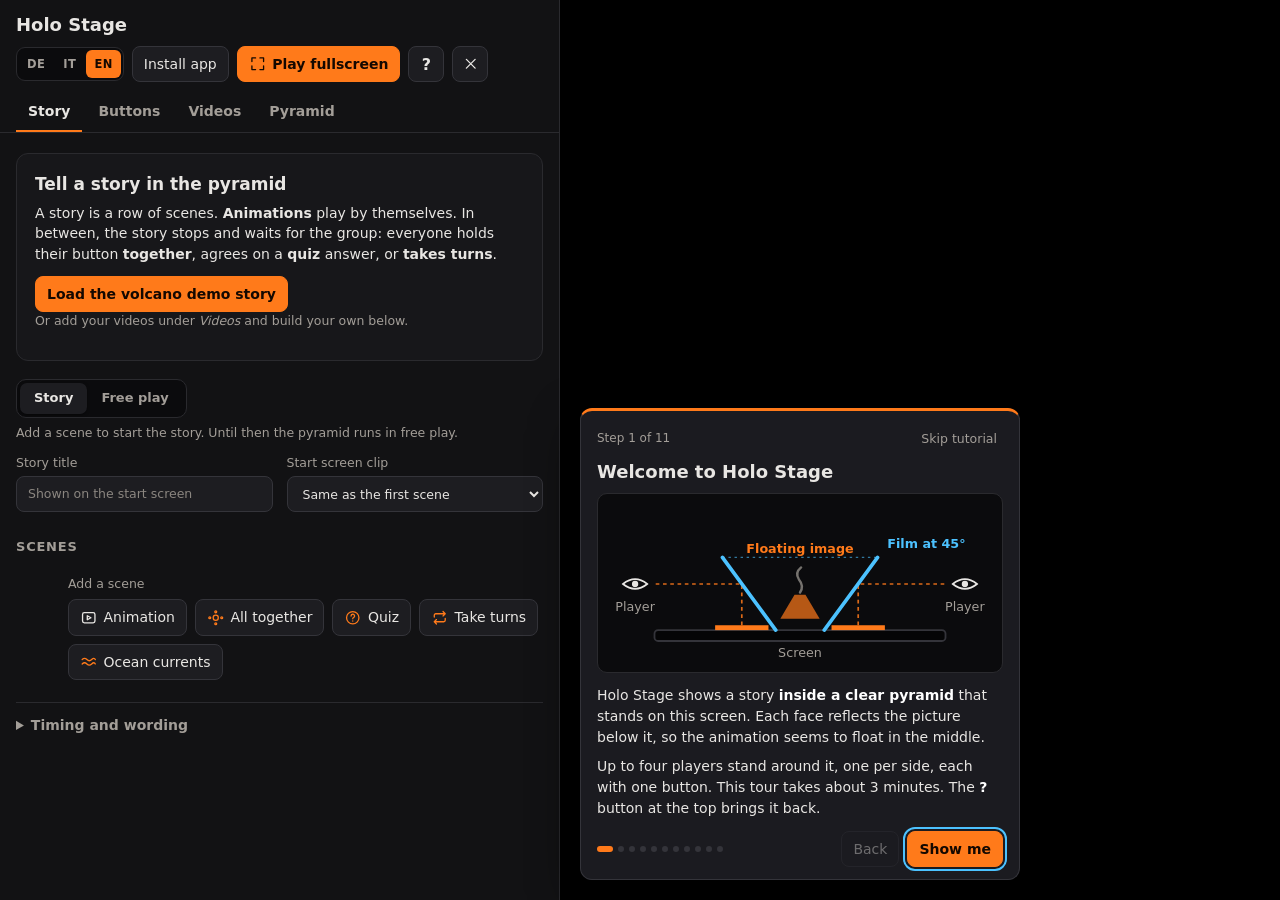
<file: index.html>
<!doctype html>
<html lang="en">
<head>
  <meta charset="utf-8">
  <meta name="viewport" content="width=device-width, initial-scale=1, viewport-fit=cover">
  <meta name="theme-color" content="#000000">
  <title>Holo Stage</title>
  <link rel="manifest" href="manifest.webmanifest">
  <link rel="icon" href="icons/icon-192.png">
  <link rel="apple-touch-icon" href="icons/icon-192.png">
  <meta name="apple-mobile-web-app-capable" content="yes">
  <link rel="stylesheet" href="style.css">
</head>
<body>
  <svg width="0" height="0" style="position:absolute" aria-hidden="true">
    <defs>
      <symbol id="i-setup" viewBox="0 0 24 24"><path d="M4 7h9M19 7h1M4 17h1M11 17h9"/><circle cx="16" cy="7" r="2.5"/><circle cx="8" cy="17" r="2.5"/></symbol>
      <symbol id="i-close" viewBox="0 0 24 24"><path d="M6 6l12 12M18 6L6 18"/></symbol>
      <symbol id="i-play" viewBox="0 0 24 24"><path d="M8 5l11 7-11 7z"/></symbol>
      <symbol id="i-pause" viewBox="0 0 24 24"><path d="M8 5v14M16 5v14"/></symbol>
      <symbol id="i-next" viewBox="0 0 24 24"><path d="M6 5l9 7-9 7zM18 5v14"/></symbol>
      <symbol id="i-prev" viewBox="0 0 24 24"><path d="M18 5l-9 7 9 7zM6 5v14"/></symbol>
      <symbol id="i-restart" viewBox="0 0 24 24"><path d="M4.5 12a7.5 7.5 0 1 0 2.4-5.5M4 4v4.5h4.5"/></symbol>
      <symbol id="i-up" viewBox="0 0 24 24"><path d="M6 14l6-6 6 6"/></symbol>
      <symbol id="i-down" viewBox="0 0 24 24"><path d="M6 10l6 6 6-6"/></symbol>
      <symbol id="i-trash" viewBox="0 0 24 24"><path d="M5 7h14M10 7V4.5h4V7M7 7l1 12.5h8L17 7"/></symbol>
      <symbol id="i-copy" viewBox="0 0 24 24"><rect x="8.5" y="8.5" width="11" height="11" rx="2"/><path d="M5 15.5V6a1.5 1.5 0 0 1 1.500-1.500H15"/></symbol>
      <symbol id="i-plus" viewBox="0 0 24 24"><path d="M12 5v14M5 12h14"/></symbol>
      <symbol id="i-film" viewBox="0 0 24 24"><rect x="3.500" y="5" width="17" height="14" rx="2.500"/><path d="M10 9.200l5 2.800-5 2.800z"/></symbol>
      <symbol id="i-together" viewBox="0 0 24 24"><circle cx="12" cy="12" r="3.500"/><circle cx="12" cy="3.800" r="1.300"/><circle cx="20.200" cy="12" r="1.300"/><circle cx="12" cy="20.200" r="1.300"/><circle cx="3.800" cy="12" r="1.300"/></symbol>
      <symbol id="i-quiz" viewBox="0 0 24 24"><circle cx="12" cy="12" r="8.500"/><path d="M9.700 9.600a2.400 2.400 0 1 1 3.500 2.100c-.8.400-1.200 1-1.200 1.800M12 16.400v.1"/></symbol>
      <symbol id="i-turns" viewBox="0 0 24 24"><path d="M16.500 3.500l3 3-3 3M4.500 11V8.500a2 2 0 0 1 2-2h13M7.500 20.500l-3-3 3-3M19.500 13v2.500a2 2 0 0 1-2 2h-13"/></symbol>
      <symbol id="i-wave" viewBox="0 0 24 24"><path d="M3 9c2.2-2.2 4.3-2.2 6.5 0s4.3 2.2 6.5 0 4-2.2 5 0M3 15c2.2-2.2 4.3-2.2 6.5 0s4.3 2.2 6.5 0 4-2.2 5 0"/></symbol>
      <symbol id="i-full" viewBox="0 0 24 24"><path d="M4 9V4h5M20 9V4h-5M4 15v5h5M20 15v5h-5"/></symbol>
      <symbol id="i-edit" viewBox="0 0 24 24"><path d="M4 20h4l10.5-10.5a2 2 0 0 0-4-4L4 16v4z"/></symbol>
    </defs>
  </svg>

  <!-- Display: square stage with four tiles in a cross, one per pyramid face -->
  <main id="stage" aria-label="Hologram stage" data-i18n-aria="ariaStage"></main>

  <!-- Guide controls: appear on pointer movement or a tap/hold in the top-left corner -->
  <div id="cornerHold" class="corner-hold" aria-hidden="true">
    <svg viewBox="0 0 36 36"><circle class="track" cx="18" cy="18" r="14"/><circle class="fill" cx="18" cy="18" r="14" pathLength="1" transform="rotate(-90 18 18)"/></svg>
  </div>
  <div id="transport" class="transport" role="toolbar" aria-label="Guide controls" data-i18n-aria="ariaGuideControls">
    <button id="gear" title="Setup (F1)" aria-label="Open setup" data-i18n-title="setupTitle" data-i18n-aria="openSetupAria"><svg class="ic"><use href="#i-setup"/></svg></button>
    <button id="tRestart" class="t-story" title="Back to the start (Home)" aria-label="Back to the start" data-i18n-title="restartTitle" data-i18n-aria="restartAria"><svg class="ic"><use href="#i-restart"/></svg></button>
    <button id="tPrev" class="t-story" title="Previous scene (←)" aria-label="Previous scene" data-i18n-title="prevTitle" data-i18n-aria="prevAria"><svg class="ic"><use href="#i-prev"/></svg></button>
    <button id="tPause" class="t-story" title="Pause (P)" aria-label="Pause" data-i18n-title="pauseTitle" data-i18n-aria="pauseAria"><svg class="ic"><use href="#i-pause"/></svg></button>
    <button id="tNext" class="t-story" title="Next scene (→)" aria-label="Next scene" data-i18n-title="nextTitle" data-i18n-aria="nextAria"><svg class="ic"><use href="#i-next"/></svg></button>
    <div id="tLang" class="lang-switch t-lang" role="group" aria-label="Language" data-i18n-aria="langAria">
      <button type="button" data-lang="de">DE</button><button type="button" data-lang="it">IT</button><button type="button" data-lang="en">EN</button>
    </div>
    <div id="tStatus" class="t-status t-story" aria-live="polite"></div>
  </div>

  <aside id="panel" class="panel" aria-label="Setup" data-i18n-aria="setupAria" hidden>
    <header class="panel-head">
      <div class="row spread">
        <h1>Holo Stage</h1>
        <div class="row">
          <div id="panelLang" class="lang-switch" role="group" aria-label="Language" data-i18n-aria="langAria">
            <button type="button" data-lang="de">DE</button><button type="button" data-lang="it">IT</button><button type="button" data-lang="en">EN</button>
          </div>
          <button id="btnInstall" hidden data-i18n="installApp">Install app</button>
          <button id="btnFullscreen" class="primary"><svg class="ic"><use href="#i-full"/></svg><span data-i18n="playFullscreen">Play fullscreen</span></button>
          <button id="btnTour" class="icon tour-btn" aria-label="Show the tutorial" title="Tutorial" data-i18n-aria="tourOpenAria" data-i18n-title="tourOpenTitle">?</button>
          <button id="btnClose" class="icon" aria-label="Close setup" title="Close setup (F1)" data-i18n-aria="closeSetupAria" data-i18n-title="closeSetupTitle"><svg class="ic"><use href="#i-close"/></svg></button>
        </div>
      </div>
      <nav class="tabs" role="tablist" aria-label="Setup sections" data-i18n-aria="tabsAria">
        <button role="tab" id="tab-btn-story" data-tab="story" aria-controls="tab-story" aria-selected="true" tabindex="0" data-i18n="tabStory">Story</button>
        <button role="tab" id="tab-btn-buttons" data-tab="buttons" aria-controls="tab-buttons" aria-selected="false" tabindex="-1" data-i18n="tabButtons">Buttons</button>
        <button role="tab" id="tab-btn-videos" data-tab="videos" aria-controls="tab-videos" aria-selected="false" tabindex="-1" data-i18n="tabVideos">Videos</button>
        <button role="tab" id="tab-btn-setup" data-tab="setup" aria-controls="tab-setup" aria-selected="false" tabindex="-1" data-i18n="tabSetup">Pyramid</button>
      </nav>
      <div id="clipShelf" class="clip-shelf" hidden></div>
    </header>

    <!-- ------------------------------------------------------------ Story -->
    <section class="tab" id="tab-story" role="tabpanel" aria-labelledby="tab-btn-story" tabindex="0">
      <div id="storyEmpty" class="empty" hidden>
        <h2 class="plain" data-i18n="emptyTitle">Tell a story in the pyramid</h2>
        <p data-i18n-html="emptyBodyHtml">A story is a row of scenes. <b>Animations</b> play by themselves. In between, the story stops and waits for the group: everyone holds their button <b>together</b>, agrees on a <b>quiz</b> answer, or <b>takes turns</b>.</p>
        <div class="row">
          <button class="primary" data-demo data-i18n="loadDemoStory">Load the volcano demo story</button>
        </div>
        <p class="hint" data-i18n-html="emptyHintHtml">Or add your videos under <i>Videos</i> and build your own below.</p>
      </div>

      <div id="storyMeta">
        <div class="seg" role="radiogroup" aria-label="What the pyramid runs" data-i18n-aria="runModeAria">
          <label><input type="radio" name="runMode" value="story"> <span data-i18n="modeStory">Story</span></label>
          <label><input type="radio" name="runMode" value="free"> <span data-i18n="modeFree">Free play</span></label>
        </div>
        <p class="hint" id="modeHint"></p>
        <div class="grid">
          <label><span data-i18n="storyTitle">Story title</span> <input id="sTitle" placeholder="Shown on the start screen" data-i18n-placeholder="storyTitlePlaceholder"></label>
          <label><span data-i18n="attractClip">Start screen clip</span> <select id="sAttract" data-clip-slot></select></label>
        </div>
      </div>

      <h2 data-i18n="scenes">Scenes</h2>
      <ol id="scenes" class="scenes"></ol>
      <div class="add-scene">
        <span class="hint" data-i18n="addScene">Add a scene</span>
        <div class="row" id="addScene"></div>
      </div>

      <details class="more">
        <summary data-i18n="timingAndWording">Timing and wording</summary>
        <div class="grid">
          <label><span data-i18n="joinSeconds">Wait for others to join (s)</span> <input id="sJoin" type="number" min="1" max="60" step="1"></label>
          <label><span data-i18n="idleReset">Back to start when nobody presses (s, 0 = never)</span> <input id="sIdle" type="number" min="0" max="600" step="5"></label>
        </div>
        <p class="hint" id="sWordsHint">The words the pyramid itself uses. Change them to your language. <code>{name}</code> is the player’s name.</p>
        <div class="grid" id="sWords"></div>
      </details>
    </section>

    <!-- ------------------------------------------------------------ Buttons -->
    <section class="tab" id="tab-buttons" role="tabpanel" aria-labelledby="tab-btn-buttons" tabindex="0" hidden>
      <h2 data-i18n="liveInput">Live input</h2>
      <p class="hint" data-i18n="liveInputHint">Press any key, gamepad or arcade button to see what the app receives.</p>
      <div id="lastInput" class="last-input">—</div>

      <h2 data-i18n="playersHeading">Players</h2>
      <p class="hint" data-i18n="playersHint">One player per pyramid face. Give each the color of their physical button: the hologram uses it to show who is who.</p>
      <div id="players" class="players"></div>
    </section>

    <!-- ------------------------------------------------------------ Videos -->
    <section class="tab" id="tab-videos" role="tabpanel" aria-labelledby="tab-btn-videos" tabindex="0" hidden>
      <h2 data-i18n="videoLibrary">Video library</h2>
      <div class="row">
        <label class="button primary"><span data-i18n="addVideos">Add video…</span><input id="fileInput" type="file" accept="video/*" hidden></label>
        <button data-demo data-i18n="loadVolcanoDemo">Load volcano demo</button>
      </div>
      <p class="hint" data-i18n="videosHint">Drop video files anywhere on this panel. Videos are stored in this browser, so they keep working offline. Use the plain, upright video on a black background. The app rotates and flips it for each face.</p>
      <div id="libPreview" class="lib-preview" hidden>
        <div class="row spread">
          <span id="libPreviewName" class="name"></span>
          <button id="libPreviewClose" class="icon" aria-label="Close preview" title="Close preview" data-i18n-aria="closePreview" data-i18n-title="closePreview"><svg class="ic"><use href="#i-close"/></svg></button>
        </div>
        <video id="libPreviewVideo" controls loop muted playsinline></video>
      </div>
      <ul id="library" class="library"></ul>
      <input id="replaceInput" type="file" accept="video/*" hidden>
      <p id="pendingClips" class="hint" hidden></p>
      <p id="storage" class="hint"></p>

      <h2 data-i18n="includedClips">Included clips</h2>
      <p class="hint" data-i18n="includedClipsHint">Ready-made hologram clips bundled with this app. Preview or add individual clips, or load a full pack into your library.</p>
      <div id="builtinPacks" class="builtin-packs"></div>

      <h2 data-i18n="minigamesHeading">Interactive minigame</h2>
      <div class="builtin-pack">
        <div class="row spread builtin-pack-head">
          <strong data-i18n="currentsGameTitle">Ocean Currents (Thermal Convection)</strong>
        </div>
        <p class="hint" data-i18n="currentsGameHint">Play directly on this screen or in 4-sided pyramid mode, or add an Ocean currents scene to any story.</p>
        <div class="row">
          <a class="button primary" href="ocean_currents/index.html" target="_blank" rel="noopener" data-i18n="openCurrentsScreen">Play on screen ↗</a>
          <a class="button" href="ocean_currents/index.html?pyramid=1" target="_blank" rel="noopener" data-i18n="openCurrentsPyramid">4-side pyramid ↗</a>
        </div>
      </div>
    </section>

    <!-- ------------------------------------------------------------ Pyramid -->
    <section class="tab" id="tab-setup" role="tabpanel" aria-labelledby="tab-btn-setup" tabindex="0" hidden>
      <h2 data-i18n="layoutHeading">Layout</h2>
      <div class="grid">
        <label><span data-i18n="tileSize">Tile size</span> <input id="lTile" type="range" min="0.15" max="0.5" step="0.005"><output></output></label>
        <label><span data-i18n="centerHole">Center hole</span> <input id="lHole" type="range" min="0" max="0.6" step="0.005"><output></output></label>
        <label><span data-i18n="edgeFade">Edge fade</span> <input id="lFeather" type="range" min="0" max="0.25" step="0.005"><output></output></label>
        <label><span data-i18n="crossfadeMs">Crossfade (ms)</span> <input id="lFade" type="range" min="0" max="1500" step="50"><output></output></label>
        <label><span data-i18n="orientation">Orientation</span>
          <select id="lOrientation">
            <option value="outward" data-i18n="orientOutward">Small end on screen (phone/tablet pyramid)</option>
            <option value="inward" data-i18n="orientInward">Big end on screen (apex points up)</option>
          </select>
        </label>
        <label><span data-i18n="rotateStage">Rotate stage</span>
          <select id="lRotate">
            <option value="0">0°</option><option value="90">90°</option>
            <option value="180">180°</option><option value="270">270°</option>
          </select>
        </label>
        <label class="check"><input id="lMirror" type="checkbox"> <span data-i18n="mirrorLR">Mirror left/right</span></label>
        <label class="check"><input id="lTap" type="checkbox"> <span data-i18n="tapTrigger">Touching a tile presses its button</span></label>
        <label class="check"><input id="lGuides" type="checkbox"> <span data-i18n="showGuides">Show alignment guides</span></label>
        <label class="check"><input id="lKiosk" type="checkbox"> <span data-i18n="kioskLock">Exhibit lock (hold top-left corner to show controls)</span></label>
        <label class="check"><input id="lSound" type="checkbox"> <span data-i18n="soundEffects">Sound effects</span></label>
      </div>

      <div id="buildSection">
      <h2 data-i18n="buildHeading">Build the pyramid</h2>
      <p class="hint" data-i18n="buildHint">Enter your screen size. The sizes follow the tile size and center hole above, so the pyramid fits the picture exactly.</p>
      <div class="grid three">
        <label><span data-i18n="screenDiag">Screen diagonal (inch)</span> <input id="bDiag" type="number" min="3" max="100" step="0.1" inputmode="decimal"></label>
        <label><span data-i18n="screenRatio">Aspect ratio</span>
          <select id="bRatio">
            <option value="16:9">16:9</option><option value="16:10">16:10</option><option value="4:3">4:3</option>
            <option value="3:2">3:2</option><option value="19.5:9">19.5:9</option><option value="20:9">20:9</option>
          </select>
        </label>
        <label><span data-i18n="screenShort">Short side of the picture (mm)</span> <input id="bShort" type="number" min="40" max="1500" step="1" inputmode="decimal"></label>
      </div>
      <p class="hint" data-i18n="screenShortHint">Most accurate: measure the short side of the lit picture (without the frame) with a ruler and type it in.</p>
      <div class="build">
        <svg id="bPreview" class="build-preview" aria-hidden="true"></svg>
        <dl id="bDims" class="build-dims"></dl>
      </div>
      <div class="row">
        <button id="btnPrintTemplate" class="primary" data-i18n="printTemplate">Print cutting template</button>
      </div>
      <p class="hint" id="bSheet"></p>
      <details class="more" id="bGuide">
        <summary data-i18n="buildSteps">How to cut and assemble it</summary>
        <ol id="bSteps" class="steps"></ol>
      </details>
      </div>

      <h2 data-i18n="backupHeading">Backup</h2>
      <div class="row" id="backupRow">
        <button id="btnExport" data-i18n="exportBtn">Export story and settings</button>
        <label class="button"><span data-i18n="importBtn">Import</span><input id="importInput" type="file" accept="application/json" hidden></label>
        <button id="btnReset" class="danger" data-i18n="resetBtn">Reset everything</button>
      </div>
      <p class="hint" data-i18n="backupHint">The file contains the story, players, buttons and layout. It doesn’t contain the videos; on another device they are linked again by file name.</p>
    </section>
    <div id="notice" class="notice" role="status" aria-live="polite" hidden></div>
  </aside>

  <template id="tplPlayer">
    <article class="player">
      <div class="row">
        <input class="p-color" type="color" aria-label="Button color" data-i18n-aria="buttonColorAria">
        <input class="p-name" aria-label="Player name" data-i18n-aria="playerNameAria">
        <button class="p-test" data-i18n="testPress">Test press</button>
      </div>
      <div class="grid two">
        <label><span data-i18n="pyramidFace">Pyramid face</span>
          <select class="p-side">
            <option value="bottom" data-i18n="sideBottom">Bottom (near edge)</option>
            <option value="right" data-i18n="sideRight">Right</option>
            <option value="top" data-i18n="sideTop">Top (far edge)</option>
            <option value="left" data-i18n="sideLeft">Left</option>
          </select>
        </label>
        <div class="binding">
          <span><span data-i18n="buttonLabel">Button</span> <b class="p-binding">none</b></span>
          <div class="row">
            <button class="p-learn" data-i18n="assignButton">Assign button</button>
            <button class="p-unbind" title="Remove button" data-i18n="clear" data-i18n-title="removeButtonTitle">Clear</button>
          </div>
        </div>
        <label><span data-i18n="faceLang">Face language</span>
          <select class="p-lang">
            <option value="" data-i18n="faceLangApp">Same as app</option>
            <option value="de">Deutsch</option>
            <option value="it">Italiano</option>
            <option value="en">English</option>
          </select>
        </label>
      </div>
      <details class="more">
        <summary data-i18n="freePlayClips">Free play clips</summary>
        <p class="hint" data-i18n-html="onlyFreePlayHtml">Only used in <i>Free play</i>, when no story runs.</p>
        <label><span data-i18n="modeLabel">Mode</span>
          <select class="p-mode">
            <option value="trigger" data-i18n="modeTrigger">Trigger (idle loop, each press plays an action)</option>
            <option value="cycle" data-i18n="modeCycle">Cycle (each press switches to the next clip)</option>
          </select>
        </label>
        <label class="check"><input class="p-interrupt" type="checkbox"> <span data-i18n="interruptCheck">A press during an action restarts it right away</span></label>
        <div class="label-edit">
          <label><span data-i18n="infoLabel">Info label (shown in the hologram)</span>
            <textarea class="p-ltext" rows="2" placeholder="e.g. Press your button to erupt!" data-i18n-placeholder="infoLabelPlaceholder"></textarea>
          </label>
          <div class="grid three">
            <label><span data-i18n="position">Position</span>
              <select class="p-lpos">
                <option value="top" data-i18n="posTop">Top of clip</option>
                <option value="middle" data-i18n="posMiddle">Middle</option>
                <option value="bottom" data-i18n="posBottom">Bottom of clip</option>
              </select>
            </label>
            <label><span data-i18n="show">Show</span>
              <select class="p-lshow">
                <option value="always" data-i18n="showAlways">Always</option>
                <option value="idle" data-i18n="showIdle">Only while idle</option>
                <option value="action" data-i18n="showAction">Only during action</option>
              </select>
            </label>
            <label><span data-i18n="color">Color</span> <input class="p-lcolor" type="color"></label>
          </div>
          <label><span data-i18n="textSize">Text size</span> <input class="p-lsize" type="range" min="0.03" max="0.2" step="0.005"></label>
        </div>
        <ol class="p-clips"></ol>
        <select class="p-add" data-clip-slot aria-label="Add a clip to this player" data-i18n-aria="addClipToPlayerAria"></select>
      </details>
    </article>
  </template>

  <!-- First-run tutorial: a card that walks through the setup panel -->
  <section id="tour" class="tour" role="dialog" aria-modal="false" aria-labelledby="tourTitle" hidden>
    <div class="row spread">
      <span id="tourCount" class="tour-count"></span>
      <button id="tourSkip" class="tour-skip" data-i18n="tourSkip">Skip tutorial</button>
    </div>
    <h2 id="tourTitle" class="plain"></h2>
    <div id="tourArt" class="tour-art-wrap" hidden></div>
    <div id="tourBody" class="tour-body"></div>
    <div class="row spread">
      <div id="tourDots" class="tour-dots" aria-hidden="true"></div>
      <div class="row">
        <button id="tourBack" data-i18n="tourBack">Back</button>
        <button id="tourNext" class="primary" data-i18n="tourNext">Next</button>
      </div>
    </div>
  </section>

  <!-- Filled only while printing the cutting template; hidden on screen -->
  <div id="printSheet" aria-hidden="true"></div>

  <script src="i18n.js"></script>
  <script src="app.js"></script>
  <script src="currents.js"></script>
  <script src="story.js"></script>
  <script src="ui.js"></script>
</body>
</html>
</file>
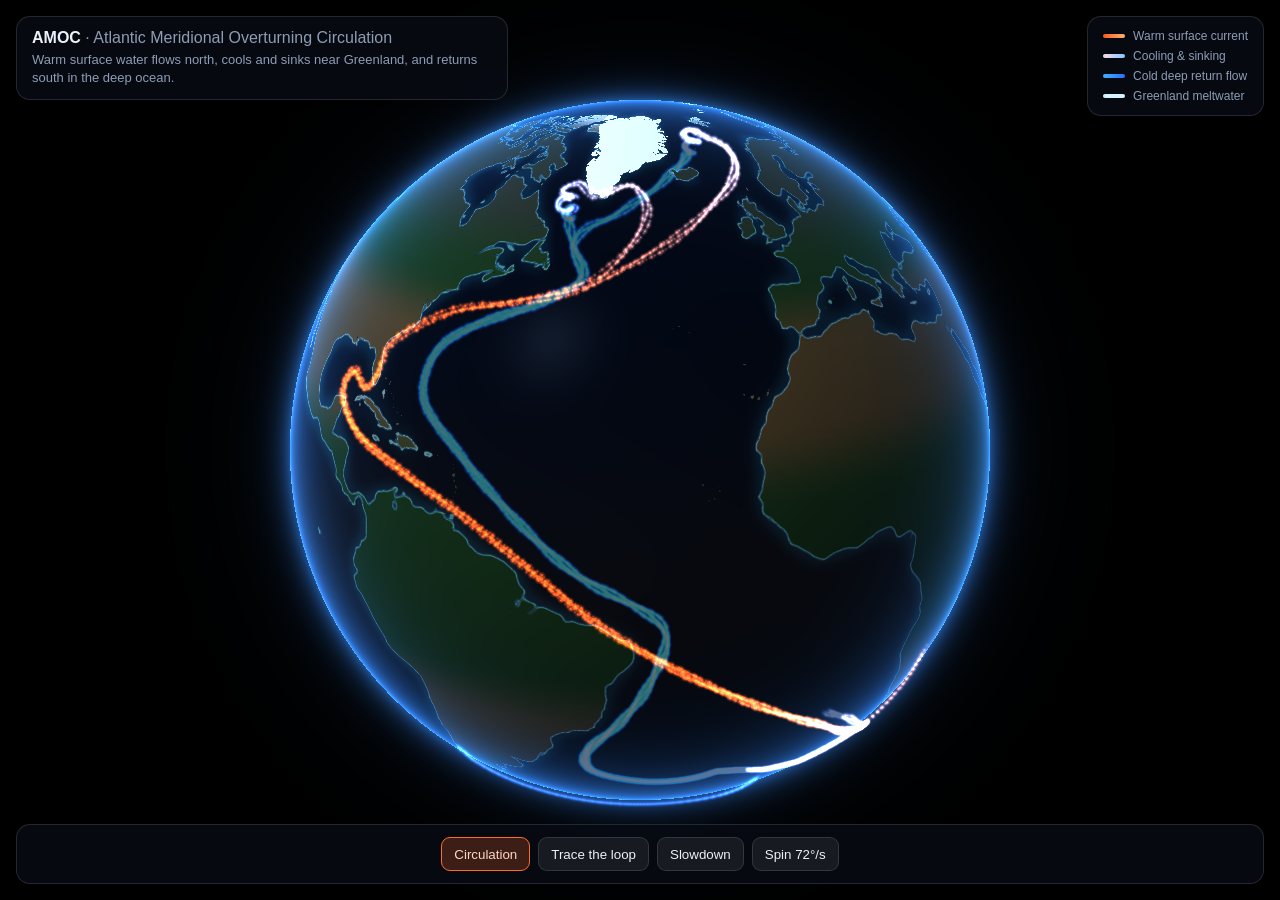
<file: amoc/index.html>
<!doctype html>
<html lang="en">
<head>
<meta charset="utf-8">
<meta name="viewport" content="width=device-width, initial-scale=1">
<title>AMOC Ocean Conveyor</title>
<style>
  :root {
    --panel: rgba(8, 12, 20, 0.82);
    --line: rgba(255, 255, 255, 0.12);
    --fg: #eaf1fb;
    --muted: #8d9db5;
    --warm: #ff6a2b;
    --cold: #3cb4ff;
  }
  * { box-sizing: border-box; margin: 0; padding: 0; }
  html, body { width: 100%; height: 100%; overflow: hidden; background: #000; color: var(--fg);
    font-family: -apple-system, BlinkMacSystemFont, "Segoe UI", Roboto, Inter, sans-serif; user-select: none; }
  canvas { display: block; width: 100%; height: 100%; cursor: grab; touch-action: none; }
  canvas:active { cursor: grabbing; }
  .hud { position: fixed; inset: 0; pointer-events: none; display: flex; flex-direction: column;
    justify-content: space-between; padding: 16px; }
  body.headless .hud { display: none; }
  .card { pointer-events: auto; background: var(--panel); border: 1px solid var(--line); border-radius: 14px;
    padding: 12px 15px; backdrop-filter: blur(10px); -webkit-backdrop-filter: blur(10px); }
  .top { display: flex; justify-content: space-between; gap: 12px; flex-wrap: wrap; align-items: flex-start; }
  h1 { font-size: 16px; font-weight: 650; }
  h1 span { color: var(--muted); font-weight: 500; }
  .caption { font-size: 13px; color: var(--muted); margin-top: 4px; max-width: 460px; line-height: 1.4; min-height: 2.8em; }
  .legend { display: grid; gap: 6px; font-size: 12px; color: var(--muted); }
  .legend div { display: flex; align-items: center; gap: 8px; }
  .sw { width: 22px; height: 4px; border-radius: 2px; }
  .bar { display: flex; flex-wrap: wrap; gap: 8px; align-items: center; justify-content: center; }
  button { appearance: none; background: rgba(255,255,255,0.07); color: var(--fg); border: 1px solid var(--line);
    border-radius: 9px; padding: 7px 12px; min-height: 34px; font: 600 12.5px/1 inherit; cursor: pointer; }
  button:hover { background: rgba(255,255,255,0.14); }
  button[aria-pressed="true"] { background: rgba(255,106,43,0.22); border-color: var(--warm); color: #ffd6c2; }
  @media (max-width: 560px) { .legend { display: none; } }
</style>
</head>
<body>
<canvas id="gl"></canvas>
<div class="hud">
  <div class="top">
    <div class="card">
      <h1>AMOC <span>· Atlantic Meridional Overturning Circulation</span></h1>
      <p class="caption" id="caption">Warm surface water flows north, cools and sinks near Greenland, and returns south in the deep ocean.</p>
    </div>
    <div class="card legend">
      <div><i class="sw" style="background:linear-gradient(90deg,#ff5a1f,#ffb070)"></i>Warm surface current</div>
      <div><i class="sw" style="background:linear-gradient(90deg,#ffd9e8,#7fc8ff)"></i>Cooling &amp; sinking</div>
      <div><i class="sw" style="background:linear-gradient(90deg,#3cb4ff,#2a6dff)"></i>Cold deep return flow</div>
      <div><i class="sw" style="background:#d8f3ff"></i>Greenland meltwater</div>
    </div>
  </div>
  <div class="card bar">
    <button data-mode="loop" aria-pressed="true">Circulation</button>
    <button data-mode="story" aria-pressed="false">Trace the loop</button>
    <button data-mode="weaken" aria-pressed="false">Slowdown</button>
    <button id="spin" aria-pressed="false">Spin 72°/s</button>
  </div>
</div>

<script>
'use strict';
// ---------------------------------------------------------------- math
const D2R = Math.PI / 180;
const clamp = (x, a, b) => Math.min(b, Math.max(a, x));
const lerp = (a, b, t) => a + (b - a) * t;
const smooth = (e0, e1, x) => { const t = clamp((x - e0) / (e1 - e0), 0, 1); return t * t * (3 - 2 * t); };
const ease = t => t * t * (3 - 2 * t);
function llv(lat, lon) {
  const a = lat * D2R, b = lon * D2R;
  return [Math.cos(a) * Math.sin(b), Math.sin(a), Math.cos(a) * Math.cos(b)];
}
const vadd = (a, b) => [a[0] + b[0], a[1] + b[1], a[2] + b[2]];
const vsub = (a, b) => [a[0] - b[0], a[1] - b[1], a[2] - b[2]];
const vmul = (a, s) => [a[0] * s, a[1] * s, a[2] * s];
const vlen = a => Math.hypot(a[0], a[1], a[2]);
const vnorm = a => vmul(a, 1 / (vlen(a) || 1));
const vcross = (a, b) => [a[1] * b[2] - a[2] * b[1], a[2] * b[0] - a[0] * b[2], a[0] * b[1] - a[1] * b[0]];
const vdot = (a, b) => a[0] * b[0] + a[1] * b[1] + a[2] * b[2];

// row-major 3x3 globe rotation: object (lat/lon) space -> world, so (lat0, lon0) faces the camera
function globeRot(lat0, lon0) {
  const y = -lon0 * D2R, x = lat0 * D2R;
  const cy = Math.cos(y), sy = Math.sin(y), cx = Math.cos(x), sx = Math.sin(x);
  const Ry = [cy, 0, sy, 0, 1, 0, -sy, 0, cy];
  const Rx = [1, 0, 0, 0, cx, -sx, 0, sx, cx];
  const m = new Array(9);
  for (let r = 0; r < 3; r++) for (let c = 0; c < 3; c++)
    m[r * 3 + c] = Rx[r * 3] * Ry[c] + Rx[r * 3 + 1] * Ry[3 + c] + Rx[r * 3 + 2] * Ry[6 + c];
  return m;
}
const colMajor3 = m => new Float32Array([m[0], m[3], m[6], m[1], m[4], m[7], m[2], m[5], m[8]]);
const mulT3 = (m, v) => [m[0] * v[0] + m[3] * v[1] + m[6] * v[2], m[1] * v[0] + m[4] * v[1] + m[7] * v[2], m[2] * v[0] + m[5] * v[1] + m[8] * v[2]];

function perspective(fovy, aspect, n, f) {
  const t = 1 / Math.tan(fovy / 2);
  return [t / aspect, 0, 0, 0, 0, t, 0, 0, 0, 0, (f + n) / (n - f), -1, 0, 0, 2 * f * n / (n - f), 0];
}
function mul4(a, b) { // column-major
  const o = new Array(16);
  for (let c = 0; c < 4; c++) for (let r = 0; r < 4; r++) {
    let s = 0; for (let k = 0; k < 4; k++) s += a[k * 4 + r] * b[c * 4 + k]; o[c * 4 + r] = s;
  }
  return o;
}
function inv4(m) {
  const inv = new Array(16);
  inv[0] = m[5]*m[10]*m[15]-m[5]*m[11]*m[14]-m[9]*m[6]*m[15]+m[9]*m[7]*m[14]+m[13]*m[6]*m[11]-m[13]*m[7]*m[10];
  inv[4] = -m[4]*m[10]*m[15]+m[4]*m[11]*m[14]+m[8]*m[6]*m[15]-m[8]*m[7]*m[14]-m[12]*m[6]*m[11]+m[12]*m[7]*m[10];
  inv[8] = m[4]*m[9]*m[15]-m[4]*m[11]*m[13]-m[8]*m[5]*m[15]+m[8]*m[7]*m[13]+m[12]*m[5]*m[11]-m[12]*m[7]*m[9];
  inv[12] = -m[4]*m[9]*m[14]+m[4]*m[10]*m[13]+m[8]*m[5]*m[14]-m[8]*m[6]*m[13]-m[12]*m[5]*m[10]+m[12]*m[6]*m[9];
  inv[1] = -m[1]*m[10]*m[15]+m[1]*m[11]*m[14]+m[9]*m[2]*m[15]-m[9]*m[3]*m[14]-m[13]*m[2]*m[11]+m[13]*m[3]*m[10];
  inv[5] = m[0]*m[10]*m[15]-m[0]*m[11]*m[14]-m[8]*m[2]*m[15]+m[8]*m[3]*m[14]+m[12]*m[2]*m[11]-m[12]*m[3]*m[10];
  inv[9] = -m[0]*m[9]*m[15]+m[0]*m[11]*m[13]+m[8]*m[1]*m[15]-m[8]*m[3]*m[13]-m[12]*m[1]*m[11]+m[12]*m[3]*m[9];
  inv[13] = m[0]*m[9]*m[14]-m[0]*m[10]*m[13]-m[8]*m[1]*m[14]+m[8]*m[2]*m[13]+m[12]*m[1]*m[10]-m[12]*m[2]*m[9];
  inv[2] = m[1]*m[6]*m[15]-m[1]*m[7]*m[14]-m[5]*m[2]*m[15]+m[5]*m[3]*m[14]+m[13]*m[2]*m[7]-m[13]*m[3]*m[6];
  inv[6] = -m[0]*m[6]*m[15]+m[0]*m[7]*m[14]+m[4]*m[2]*m[15]-m[4]*m[3]*m[14]-m[12]*m[2]*m[7]+m[12]*m[3]*m[6];
  inv[10] = m[0]*m[5]*m[15]-m[0]*m[7]*m[13]-m[4]*m[1]*m[15]+m[4]*m[3]*m[13]+m[12]*m[1]*m[7]-m[12]*m[3]*m[5];
  inv[14] = -m[0]*m[5]*m[14]+m[0]*m[6]*m[13]+m[4]*m[1]*m[14]-m[4]*m[2]*m[13]-m[12]*m[1]*m[6]+m[12]*m[2]*m[5];
  inv[3] = -m[1]*m[6]*m[11]+m[1]*m[7]*m[10]+m[5]*m[2]*m[11]-m[5]*m[3]*m[10]-m[9]*m[2]*m[7]+m[9]*m[3]*m[6];
  inv[7] = m[0]*m[6]*m[11]-m[0]*m[7]*m[10]-m[4]*m[2]*m[11]+m[4]*m[3]*m[10]+m[8]*m[2]*m[7]-m[8]*m[3]*m[6];
  inv[11] = -m[0]*m[5]*m[11]+m[0]*m[7]*m[9]+m[4]*m[1]*m[11]-m[4]*m[3]*m[9]-m[8]*m[1]*m[7]+m[8]*m[3]*m[5];
  inv[15] = m[0]*m[5]*m[10]-m[0]*m[6]*m[9]-m[4]*m[1]*m[10]+m[4]*m[2]*m[9]+m[8]*m[1]*m[6]-m[8]*m[2]*m[5];
  let det = m[0] * inv[0] + m[1] * inv[4] + m[2] * inv[8] + m[3] * inv[12];
  det = 1 / det;
  return inv.map(v => v * det);
}

// ---------------------------------------------------------------- current paths
// waypoint: [lat, lon, depth (0 surface .. 1 deep), temperature (1 warm .. 0 cold), speed, key?]
const SURF_R = 1.012, DEEP_R = 0.952;
const radiusAt = d => lerp(SURF_R, DEEP_R, d);

const UPPER_SOUTH = [
  [-39, 19, 0, 0.72, 1.0, 'start'],   // Agulhas leakage off the Cape
  [-34, 8, 0, 0.78, 1.0],
  [-26, -4, 0, 0.84, 1.0],
  [-17, -18, 0, 0.9, 1.05],
  [-9, -30, 0, 0.95, 1.1],
  [-2, -40, 0, 1, 1.2],                // North Brazil Current
  [5, -49, 0, 1, 1.3],
  [11, -59, 0, 1, 1.3],
  [15, -70, 0, 1, 1.25],               // Caribbean
  [18.5, -82, 0, 1, 1.25],
  [23, -87.5, 0, 1, 1.3],              // Loop Current
  [26, -86, 0, 1, 1.4],
  [24.3, -81.5, 0, 1, 1.7],            // Florida Straits
  [27, -79.8, 0, 1, 1.9],
  [31, -79.6, 0, 1, 2.0],              // Gulf Stream
  [35, -74.8, 0, 1, 2.0],
  [38.5, -68, 0, 0.96, 1.9],
  [41, -57, 0, 0.92, 1.7],
  [44, -45, 0, 0.86, 1.5],
];
const NORDIC_ARM = [
  [48.5, -34, 0, 0.8, 1.35],           // North Atlantic Current
  [53, -24, 0, 0.73, 1.25],
  [57.5, -15, 0, 0.66, 1.2],
  [61.5, -6, 0, 0.58, 1.1],            // Faroe–Shetland
  [65.5, 1, 0, 0.5, 1.0],              // Norwegian Atlantic Current
  [70, 4, 0, 0.42, 0.9],
  [73.5, -1, 0, 0.34, 0.8, 'sink'],    // Greenland Sea convection
];
const LABRADOR_ARM = [
  [49, -38, 0, 0.76, 1.3],
  [54.5, -33, 0, 0.68, 1.2],
  [59, -32.5, 0, 0.6, 1.1],            // Irminger Current
  [62, -37, 0, 0.52, 1.0],
  [60.5, -42.5, 0, 0.46, 1.0],
  [59.6, -46.5, 0, 0.4, 1.0],          // Cape Farewell
  [62, -52.5, 0, 0.33, 0.9],           // West Greenland Current
  [60, -56.5, 0, 0.28, 0.8, 'sink'],   // Labrador Sea convection
];
const DEEP_NORDIC = [
  [72.5, -11, 1, 0, 0.55],
  [68.5, -22, 1, 0, 0.6],
  [65.6, -28, 1, 0, 0.7],              // Denmark Strait overflow
  [62.5, -35, 1, 0, 0.65],
  [59, -42, 1, 0, 0.6],
  [56.5, -48.5, 1, 0, 0.6],
];
const DEEP_SOUTH = [
  [53, -50.5, 1, 0, 0.6],              // Deep Western Boundary Current
  [47.5, -46.5, 1, 0, 0.6],
  [42.5, -55, 1, 0, 0.6],
  [38, -66, 1, 0, 0.6],
  [33, -72.5, 1, 0, 0.6],
  [26, -72.5, 1, 0, 0.6],
  [19, -63, 1, 0, 0.6],
  [12, -54, 1, 0, 0.6],
  [4, -44, 1, 0, 0.6],
  [-5, -30.5, 1, 0, 0.6],
  [-14, -32, 1, 0, 0.6],
  [-24, -37, 1, 0, 0.6],
  [-34, -44, 1, 0, 0.6],
  [-43, -45, 1, 0, 0.6],
  [-51, -35, 1, 0, 0.6],
  [-57, -20, 1, 0.05, 0.6],
  [-60.5, -6, 1, 0.08, 0.6, 'up'],     // Southern Ocean upwelling
  [-61.5, 4, 0.65, 0.16, 0.6],
  [-59, 11, 0.25, 0.3, 0.7],
  [-54.5, 17, 0, 0.45, 0.85],
  [-47, 21, 0, 0.58, 0.95],
  [-42, 21.5, 0, 0.66, 1.0],
];
// Sinking: a tightening spiral from the surface down to the deep layer
function sinkSpiral(lat, lon, t0, turns = 2.4, n = 22) {
  const pts = [];
  for (let i = 1; i <= n; i++) {
    const u = i / n, ang = u * turns * 2 * Math.PI;
    const rad = lerp(2.6, 0.5, u);
    pts.push([lat + rad * Math.sin(ang) * 0.55, lon + rad * Math.cos(ang) / Math.cos(lat * D2R) * 0.55,
      ease(u), lerp(t0, 0, u), 0.55, i === n ? 'deep' : undefined]);
  }
  return pts;
}
const LOOPS = [
  { name: 'nordic', wps: [...UPPER_SOUTH, ...NORDIC_ARM, ...sinkSpiral(74.3, -5, 0.34), ...DEEP_NORDIC, ...DEEP_SOUTH], n: 660, bright: 1 },
  { name: 'labrador', wps: [...UPPER_SOUTH, ...LABRADOR_ARM, ...sinkSpiral(58, -54, 0.28), ...DEEP_SOUTH], n: 600, bright: 0.9 },
];
// Rest of the global conveyor (Indo-Pacific), dimmer context so the far side of the globe is not empty
const GLOBAL = { name: 'global', n: 520, bright: 0.5, wps: [
  [-60, 60, 1, 0, 0.6], [-61, 100, 1, 0, 0.6], [-60, 140, 1, 0, 0.6], [-52, 168, 1, 0, 0.6],
  [-38, -176, 1, 0, 0.6], [-18, -168, 1, 0, 0.6], [2, -165, 1, 0, 0.6], [20, -168, 1, 0, 0.6],
  [36, -172, 1, 0.05, 0.6], [44, -168, 0.6, 0.25, 0.6], [44, -178, 0.15, 0.45, 0.7], // North Pacific upwelling
  [38, 165, 0, 0.6, 0.9], [28, 152, 0, 0.72, 1.0], [17, 138, 0, 0.85, 1.0], [7, 128, 0, 0.95, 1.0],
  [-2, 121.5, 0, 1, 1.1], [-9, 114, 0, 1, 1.1],                           // Indonesian Throughflow
  [-13, 98, 0, 1, 1.0], [-17, 80, 0, 0.95, 1.0], [-22, 62, 0, 0.9, 1.0], [-30, 46, 0, 0.85, 1.1],
  [-36, 31, 0, 0.8, 1.3],                                                    // Agulhas Current
  [-41, 23, 0, 0.72, 1.1], [-47, 30, 0.4, 0.4, 0.8], [-55, 42, 0.9, 0.1, 0.6],
] };
// Antarctic Circumpolar Current: context ring, flows east all the way round
const ACC = { name: 'acc', wps: [], n: 420, bright: 0.26 };
for (let i = 0; i < 30; i++) {
  const lon = -180 + i * 12;
  ACC.wps.push([-56 - 3.5 * Math.sin(lon * D2R * 2 + 0.7) - 2 * Math.sin(lon * D2R * 5), lon, 0, 0.12, 1.0]);
}

const TABLE = 4096, LANES = 3, TRAIL = 7;

function catmull(p0, p1, p2, p3, t) { // centripetal Catmull–Rom
  const tj = (a, b) => Math.pow(Math.max(vlen(vsub(b, a)), 1e-6), 0.5);
  const t0 = 0, t1 = t0 + tj(p0, p1), t2 = t1 + tj(p1, p2), t3 = t2 + tj(p2, p3);
  const tt = lerp(t1, t2, t);
  const A1 = vadd(vmul(p0, (t1 - tt) / (t1 - t0)), vmul(p1, (tt - t0) / (t1 - t0)));
  const A2 = vadd(vmul(p1, (t2 - tt) / (t2 - t1)), vmul(p2, (tt - t1) / (t2 - t1)));
  const A3 = vadd(vmul(p2, (t3 - tt) / (t3 - t2)), vmul(p3, (tt - t2) / (t3 - t2)));
  const B1 = vadd(vmul(A1, (t2 - tt) / (t2 - t0)), vmul(A2, (tt - t0) / (t2 - t0)));
  const B2 = vadd(vmul(A2, (t3 - tt) / (t3 - t1)), vmul(A3, (tt - t1) / (t3 - t1)));
  return vadd(vmul(B1, (t2 - tt) / (t2 - t1)), vmul(B2, (tt - t1) / (t2 - t1)));
}

function buildPath(def) {
  const W = def.wps, n = W.length;
  const P = W.map(w => vmul(llv(w[0], w[1]), radiusAt(w[2])));
  const raw = []; // dense samples along the closed loop
  const keys = {};
  const SUB = 36;
  for (let i = 0; i < n; i++) {
    const a = W[i], b = W[(i + 1) % n];
    if (a[5]) keys[a[5]] = raw.length;
    for (let s = 0; s < SUB; s++) {
      const u = s / SUB;
      const p = catmull(P[(i - 1 + n) % n], P[i], P[(i + 1) % n], P[(i + 2) % n], u);
      const depth = lerp(a[2], b[2], u);
      const pos = vmul(vnorm(p), radiusAt(depth));
      raw.push({ pos, depth, temp: lerp(a[3], b[3], u), speed: lerp(a[4], b[4], u) });
    }
  }
  // arc length and travel time
  let arc = 0, tau = 0;
  raw[0].arc = 0; raw[0].tau = 0;
  for (let i = 1; i <= raw.length; i++) {
    const r0 = raw[i - 1], r1 = raw[i % raw.length];
    const ds = vlen(vsub(r1.pos, r0.pos));
    arc += ds; tau += ds / ((r0.speed + r1.speed) / 2);
    if (i < raw.length) { r1.arc = arc; r1.tau = tau; }
  }
  const totalArc = arc, totalTau = tau;
  // resample uniformly in travel time
  const tab = { x: new Float32Array(TABLE), y: new Float32Array(TABLE), z: new Float32Array(TABLE),
    temp: new Float32Array(TABLE), depth: new Float32Array(TABLE), arc: new Float32Array(TABLE),
    nx: new Float32Array(TABLE), ny: new Float32Array(TABLE), nz: new Float32Array(TABLE), w: new Float32Array(TABLE) };
  let j = 0;
  for (let k = 0; k < TABLE; k++) {
    const target = k / TABLE * totalTau;
    while (j < raw.length - 1 && raw[j + 1].tau < target) j++;
    const r0 = raw[j], r1 = raw[(j + 1) % raw.length];
    const t1 = j + 1 < raw.length ? r1.tau : totalTau, a1 = j + 1 < raw.length ? r1.arc : totalArc;
    const u = clamp((target - r0.tau) / Math.max(t1 - r0.tau, 1e-9), 0, 1);
    const pos = vadd(vmul(r0.pos, 1 - u), vmul(r1.pos, u));
    tab.x[k] = pos[0]; tab.y[k] = pos[1]; tab.z[k] = pos[2];
    tab.temp[k] = lerp(r0.temp, r1.temp, u);
    tab.depth[k] = lerp(r0.depth, r1.depth, u);
    tab.arc[k] = lerp(r0.arc, a1, u) / totalArc;
    const lat = Math.asin(clamp(pos[1] / vlen(pos), -1, 1)) / D2R;
    // how much this stretch belongs to the overturning (weakens in a slowdown); the Gulf Stream is wind-driven too
    tab.w[k] = Math.max(smooth(38, 52, lat), smooth(0.05, 0.35, tab.depth[k]), def.name === 'acc' || def.name === 'global' ? 0 : 0.35 * smooth(-30, -45, lat));
  }
  for (let k = 0; k < TABLE; k++) { // sideways direction, for lanes
    const a = (k - 2 + TABLE) % TABLE, b = (k + 2) % TABLE;
    const tg = [tab.x[b] - tab.x[a], tab.y[b] - tab.y[a], tab.z[b] - tab.z[a]];
    const up = [tab.x[k], tab.y[k], tab.z[k]];
    const sd = vnorm(vcross(tg, up));
    tab.nx[k] = sd[0]; tab.ny[k] = sd[1]; tab.nz[k] = sd[2];
  }
  const keyArc = {};
  for (const k in keys) keyArc[k] = raw[keys[k]].arc / totalArc;
  return { def, tab, totalTau, keyArc };
}

const PATHS = LOOPS.map(buildPath);
const CONTEXT_PATHS = [buildPath(ACC), buildPath(GLOBAL)];
const FLOW = 0.09; // radians per second at speed 1

// stage 0..4 -> fraction of the path revealed (0 start, 1 sinking, 2 deep, 3 upwelling, 4 whole loop)
function stageArc(path, stage) {
  const k = [0, path.keyArc.sink, path.keyArc.deep, path.keyArc.up, 1];
  if (stage >= 4) return 1.01;
  const i = Math.floor(clamp(stage, 0, 3.999));
  return lerp(k[i], k[i + 1], stage - i);
}

function tempColor(t) {
  // cold deep blue -> pale (cooling) -> warm orange-red
  const cold = [0.06, 0.32, 1.0], mid = [0.95, 0.8, 0.95], warm = [1.0, 0.32, 0.07];
  if (t < 0.5) { const u = smooth(0, 0.5, t); return [lerp(cold[0], mid[0], u), lerp(cold[1], mid[1], u), lerp(cold[2], mid[2], u)]; }
  const u = smooth(0.5, 1, t);
  return [lerp(mid[0], warm[0], u), lerp(mid[1], warm[1], u), lerp(mid[2], warm[2], u)];
}

// ---------------------------------------------------------------- meltwater seeds
function rng(seed) { let s = seed >>> 0; return () => ((s = (s * 1664525 + 1013904223) >>> 0) / 4294967296); }
const MELT = [];
{
  const r = rng(7);
  const east = [[76, -18], [73, -21], [70, -23], [67.5, -31], [65, -38.5], [62, -42]];
  const west = [[60.8, -47], [63.5, -51.5], [66.5, -53.8], [69.5, -52.5], [72.5, -56]];
  for (let i = 0; i < 520; i++) {
    const isEast = r() < 0.55, src = isEast ? east : west;
    const k = Math.floor(r() * (src.length - 1)), f = r();
    const lat = lerp(src[k][0], src[k + 1][0], f), lon = lerp(src[k][1], src[k + 1][1], f);
    const drift = isEast ? [-(3 + r() * 6), 1 + r() * 6] : [-(1 + r() * 4), -(4 + r() * 9)];
    MELT.push({ lat, lon, dlat: drift[0], dlon: drift[1], phase: r(), rate: 0.18 + r() * 0.12, wob: r() * 6.28 });
  }
}

// ---------------------------------------------------------------- WebGL
const canvas = document.getElementById('gl');
const gl = canvas.getContext('webgl2', { antialias: false, alpha: false, preserveDrawingBuffer: true, premultipliedAlpha: false });

function sh(type, src) {
  const s = gl.createShader(type); gl.shaderSource(s, src); gl.compileShader(s);
  if (!gl.getShaderParameter(s, gl.COMPILE_STATUS)) throw new Error(gl.getShaderInfoLog(s));
  return s;
}
function prog(vs, fs) {
  const p = gl.createProgram();
  gl.attachShader(p, sh(gl.VERTEX_SHADER, vs)); gl.attachShader(p, sh(gl.FRAGMENT_SHADER, fs)); gl.linkProgram(p);
  if (!gl.getProgramParameter(p, gl.LINK_STATUS)) throw new Error(gl.getProgramInfoLog(p));
  const u = {}; const n = gl.getProgramParameter(p, gl.ACTIVE_UNIFORMS);
  for (let i = 0; i < n; i++) { const name = gl.getActiveUniform(p, i).name; u[name] = gl.getUniformLocation(p, name); }
  return { p, u };
}

const globeProg = prog(`#version 300 es
in vec2 aPos; out vec2 vNdc;
void main() { vNdc = aPos; gl_Position = vec4(aPos, 0.0, 1.0); }`,
`#version 300 es
precision highp float;
in vec2 vNdc; out vec4 o;
uniform mat4 uInvVP; uniform vec3 uEye; uniform mat3 uM; uniform sampler2D uEarth;
uniform float uFade, uColdBlob, uMelt, uOceanAlpha;
const float PI = 3.14159265;
vec3 llv(float la, float lo) { la = radians(la); lo = radians(lo); return vec3(cos(la)*sin(lo), sin(la), cos(la)*cos(lo)); }
void main() {
  vec4 a = uInvVP * vec4(vNdc, -1.0, 1.0), b = uInvVP * vec4(vNdc, 1.0, 1.0);
  vec3 ro = uEye, rd = normalize(b.xyz / b.w - a.xyz / a.w);
  float bq = dot(ro, rd), c = dot(ro, ro) - 1.0, h = bq * bq - c;
  vec3 atmCol = vec3(0.22, 0.55, 1.0);
  float dmin = length(ro + rd * max(-bq, 0.0));
  if (h < 0.0) {
    float g = exp(-(dmin - 1.0) * 34.0) * 0.5 + exp(-(dmin - 1.0) * 9.0) * 0.07;
    o = vec4(atmCol * g * uFade, 0.0);
    return;
  }
  vec3 p = ro + rd * (-bq - sqrt(h));
  vec3 n = normalize(p), no = transpose(uM) * n;
  float lat = asin(clamp(no.y, -1.0, 1.0)), lon = atan(no.x, no.z);
  vec3 tex = texture(uEarth, vec2(lon / (2.0 * PI) + 0.5, 0.5 - lat / PI)).rgb;
  float latd = degrees(lat), lond = degrees(lon);
  float land = smoothstep(0.35, 0.65, tex.r);
  float coast = 1.0 - abs(tex.b * 2.0 - 1.0); coast = smoothstep(0.35, 1.0, coast);
  float shelf = smoothstep(0.03, 0.5, tex.g) * (1.0 - land);

  vec3 L = normalize(vec3(-0.45, 0.55, 0.75));
  float lam = max(dot(n, L), 0.0), view = max(dot(n, -rd), 0.0);
  float fres = pow(1.0 - view, 3.0);

  // land: greener tropics, dry subtropics, ice sheets on Greenland and Antarctica
  float alat = abs(latd);
  vec3 landCol = mix(vec3(0.07, 0.17, 0.09), vec3(0.24, 0.2, 0.13), smoothstep(12.0, 24.0, alat) * (1.0 - smoothstep(34.0, 44.0, alat)));
  landCol = mix(landCol, vec3(0.12, 0.15, 0.13), smoothstep(45.0, 58.0, alat));
  // Greenland only (not Baffin Island, Ellesmere or Iceland)
  float greenland = step(59.0, latd) * step(-58.0 - max(latd - 75.0, 0.0) * 2.2, lond) * step(lond, -11.0)
                  * (1.0 - step(latd, 67.5) * step(-26.0, lond));
  float ice = max(greenland * smoothstep(59.0, 62.0, latd), smoothstep(-62.0, -66.0, latd));
  ice = max(ice, smoothstep(74.0, 82.0, latd) * 0.7);
  landCol = mix(landCol, vec3(0.78, 0.86, 0.95) * (1.0 - 0.18 * uMelt * greenland), ice);
  landCol *= 0.32 + 0.9 * lam;

  // ocean: deep navy, lighter shelves, faintly warmer tropics
  vec3 sea = vec3(0.012, 0.045, 0.12) + vec3(0.03, 0.12, 0.16) * shelf;
  sea += vec3(0.05, 0.03, 0.0) * exp(-pow(latd / 22.0, 2.0));
  float blob = smoothstep(cos(radians(13.0)), 1.0, dot(no, llv(55.0, -34.0)));
  sea = mix(sea, vec3(0.08, 0.3, 0.55), blob * uColdBlob * 0.75);
  sea *= 0.45 + 0.75 * lam;
  sea += vec3(0.35, 0.45, 0.55) * pow(max(dot(reflect(rd, n), L), 0.0), 40.0) * 0.25;

  vec3 col = mix(sea, landCol, land) + vec3(0.32, 0.68, 0.9) * coast * (0.28 + 0.25 * lam);
  float alpha = mix(uOceanAlpha + (1.0 - uOceanAlpha) * fres, 1.0, land);
  vec3 rim = atmCol * (fres * 0.85 + pow(1.0 - view, 8.0) * 0.6);
  o = vec4((col * alpha + rim) * uFade, alpha * uFade);
}`);

const ptProg = prog(`#version 300 es
in vec3 aPos; in vec4 aCol; in vec2 aSD; // size px, depth
uniform mat4 uVP; uniform mat3 uM; uniform vec3 uEyeObj; uniform float uPx;
out vec4 vCol;
void main() {
  vec3 w = uM * aPos;
  gl_Position = uVP * vec4(w, 1.0);
  float R = mix(0.996, 0.9, aSD.y);
  vec3 d = aPos - uEyeObj; float L = length(d); vec3 dir = d / L;
  float b = dot(uEyeObj, dir), c = dot(uEyeObj, uEyeObj) - R * R, h = b * b - c;
  float vis = 1.0;
  if (h > 0.0 && (-b - sqrt(h)) < L - 0.003) vis = 1.0 - smoothstep(0.0, 0.012, h);
  vCol = vec4(aCol.rgb, aCol.a * vis);
  gl_PointSize = vis <= 0.0 ? 0.0 : aSD.x * uPx;
}`,
`#version 300 es
precision mediump float;
in vec4 vCol; out vec4 o;
void main() {
  float r = length(gl_PointCoord * 2.0 - 1.0);
  if (r > 1.0) discard;
  float a = exp(-r * r * 3.2) * (1.0 - smoothstep(0.8, 1.0, r));
  float core = pow(max(1.0 - r * 1.6, 0.0), 2.0);
  vec3 c = vCol.rgb * (1.0 + core * 0.9) + vec3(core * 0.12);
  o = vec4(c * vCol.a * a, 0.0);
}`);

const quad = gl.createBuffer();
gl.bindBuffer(gl.ARRAY_BUFFER, quad);
gl.bufferData(gl.ARRAY_BUFFER, new Float32Array([-1, -1, 3, -1, -1, 3]), gl.STATIC_DRAW);
const globeVAO = gl.createVertexArray();
gl.bindVertexArray(globeVAO);
{
  const loc = gl.getAttribLocation(globeProg.p, 'aPos');
  gl.enableVertexAttribArray(loc);
  gl.vertexAttribPointer(loc, 2, gl.FLOAT, false, 0, 0);
}

const STRIDE = 9;
function makePtBuf() {
  const vao = gl.createVertexArray(), buf = gl.createBuffer();
  gl.bindVertexArray(vao); gl.bindBuffer(gl.ARRAY_BUFFER, buf);
  const loc = n => gl.getAttribLocation(ptProg.p, n);
  gl.enableVertexAttribArray(loc('aPos')); gl.vertexAttribPointer(loc('aPos'), 3, gl.FLOAT, false, STRIDE * 4, 0);
  gl.enableVertexAttribArray(loc('aCol')); gl.vertexAttribPointer(loc('aCol'), 4, gl.FLOAT, false, STRIDE * 4, 12);
  gl.enableVertexAttribArray(loc('aSD')); gl.vertexAttribPointer(loc('aSD'), 2, gl.FLOAT, false, STRIDE * 4, 28);
  return { vao, buf, data: new Float32Array(STRIDE * 60000), n: 0 };
}
const deepBuf = makePtBuf(), surfBuf = makePtBuf();

const earthTex = gl.createTexture();
let LAND = null; // coarse land mask for CPU-side particles
function landAt(lat, lon) {
  if (!LAND) return 0;
  const x = Math.floor(((lon + 180) / 360 % 1 + 1) % 1 * 512), y = clamp(Math.floor((90 - lat) / 180 * 256), 0, 255);
  return LAND[y * 512 + x] / 255;
}
function loadEarth() {
  return new Promise((res, rej) => {
    const img = new Image();
    img.onload = () => {
      const c = document.createElement('canvas'); c.width = 512; c.height = 256;
      const cx = c.getContext('2d'); cx.drawImage(img, 0, 0, 512, 256);
      const px = cx.getImageData(0, 0, 512, 256).data;
      LAND = new Uint8Array(512 * 256);
      for (let i = 0; i < LAND.length; i++) LAND[i] = px[i * 4];
      gl.bindTexture(gl.TEXTURE_2D, earthTex);
      gl.texImage2D(gl.TEXTURE_2D, 0, gl.RGB, gl.RGB, gl.UNSIGNED_BYTE, img);
      gl.texParameteri(gl.TEXTURE_2D, gl.TEXTURE_MIN_FILTER, gl.LINEAR);
      gl.texParameteri(gl.TEXTURE_2D, gl.TEXTURE_MAG_FILTER, gl.LINEAR);
      gl.texParameteri(gl.TEXTURE_2D, gl.TEXTURE_WRAP_S, gl.REPEAT);
      gl.texParameteri(gl.TEXTURE_2D, gl.TEXTURE_WRAP_T, gl.CLAMP_TO_EDGE);
      res();
    };
    img.onerror = rej;
    img.src = 'earth.png';
  });
}

// ---------------------------------------------------------------- particles per frame
function push(pos, col, a, size, depth) {
  const B = depth > 0.5 ? deepBuf : surfBuf;
  if (B.n >= 60000) return;
  const o = B.n++ * STRIDE, d = B.data;
  d[o] = pos[0]; d[o + 1] = pos[1]; d[o + 2] = pos[2];
  d[o + 3] = col[0]; d[o + 4] = col[1]; d[o + 5] = col[2]; d[o + 6] = a;
  d[o + 7] = size; d[o + 8] = depth;
}

function sample(tab, tau, lane) {
  let f = (tau % 1 + 1) % 1 * TABLE;
  const i = Math.floor(f) % TABLE, j = (i + 1) % TABLE; f -= Math.floor(f);
  const off = lane * 0.0068 + 0.0035 * Math.sin(tau * 2 * Math.PI * 41 + lane * 2.1);
  const L = (k) => tab[k][i] + (tab[k][j] - tab[k][i]) * f;
  return {
    pos: [L('x') + L('nx') * off, L('y') + L('ny') * off, L('z') + L('nz') * off],
    temp: L('temp'), depth: L('depth'), arc: L('arc'), w: L('w'),
  };
}

function emitPath(path, st, opts) {
  const { tab, def } = path;
  const N = def.n;
  let rate = FLOW / path.totalTau; // travel-time fractions per second
  if (opts.loopDur) { // quantise so the loop clip is seamless
    const step = LANES / N;
    rate = Math.max(1, Math.round(rate * opts.loopDur / step)) * step / opts.loopDur;
  }
  const phase = opts.flowTime * rate;
  const revealArc = st.reveal !== undefined ? stageArc(path, st.reveal) : 1.01;
  const fade = st.fade;
  const strength = st.strength;
  const amoc = def.name === 'nordic' || def.name === 'labrador';
  const bright = def.bright * (amoc ? 1 : st.accAlpha);
  // faint guide ribbon
  const G = amoc ? 900 : 500;
  for (let g = 0; g < G; g++) {
    const s = sample(tab, g / G, 0);
    const vis = smooth(revealArc + 0.004, revealArc - 0.01, s.arc);
    if (vis <= 0) continue;
    const k = amoc ? lerp(1, strength * 0.7 + 0.15, s.w) : 1;
    const deep = s.depth > 0.5;
    push(s.pos, tempColor(s.temp), 0.085 * vis * fade * bright * k * (deep ? 1.6 : 1), deep ? 6 : 6.5, s.depth);
  }
  for (let i = 0; i < N; i++) {
    const lane = (i % LANES) - 1;
    const tau0 = i / N + phase;
    for (let t = 0; t < TRAIL; t++) {
      const s = sample(tab, tau0 - t * 0.0019, lane);
      const vis = smooth(revealArc + 0.002, revealArc - 0.012, s.arc);
      if (vis <= 0) continue;
      const k = amoc ? lerp(1, Math.pow(strength, 1.4) * 0.85 + 0.12, s.w) : 1;
      const tail = 1 - t / TRAIL;
      const deep = s.depth > 0.5;
      const a = (0.25 + 0.75 * tail * tail) * vis * fade * bright * k * (deep ? 1.85 : 1.0) * 0.62;
      const size = (3.0 + 3.6 * tail) * (deep ? 1.1 : 1.0);
      push(s.pos, tempColor(s.temp), a, size, s.depth);
    }
  }
  // glowing head where the trace is drawing
  if (st.reveal !== undefined && st.reveal > 0.02 && st.reveal < 3.99 && amoc) {
    let lo = 0, hi = TABLE - 1; // arc is monotonic in the table
    while (lo < hi) { const m = (lo + hi) >> 1; if (tab.arc[m] < revealArc) lo = m + 1; else hi = m; }
    const s = sample(tab, lo / TABLE, 0);
    const c = tempColor(s.temp);
    push(s.pos, c, 0.95 * fade, 22, s.depth);
    push(s.pos, [1, 1, 1], 0.8 * fade, 9, s.depth);
  }
}

function emitMelt(st, opts) {
  if (st.melt <= 0.001) return;
  const col = [0.8, 0.95, 1.0];
  for (const m of MELT) {
    for (let t = 0; t < 3; t++) {
      const u = ((m.phase + (opts.time ?? opts.flowTime) * m.rate - t * 0.018) % 1 + 1) % 1;
      const lat = m.lat + m.dlat * u + 0.6 * Math.sin(m.wob + u * 7);
      const lon = m.lon + m.dlon * u + 0.9 * Math.cos(m.wob + u * 5);
      const sea = 1 - landAt(lat, lon);
      if (sea < 0.1) continue;
      const a = st.melt * Math.sin(Math.PI * u) * 0.5 * (1 - t * 0.3) * st.fade * sea;
      push(vmul(llv(lat, lon), 1.016), col, a, 4.4 - t * 0.8, 0);
    }
  }
}

// ---------------------------------------------------------------- render
const DIST = 4.9, FOVY = 30 * D2R;
function render(o) {
  const width = Math.round(o.width || canvas.clientWidth * devicePixelRatio);
  const height = Math.round(o.height || canvas.clientHeight * devicePixelRatio);
  if (canvas.width !== width || canvas.height !== height) { canvas.width = width; canvas.height = height; }
  gl.viewport(0, 0, width, height);
  const st = {
    fade: o.fade ?? 1, strength: o.strength ?? 1, melt: o.melt ?? 0, coldBlob: o.coldBlob ?? 0,
    reveal: o.reveal, accAlpha: o.accAlpha ?? 1,
  };
  const M = globeRot(o.viewLat ?? 22, (o.viewLon ?? -34) - (o.spinDeg ?? 0));
  const aspect = width / height;
  // keep the globe the same size relative to the shorter side
  const fov = aspect >= 1 ? FOVY : 2 * Math.atan(Math.tan(FOVY / 2) / aspect);
  const proj = perspective(fov, aspect, 0.1, 20);
  const view = [1, 0, 0, 0, 0, 1, 0, 0, 0, 0, 1, 0, 0, -(o.camY ?? 0), -DIST, 1];
  const vp = mul4(proj, view);
  const eye = [0, o.camY ?? 0, DIST];
  const eyeObj = mulT3(M, eye);

  deepBuf.n = 0; surfBuf.n = 0;
  for (const p of CONTEXT_PATHS) emitPath(p, st, o);
  for (const p of PATHS) emitPath(p, st, o);
  emitMelt(st, o);

  gl.clearColor(0, 0, 0, 1);
  gl.clear(gl.COLOR_BUFFER_BIT);
  gl.enable(gl.BLEND);
  gl.blendFunc(gl.ONE, gl.ONE_MINUS_SRC_ALPHA);
  const pxScale = height / 720;
  const drawPts = (B) => {
    if (!B.n) return;
    gl.useProgram(ptProg.p);
    gl.uniformMatrix4fv(ptProg.u.uVP, false, new Float32Array(vp));
    gl.uniformMatrix3fv(ptProg.u.uM, false, colMajor3(M));
    gl.uniform3fv(ptProg.u.uEyeObj, eyeObj);
    gl.uniform1f(ptProg.u.uPx, pxScale);
    gl.bindVertexArray(B.vao); gl.bindBuffer(gl.ARRAY_BUFFER, B.buf);
    gl.bufferData(gl.ARRAY_BUFFER, B.data.subarray(0, B.n * STRIDE), gl.DYNAMIC_DRAW);
    gl.drawArrays(gl.POINTS, 0, B.n);
  };
  drawPts(deepBuf); // under the translucent sea
  gl.useProgram(globeProg.p);
  gl.uniformMatrix4fv(globeProg.u.uInvVP, false, new Float32Array(inv4(vp)));
  gl.uniform3fv(globeProg.u.uEye, eye);
  gl.uniformMatrix3fv(globeProg.u.uM, false, colMajor3(M));
  gl.uniform1f(globeProg.u.uFade, st.fade);
  gl.uniform1f(globeProg.u.uColdBlob, st.coldBlob);
  gl.uniform1f(globeProg.u.uMelt, st.melt);
  gl.uniform1f(globeProg.u.uOceanAlpha, o.oceanAlpha ?? 0.6);
  gl.activeTexture(gl.TEXTURE0); gl.bindTexture(gl.TEXTURE_2D, earthTex);
  gl.uniform1i(globeProg.u.uEarth, 0);
  gl.bindVertexArray(globeVAO);
  gl.drawArrays(gl.TRIANGLES, 0, 3);
  drawPts(surfBuf);
}

// ---------------------------------------------------------------- timelines (shared by viewer and renderer)
const STORY_DUR = 24;
const STORY_CAPTIONS = [
  [0, 'Warm, salty water from the tropics flows north along the surface: the Gulf Stream and North Atlantic Current.'],
  [8.5, 'Near Greenland it gives off its heat, gets colder and denser — and sinks to the deep ocean.'],
  [11.5, 'Cold deep water creeps south along the sea floor, all the way to the Southern Ocean.'],
  [17.5, 'There it rises back up, warms again and the conveyor belt closes.'],
  [20, 'One full lap takes roughly a thousand years.'],
];
function storyState(t) {
  const k = [[0, 0], [1.2, 0], [8.5, 1], [11.5, 2], [17.5, 3], [20, 4]];
  let reveal = 4;
  for (let i = 0; i < k.length - 1; i++) if (t < k[i + 1][0]) { reveal = lerp(k[i][1], k[i + 1][1], ease(clamp((t - k[i][0]) / (k[i + 1][0] - k[i][0]), 0, 1))); break; }
  // camera follows the trace: north Atlantic, then south with the deep water, then back to the full view
  const cam = [[0, 2, -18], [4, 20, -40], [7.5, 40, -38], [11, 48, -36], [15.5, 6, -32], [18.5, -16, -22], [22.5, 20, -32], [24, 20, -32]];
  let lat = 20, lon = -32;
  for (let i = 0; i < cam.length - 1; i++) if (t < cam[i + 1][0]) {
    const u = ease(clamp((t - cam[i][0]) / (cam[i + 1][0] - cam[i][0]), 0, 1));
    lat = lerp(cam[i][1], cam[i + 1][1], u); lon = lerp(cam[i][2], cam[i + 1][2], u); break;
  }
  return { reveal, viewLat: lat, viewLon: lon, fade: smooth(0, 1.0, t), flowTime: t + 40, accAlpha: smooth(17, 21, t) };
}
const WEAKEN_DUR = 20;
const WEAKEN_CAPTIONS = [
  [0, 'Today the overturning circulation carries heat far into the North Atlantic.'],
  [3, 'As the climate warms, Greenland melts — fresh water spreads over the sinking regions.'],
  [8, 'Fresh water is lighter: less water sinks, and the whole conveyor slows down.'],
  [14, 'A cold patch forms south of Greenland — the “cold blob” we already see today.'],
];
function weakenState(t) {
  const strengthAt = x => 1 - 0.72 * smooth(6, 15, x);
  // integrate flow speed so particles slow down smoothly instead of jumping
  let flow = 0; const dt = 1 / 48;
  for (let x = 0; x < t; x += dt) flow += Math.min(dt, t - x) * (0.25 + 0.75 * strengthAt(x));
  return {
    strength: strengthAt(t), melt: smooth(2.5, 7, t), coldBlob: smooth(10, 16, t),
    viewLat: lerp(30, 40, smooth(0, 8, t)), viewLon: lerp(-36, -40, smooth(0, 8, t)),
    flowTime: flow, time: t, fade: smooth(0, 0.8, t),
  };
}
window.amoc = { storyState, weakenState, STORY_DUR, WEAKEN_DUR };

window.holoRender = (o = {}) => { render(o); return canvas.toDataURL('image/png'); };

// ---------------------------------------------------------------- interactive viewer
const headless = new URLSearchParams(location.search).has('headless');
if (headless) document.body.classList.add('headless');
let mode = 'loop', spin = false, t0 = performance.now(), dragLon = 0, dragLat = 0;
const capEl = document.getElementById('caption');
const DEFAULT_CAP = capEl.textContent;
function caption(list, t) { let c = list[0][1]; for (const [at, txt] of list) if (t >= at) c = txt; return c; }

document.querySelectorAll('[data-mode]').forEach(b => b.addEventListener('click', () => {
  mode = b.dataset.mode; t0 = performance.now(); dragLat = dragLon = 0;
  document.querySelectorAll('[data-mode]').forEach(x => x.setAttribute('aria-pressed', String(x === b)));
}));
document.getElementById('spin').addEventListener('click', e => {
  spin = !spin; e.currentTarget.setAttribute('aria-pressed', String(spin));
});
let drag = null;
canvas.addEventListener('pointerdown', e => { drag = [e.clientX, e.clientY, dragLon, dragLat]; canvas.setPointerCapture(e.pointerId); });
canvas.addEventListener('pointermove', e => {
  if (!drag) return;
  const k = 180 / Math.min(canvas.clientWidth, canvas.clientHeight);
  dragLon = drag[2] - (e.clientX - drag[0]) * k;
  dragLat = clamp(drag[3] + (e.clientY - drag[1]) * k, -60, 60);
});
canvas.addEventListener('pointerup', () => { drag = null; });

function loop(now) {
  const t = (now - t0) / 1000;
  let o, cap = DEFAULT_CAP;
  if (mode === 'story') { o = storyState(t % STORY_DUR); cap = caption(STORY_CAPTIONS, t % STORY_DUR); }
  else if (mode === 'weaken') { o = weakenState(Math.min(t, WEAKEN_DUR + 6)); cap = caption(WEAKEN_CAPTIONS, t); }
  else o = { viewLat: 22, viewLon: -34, flowTime: t };
  o.viewLat = clamp(o.viewLat + dragLat, -80, 80);
  o.viewLon += dragLon;
  if (spin) o.spinDeg = t * 72;
  if (capEl.textContent !== cap) capEl.textContent = cap;
  render(o);
  requestAnimationFrame(loop);
}

loadEarth().then(() => {
  window.holoReady = true;
  if (!headless) requestAnimationFrame(loop);
});
</script>
</body>
</html>
</file>
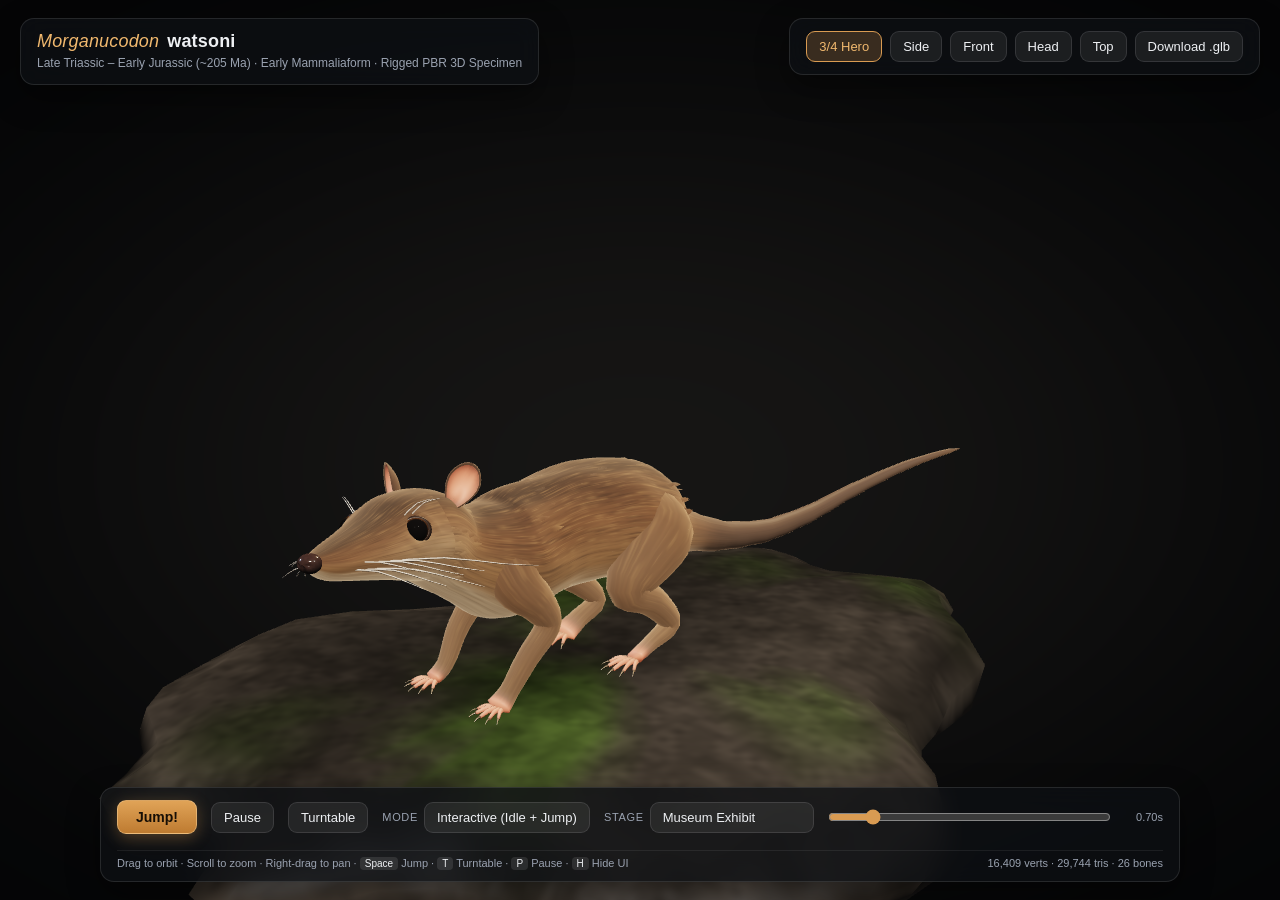
<file: morganucodon/index.html>
<!doctype html>
<html lang="en">
<head>
<meta charset="utf-8">
<meta name="viewport" content="width=device-width, initial-scale=1">
<title>Morganucodon — Interactive 3D Specimen</title>
<style>
  :root {
    --bg: #07080a;
    --panel: rgba(14, 16, 20, 0.78);
    --border: rgba(255, 255, 255, 0.11);
    --text: #eef0f3;
    --muted: #9aa2b0;
    --accent: #d99b52;
    --accent-hi: #f0b86e;
  }
  * { box-sizing: border-box; margin: 0; padding: 0; }
  html, body {
    width: 100%; height: 100%; overflow: hidden;
    background: #000; color: var(--text);
    font-family: -apple-system, BlinkMacSystemFont, "Segoe UI", Roboto, Inter, sans-serif;
    user-select: none; -webkit-user-select: none;
  }
  #glcanvas {
    display: block; width: 100%; height: 100%;
    cursor: grab; touch-action: none;
  }
  #glcanvas:active { cursor: grabbing; }

  .hud {
    position: fixed; inset: 0; pointer-events: none;
    display: flex; flex-direction: column; justify-content: space-between;
    padding: 18px 20px;
    transition: opacity 220ms ease;
  }
  body.hud-hidden .hud { opacity: 0; pointer-events: none; }

  .top-row {
    display: flex; justify-content: space-between; align-items: flex-start; gap: 12px;
  }
  .card {
    pointer-events: auto;
    background: var(--panel);
    border: 1px solid var(--border);
    backdrop-filter: blur(12px); -webkit-backdrop-filter: blur(12px);
    border-radius: 14px;
    padding: 12px 16px;
    box-shadow: 0 12px 32px rgba(0,0,0,0.45);
  }
  .title-card h1 {
    font-size: 18px; font-weight: 600; letter-spacing: 0.01em;
    display: flex; align-items: baseline; gap: 8px;
  }
  .title-card h1 em { font-style: italic; font-weight: 500; color: var(--accent-hi); }
  .title-card p {
    font-size: 12px; color: var(--muted); margin-top: 3px; line-height: 1.4;
  }

  .top-actions {
    display: flex; gap: 8px; flex-wrap: wrap; justify-content: flex-end;
  }
  .controls-bar {
    pointer-events: auto;
    display: flex; flex-wrap: wrap; align-items: center; gap: 10px 14px;
    max-width: 1080px; margin: 0 auto; width: 100%;
  }

  button, select, a.btn {
    appearance: none;
    background: rgba(255, 255, 255, 0.07);
    color: var(--text);
    border: 1px solid var(--border);
    border-radius: 9px;
    padding: 7px 12px;
    font-size: 13px; font-weight: 500;
    cursor: pointer; text-decoration: none;
    transition: background 140ms, border-color 140ms, transform 90ms;
    display: inline-flex; align-items: center; gap: 6px;
  }
  button:hover, select:hover, a.btn:hover {
    background: rgba(255, 255, 255, 0.14);
    border-color: rgba(255, 255, 255, 0.24);
  }
  button:active { transform: scale(0.97); }
  button.primary {
    background: linear-gradient(180deg, #e0a357, #be7b31);
    border-color: rgba(255, 224, 175, 0.4);
    color: #160e05; font-weight: 700;
    padding: 8px 18px; font-size: 14px;
    box-shadow: 0 4px 16px rgba(217, 155, 82, 0.32);
  }
  button.primary:hover { background: linear-gradient(180deg, #ebb269, #cb8639); }
  button.active {
    background: rgba(217, 155, 82, 0.22);
    border-color: var(--accent);
    color: var(--accent-hi);
  }
  select option { background: #14171d; color: #eef0f3; }

  .group {
    display: flex; align-items: center; gap: 6px;
  }
  .group label { font-size: 11px; color: var(--muted); text-transform: uppercase; letter-spacing: 0.06em; }
  .scrubber {
    flex: 1 1 180px; display: flex; align-items: center; gap: 8px; min-width: 160px;
  }
  .scrubber input[type=range] {
    flex: 1; accent-color: var(--accent); cursor: pointer;
  }
  .scrubber span { font-size: 11px; color: var(--muted); font-variant-numeric: tabular-nums; min-width: 44px; text-align: right; }

  .hint-pill {
    font-size: 11px; color: var(--muted);
    display: flex; gap: 10px; flex-wrap: wrap;
    margin-top: 6px; padding-top: 6px; border-top: 1px solid rgba(255,255,255,0.07);
    width: 100%; justify-content: space-between;
  }
  .hint-pill kbd {
    background: rgba(255,255,255,0.1); border-radius: 4px;
    padding: 1px 5px; font-family: inherit; font-size: 10px; color: var(--text);
  }

  #statusBanner {
    position: fixed; top: 50%; left: 50%; transform: translate(-50%, -50%);
    background: rgba(14, 16, 20, 0.9); border: 1px solid var(--border);
    border-radius: 12px; padding: 16px 22px; font-size: 14px; color: var(--text);
    text-align: center; max-width: 420px; z-index: 20;
  }
  #statusBanner[hidden] { display: none; }
</style>
</head>
<body>
<canvas id="glcanvas"></canvas>

<div id="statusBanner">Loading <em>morganucodon.glb</em>…</div>

<div class="hud" id="hud">
  <div class="top-row">
    <div class="card title-card">
      <h1><em>Morganucodon</em> <span>watsoni</span></h1>
      <p>Late Triassic – Early Jurassic (~205 Ma) · Early Mammaliaform · Rigged PBR 3D Specimen</p>
    </div>
    <div class="card top-actions">
      <button id="btnCamHero" class="active" data-cam="hero">3/4 Hero</button>
      <button id="btnCamSide" data-cam="side">Side</button>
      <button id="btnCamFront" data-cam="front">Front</button>
      <button id="btnCamHead" data-cam="head">Head</button>
      <button id="btnCamTop" data-cam="top">Top</button>
      <a class="btn" href="morganucodon.glb" download="morganucodon.glb" title="Download rigged glTF 2.0 binary">Download .glb</a>
    </div>
  </div>

  <div class="card controls-bar">
    <button id="btnJump" class="primary" title="Trigger jump (Space)">Jump!</button>
    <button id="btnPause" title="Pause / resume (P)">Pause</button>
    <button id="btnTurn" title="Toggle 72°/s turntable (T)">Turntable</button>

    <div class="group">
      <label for="selAnim">Mode</label>
      <select id="selAnim">
        <option value="interactive" selected>Interactive (Idle + Jump)</option>
        <option value="jump_loop">Loop Jump</option>
        <option value="idle">Idle Only</option>
      </select>
    </div>

    <div class="group">
      <label for="selStage">Stage</label>
      <select id="selStage">
        <option value="museum" selected>Museum Exhibit</option>
        <option value="holo_rock">Hologram · Mossy Rock</option>
        <option value="holo_black">Hologram · Pure Black</option>
      </select>
    </div>

    <div class="scrubber">
      <input id="rngTime" type="range" min="0" max="2.8" step="0.01" value="0">
      <span id="lblTime">0.00s</span>
    </div>

    <div class="hint-pill">
      <span>Drag to orbit · Scroll to zoom · Right-drag to pan · <kbd>Space</kbd> Jump · <kbd>T</kbd> Turntable · <kbd>P</kbd> Pause · <kbd>H</kbd> Hide UI</span>
      <span id="meshInfo">Loading…</span>
    </div>
  </div>
</div>

<script>
'use strict';

/* ============================================================================
 * Minimal Matrix / Quaternion Math (column-major Float32Array for WebGL2)
 * ========================================================================== */
const M4 = {
  ident: () => new Float32Array([1,0,0,0, 0,1,0,0, 0,0,1,0, 0,0,0,1]),
  mul(out, a, b) {
    const o = out || new Float32Array(16);
    for (let c = 0; c < 4; c++) {
      const b0 = b[c*4], b1 = b[c*4+1], b2 = b[c*4+2], b3 = b[c*4+3];
      o[c*4+0] = a[0]*b0 + a[4]*b1 + a[8]*b2  + a[12]*b3;
      o[c*4+1] = a[1]*b0 + a[5]*b1 + a[9]*b2  + a[13]*b3;
      o[c*4+2] = a[2]*b0 + a[6]*b1 + a[10]*b2 + a[14]*b3;
      o[c*4+3] = a[3]*b0 + a[7]*b1 + a[11]*b2 + a[15]*b3;
    }
    return o;
  },
  fromTRS(out, t, q, s) {
    const x = q[0], y = q[1], z = q[2], w = q[3];
    const x2 = x+x, y2 = y+y, z2 = z+z;
    const xx = x*x2, xy = x*y2, xz = x*z2;
    const yy = y*y2, yz = y*z2, zz = z*z2;
    const wx = w*x2, wy = w*y2, wz = w*z2;
    const sx = s[0], sy = s[1], sz = s[2];
    out[0] = (1-(yy+zz))*sx; out[1] = (xy+wz)*sx;     out[2] = (xz-wy)*sx;     out[3] = 0;
    out[4] = (xy-wz)*sy;     out[5] = (1-(xx+zz))*sy; out[6] = (yz+wx)*sy;     out[7] = 0;
    out[8] = (xz+wy)*sz;     out[9] = (yz-wx)*sz;     out[10] = (1-(xx+yy))*sz; out[11] = 0;
    out[12] = t[0];          out[13] = t[1];          out[14] = t[2];          out[15] = 1;
    return out;
  },
  rotY(rad) {
    const c = Math.cos(rad), s = Math.sin(rad);
    return new Float32Array([c,0,-s,0, 0,1,0,0, s,0,c,0, 0,0,0,1]);
  },
  perspective(fovRad, aspect, near, far) {
    const f = 1.0 / Math.tan(fovRad * 0.5);
    const nf = 1.0 / (near - far);
    return new Float32Array([
      f / aspect, 0, 0, 0,
      0, f, 0, 0,
      0, 0, (far + near) * nf, -1,
      0, 0, 2 * far * near * nf, 0,
    ]);
  },
  lookAt(eye, target, up) {
    let zx = eye[0]-target[0], zy = eye[1]-target[1], zz = eye[2]-target[2];
    let zl = Math.hypot(zx, zy, zz) || 1; zx/=zl; zy/=zl; zz/=zl;
    let xx = up[1]*zz - up[2]*zy, xy = up[2]*zx - up[0]*zz, xz = up[0]*zy - up[1]*zx;
    let xl = Math.hypot(xx, xy, xz) || 1; xx/=xl; xy/=xl; xz/=xl;
    let yx = zy*xz - zz*xy, yy = zz*xx - zx*xz, yz = zx*xy - zy*xx;
    return new Float32Array([
      xx, yx, zx, 0,
      xy, yy, zy, 0,
      xz, yz, zz, 0,
      -(xx*eye[0]+xy*eye[1]+xz*eye[2]),
      -(yx*eye[0]+yy*eye[1]+yz*eye[2]),
      -(zx*eye[0]+zy*eye[1]+zz*eye[2]),
      1,
    ]);
  }
};

function slerp(out, a, b, t) {
  let ax=a[0], ay=a[1], az=a[2], aw=a[3];
  let bx=b[0], by=b[1], bz=b[2], bw=b[3];
  let dot = ax*bx + ay*by + az*bz + aw*bw;
  if (dot < 0) { dot = -dot; bx=-bx; by=-by; bz=-bz; bw=-bw; }
  if (dot > 0.9995) {
    out[0] = ax + t*(bx-ax); out[1] = ay + t*(by-ay);
    out[2] = az + t*(bz-az); out[3] = aw + t*(bw-aw);
  } else {
    const theta0 = Math.acos(Math.min(1, dot));
    const sin0 = Math.sin(theta0);
    const s0 = Math.sin((1-t)*theta0) / sin0;
    const s1 = Math.sin(t*theta0) / sin0;
    out[0] = s0*ax + s1*bx; out[1] = s0*ay + s1*by;
    out[2] = s0*az + s1*bz; out[3] = s0*aw + s1*bw;
  }
  const len = Math.hypot(out[0], out[1], out[2], out[3]) || 1;
  out[0]/=len; out[1]/=len; out[2]/=len; out[3]/=len;
  return out;
}

/* ============================================================================
 * Standards-Compliant glTF 2.0 (.glb) Parser
 * ========================================================================== */
const COMP_TYPED = {
  5120: Int8Array, 5121: Uint8Array, 5122: Int16Array,
  5123: Uint16Array, 5125: Uint32Array, 5126: Float32Array,
};
const TYPE_COMPS = { SCALAR: 1, VEC2: 2, VEC3: 3, VEC4: 4, MAT4: 16 };

async function loadGLB(arrayBuffer) {
  const dv = new DataView(arrayBuffer);
  if (dv.getUint32(0, true) !== 0x46546C67) throw new Error('Invalid GLB magic');
  const jsonLen = dv.getUint32(12, true);
  const jsonStr = new TextDecoder().decode(new Uint8Array(arrayBuffer, 20, jsonLen));
  const gltf = JSON.parse(jsonStr);
  const binHeaderOffset = 20 + jsonLen;
  const binLen = dv.getUint32(binHeaderOffset, true);
  const binStart = binHeaderOffset + 8;

  const getAccessor = (idx) => {
    const acc = gltf.accessors[idx];
    const bv = gltf.bufferViews[acc.bufferView];
    const Ctor = COMP_TYPED[acc.componentType];
    const numComp = TYPE_COMPS[acc.type];
    const byteOffset = binStart + (bv.byteOffset || 0) + (acc.byteOffset || 0);
    return new Ctor(arrayBuffer, byteOffset, acc.count * numComp);
  };

  // Decode embedded PNG textures
  const images = [];
  for (const imgDef of (gltf.images || [])) {
    const bv = gltf.bufferViews[imgDef.bufferView];
    const slice = new Uint8Array(arrayBuffer, binStart + (bv.byteOffset || 0), bv.byteLength);
    const blob = new Blob([slice], { type: imgDef.mimeType || 'image/png' });
    const bmp = await createImageBitmap(blob);
    images.push(bmp);
  }

  const prim = gltf.meshes[0].primitives[0];
  const mesh = {
    positions: getAccessor(prim.attributes.POSITION),
    normals:   getAccessor(prim.attributes.NORMAL),
    uvs:       getAccessor(prim.attributes.TEXCOORD_0),
    joints:    getAccessor(prim.attributes.JOINTS_0),
    weights:   getAccessor(prim.attributes.WEIGHTS_0),
    indices:   getAccessor(prim.indices),
  };

  const skinDef = gltf.skins[0];
  const ibmFlat = getAccessor(skinDef.inverseBindMatrices);
  const joints = skinDef.joints;
  const ibms = joints.map((_, i) => new Float32Array(ibmFlat.buffer, ibmFlat.byteOffset + i * 64, 16));

  const nodes = gltf.nodes.map((n, idx) => ({
    idx,
    name: n.name || `node_${idx}`,
    children: n.children || [],
    restT: new Float32Array(n.translation || [0,0,0]),
    restR: new Float32Array(n.rotation || [0,0,0,1]),
    restS: new Float32Array(n.scale || [1,1,1]),
    t: new Float32Array(n.translation || [0,0,0]),
    r: new Float32Array(n.rotation || [0,0,0,1]),
    s: new Float32Array(n.scale || [1,1,1]),
    localM: M4.ident(),
    worldM: M4.ident(),
    parent: -1,
  }));
  nodes.forEach((n, pi) => n.children.forEach(ci => { nodes[ci].parent = pi; }));

  // Parse animations
  const anims = {};
  for (const a of (gltf.animations || [])) {
    let duration = 0;
    const channels = a.channels.map(ch => {
      const samp = a.samplers[ch.sampler];
      const input = getAccessor(samp.input);
      const output = getAccessor(samp.output);
      if (input.length && input[input.length - 1] > duration) duration = input[input.length - 1];
      return { node: ch.target.node, path: ch.target.path, input, output };
    });
    anims[a.name] = { name: a.name, duration, channels };
  }

  return { gltf, mesh, images, nodes, joints, ibms, anims };
}

/* ============================================================================
 * WebGL2 Naturalistic Fur + PBR + Mossy Rock Plinth + Dust Particle Renderer
 * ========================================================================== */
const canvas = document.getElementById('glcanvas');
const gl = canvas.getContext('webgl2', { antialias: true, alpha: false, preserveDrawingBuffer: true });
if (!gl) {
  document.getElementById('statusBanner').textContent = 'WebGL2 is required to view this 3D specimen.';
  throw new Error('No WebGL2');
}

function compileShader(type, src) {
  const sh = gl.createShader(type);
  gl.shaderSource(sh, src);
  gl.compileShader(sh);
  if (!gl.getShaderParameter(sh, gl.COMPILE_STATUS)) {
    throw new Error(gl.getShaderInfoLog(sh) + '\n' + src);
  }
  return sh;
}
function createProgram(vs, fs) {
  const p = gl.createProgram();
  gl.attachShader(p, compileShader(gl.VERTEX_SHADER, vs));
  gl.attachShader(p, compileShader(gl.FRAGMENT_SHADER, fs));
  gl.linkProgram(p);
  if (!gl.getProgramParameter(p, gl.LINK_STATUS)) throw new Error(gl.getProgramInfoLog(p));
  return p;
}

// ---- 1. Skinned PBR + Charlie Fur Sheen + Ear SSS Shader ----
const CREATURE_VS = `#version 300 es
precision highp float;
layout(location=0) in vec3 aPos;
layout(location=1) in vec3 aNrm;
layout(location=2) in vec2 aUv;
layout(location=3) in uvec4 aJoints;
layout(location=4) in vec4 aWeights;

uniform mat4 uViewProj;
uniform mat4 uModel;
uniform mat4 uJoints[32];

out vec3 vWorldPos;
out vec3 vWorldNrm;
out vec2 vUv;

void main() {
  mat4 skin =
      aWeights.x * uJoints[aJoints.x] +
      aWeights.y * uJoints[aJoints.y] +
      aWeights.z * uJoints[aJoints.z] +
      aWeights.w * uJoints[aJoints.w];
  vec4 localPos = skin * vec4(aPos, 1.0);
  mat3 skinNrm = mat3(skin);
  vec4 wp = uModel * localPos;
  vWorldPos = wp.xyz;
  vWorldNrm = normalize(mat3(uModel) * (skinNrm * aNrm));
  vUv = aUv;
  gl_Position = uViewProj * wp;
}`;

const CREATURE_FS = `#version 300 es
precision highp float;
in vec3 vWorldPos;
in vec3 vWorldNrm;
in vec2 vUv;

uniform sampler2D uAlbedo;
uniform sampler2D uNormal;
uniform sampler2D uMR;
uniform vec3 uCamPos;
uniform vec3 uRootPos;
uniform float uExposure;

out vec4 fragColor;

const float PI = 3.14159265359;

// Cotangent frame for screen-space tangent-space normal mapping (zero tangent attr needed!)
mat3 cotangentFrame(vec3 N, vec3 p, vec2 uv) {
  vec3 dp1 = dFdx(p);
  vec3 dp2 = dFdy(p);
  vec2 duv1 = dFdx(uv);
  vec2 duv2 = dFdy(uv);
  vec3 dp2perp = cross(dp2, N);
  vec3 dp1perp = cross(N, dp1);
  vec3 T = dp2perp * duv1.x + dp1perp * duv2.x;
  vec3 B = dp2perp * duv1.y + dp1perp * duv2.y;
  float invmax = inversesqrt(max(dot(T, T), dot(B, B)) + 1e-8);
  return mat3(T * invmax, B * invmax, N);
}

float D_GGX(float NoH, float a) {
  float a2 = a * a;
  float d = (NoH * a2 - NoH) * NoH + 1.0;
  return a2 / (PI * d * d + 1e-6);
}
float G_Smith(float NoV, float NoL, float r) {
  float k = (r + 1.0); k = (k * k) * 0.125;
  float gv = NoV / (NoV * (1.0 - k) + k);
  float gl = NoL / (NoL * (1.0 - k) + k);
  return gv * gl;
}
vec3 F_Schlick(float VoH, vec3 F0) {
  return F0 + (1.0 - F0) * pow(clamp(1.0 - VoH, 0.0, 1.0), 5.0);
}

// Charlie velvet/fur grazing sheen NDF (gives naturalistic mammal pelage rim softness!)
float D_Charlie(float rough, float NoH) {
  float invR = 1.0 / max(rough, 0.12);
  float cos2h = NoH * NoH;
  float sin2h = max(1.0 - cos2h, 0.0078125);
  return (2.0 + invR) * pow(sin2h, invR * 0.5) / (2.0 * PI);
}

vec3 evalLight(vec3 N, vec3 V, vec3 L, vec3 lightCol, vec3 albedo, float rough, float furMask, float sssMask) {
  vec3 H = normalize(V + L);
  float NoV = max(dot(N, V), 0.001);
  float NoL = max(dot(N, L), 0.0);
  float NoH = max(dot(N, H), 0.0);
  float VoH = max(dot(V, H), 0.0);

  // Soft wrapped diffuse for natural fur light penetration
  float wrap = 0.24 * furMask;
  float diffTerm = max(0.0, (dot(N, L) + wrap) / ((1.0 + wrap) * (1.0 + wrap)));

  vec3 F0 = vec3(0.04);
  float a = max(rough * rough, 0.0016);
  float D = D_GGX(NoH, a);
  float G = G_Smith(NoV, max(NoL, 0.001), rough);
  vec3 F = F_Schlick(VoH, F0);
  vec3 spec = (D * G * F) / (4.0 * NoV * max(NoL, 0.001) + 0.001);

  // Fur sheen grazing glow (soft warm velvet rim, subtle so rich browns stay deep!)
  vec3 sheenCol = mix(albedo * 1.45 + vec3(0.05, 0.032, 0.018), vec3(0.75, 0.60, 0.44), 0.25);
  float sheenD = D_Charlie(0.56, NoH);
  float fresRim = pow(1.0 - NoV, 3.0);
  vec3 sheen = sheenCol * (sheenD * 0.11 + fresRim * 0.18) * furMask * (0.25 + 0.75 * diffTerm);

  // Warm reddish-amber subsurface scatter on thin inner ears & toes
  float backLight = pow(clamp(dot(V, -L) * 0.5 + 0.5, 0.0, 1.0), 2.5);
  vec3 sss = vec3(0.82, 0.26, 0.16) * sssMask * (0.20 * diffTerm + 0.34 * backLight);

  vec3 kD = (1.0 - F);
  return lightCol * ((kD * albedo / PI) * diffTerm + spec * NoL + sheen + sss);
}

vec3 acesToneMap(vec3 x) {
  const float a = 2.51, b = 0.03, c = 2.43, d = 0.59, e = 0.14;
  return clamp((x * (a * x + b)) / (x * (c * x + d) + e), 0.0, 1.0);
}

void main() {
  vec3 albedoSrgb = texture(uAlbedo, vUv).rgb;
  vec3 albedo = pow(albedoSrgb, vec3(2.2));
  float rough = clamp(texture(uMR, vUv).g, 0.032, 0.96);

  vec3 Ngeom = normalize(vWorldNrm);
  vec3 nMap = texture(uNormal, vUv).xyz * 2.0 - 1.0;
  nMap.xy *= 1.18;
  mat3 TBN = cotangentFrame(Ngeom, vWorldPos, vUv);
  vec3 N = normalize(TBN * nMap);

  vec3 V = normalize(uCamPos - vWorldPos);

  // Detect furred regions vs glossy eyes/nose/claws & warm thin ears/toes
  float furMask = smoothstep(0.58, 0.78, rough);
  float isWarmPink = smoothstep(0.06, 0.16, albedoSrgb.r - albedoSrgb.g) * smoothstep(0.32, 0.62, albedoSrgb.r) * (1.0 - furMask);
  float sssMask = isWarmPink * 0.85;

  // 3-Point Museum Studio Rig (rich contrast so dorsal band, russet flanks & cream belly shine!)
  vec3 L_key  = normalize(vec3(0.58, 0.78, 0.54));
  vec3 C_key  = vec3(2.85, 2.55, 2.18);

  vec3 L_fill = normalize(vec3(-0.78, 0.35, 0.32));
  vec3 C_fill = vec3(0.62, 0.74, 0.96);

  vec3 L_rim  = normalize(vec3(-0.30, 0.58, -0.82));
  vec3 C_rim  = vec3(2.05, 1.56, 1.02);

  // Soft camera-relative catchlight so glossy nocturnal eyes always have a crisp living sparkle!
  vec3 camRight = normalize(cross(vec3(0.0, 1.0, 0.0), V));
  vec3 camUp = cross(V, camRight);
  vec3 L_eye = normalize(V * 0.68 + camRight * 0.44 + camUp * 0.56);
  float isGlossyEye = smoothstep(0.09, 0.04, rough);
  vec3 C_eye = vec3(0.55, 0.52, 0.48) * (1.0 + 3.2 * isGlossyEye);

  vec3 col = vec3(0.0);
  col += evalLight(N, V, L_key,  C_key,  albedo, rough, furMask, sssMask);
  col += evalLight(N, V, L_fill, C_fill, albedo, rough, furMask, sssMask);
  col += evalLight(N, V, L_rim,  C_rim,  albedo, rough, furMask, sssMask);
  col += evalLight(N, V, L_eye,  C_eye,  albedo, rough, furMask * 0.22, 0.0);

  // Hemisphere ambient bounce + subtle ground AO near Y=0
  float hemi = N.y * 0.5 + 0.5;
  vec3 amb = mix(vec3(0.035, 0.030, 0.028), vec3(0.14, 0.15, 0.17), hemi) * albedo;
  float groundBounceAO = mix(0.62, 1.0, smoothstep(0.0, 0.22, vWorldPos.y));
  // Subtle silhouette rim lift on fur edges for hologram glass clarity
  float holoRim = pow(1.0 - max(dot(Ngeom, V), 0.0), 3.6) * furMask;
  col += amb * groundBounceAO + (albedo * 0.65 + vec3(0.09, 0.06, 0.035)) * holoRim * 0.42;

  col = acesToneMap(col * uExposure);
  col = pow(col, vec3(1.0 / 2.2));
  fragColor = vec4(col, 1.0);
}`;

// ---- 2. Mossy Late-Triassic Basalt Rock / Museum Pedestal Shader ----
const ROCK_VS = `#version 300 es
precision highp float;
layout(location=0) in vec3 aPos;
layout(location=1) in vec3 aNrm;
layout(location=2) in vec3 aCol;

uniform mat4 uViewProj;
uniform mat4 uModel;

out vec3 vWorldPos;
out vec3 vLocalPos;
out vec3 vWorldNrm;
out vec3 vCol;

void main() {
  vLocalPos = aPos;
  vec4 wp = uModel * vec4(aPos, 1.0);
  vWorldPos = wp.xyz;
  vWorldNrm = normalize(mat3(uModel) * aNrm);
  vCol = aCol;
  gl_Position = uViewProj * wp;
}`;

const ROCK_FS = `#version 300 es
precision highp float;
in vec3 vWorldPos;
in vec3 vLocalPos;
in vec3 vWorldNrm;
in vec3 vCol;

uniform vec3 uCamPos;
uniform vec3 uShadowPos;  // Morganucodon root (x, y_height, z) in local rock space
uniform float uHoloFade;  // 1.0 in hologram rock mode (fades bottom rim smoothly to pure black)

out vec4 fragColor;

float hash(vec2 p) {
  return fract(sin(dot(p, vec2(127.1, 311.7))) * 43758.5453);
}
float noise(vec2 p) {
  vec2 i = floor(p), f = fract(p);
  f = f * f * (3.0 - 2.0 * f);
  return mix(mix(hash(i), hash(i+vec2(1,0)), f.x), mix(hash(i+vec2(0,1)), hash(i+vec2(1,1)), f.x), f.y);
}

void main() {
  vec3 N = normalize(vWorldNrm);
  vec3 V = normalize(uCamPos - vWorldPos);

  // Fine basalt mineral & moss grain
  float g1 = noise(vLocalPos.xz * 18.0);
  float g2 = noise(vLocalPos.xz * 48.0);
  vec3 baseCol = pow(vCol * (0.82 + 0.34 * g1) * (0.90 + 0.18 * g2), vec3(2.2));

  // Perturb normal slightly for rocky micro-roughness
  N = normalize(N + vec3((g2 - 0.5) * 0.25, 0.0, (g1 - 0.5) * 0.25));

  vec3 L_key = normalize(vec3(0.62, 0.78, 0.55));
  vec3 L_rim = normalize(vec3(-0.32, 0.56, -0.82));
  float diff1 = max(dot(N, L_key), 0.0);
  float diff2 = max(dot(N, L_rim), 0.0);
  vec3 H = normalize(L_key + V);
  float spec = pow(max(dot(N, H), 0.0), 18.0) * 0.08;

  vec3 col = baseCol * (vec3(0.11, 0.11, 0.12) + vec3(1.85, 1.68, 1.48) * diff1 + vec3(0.85, 0.70, 0.48) * diff2) + vec3(spec);

  // Dynamic soft contact shadow directly beneath the Morganucodon!
  // Shrinks & darkens when crouched on rock, expands & fades smoothly as it leaps high!
  float h = max(0.0, uShadowPos.y - 0.25);
  vec2 d = vLocalPos.xz - vec2(uShadowPos.x, uShadowPos.z + 0.14);
  // Elongated along Z (body length)
  float rx = 0.22 + h * 0.55;
  float rz = 0.46 + h * 0.65;
  float dist2 = (d.x * d.x) / (rx * rx) + (d.y * d.y) / (rz * rz);
  float shadowStrength = mix(0.76, 0.12, clamp(h / 0.75, 0.0, 1.0));
  float shadow = 1.0 - shadowStrength * exp(-dist2 * 1.45) * smoothstep(-0.08, -0.005, vLocalPos.y);
  col *= shadow;

  // In hologram mode, smoothly darken underside to pure black so rock floats like a volcano plinth!
  if (uHoloFade > 0.5) {
    float botFade = smoothstep(-0.24, -0.05, vLocalPos.y);
    col *= botFade;
  }

  col = col / (col + vec3(1.0)); // soft filmic rolloff
  col = pow(clamp(col, 0.0, 1.0), vec3(1.0 / 2.2));
  fragColor = vec4(col, 1.0);
}`;

// ---- 3. Subtle Museum Studio Backdrop & Dust Mote Particle Shaders ----
const BG_VS = `#version 300 es
precision highp float;
out vec2 vUv;
void main() {
  vec2 p = vec2((gl_VertexID << 1) & 2, gl_VertexID & 2);
  vUv = p;
  gl_Position = vec4(p * 2.0 - 1.0, 0.9999, 1.0);
}`;
const BG_FS = `#version 300 es
precision highp float;
in vec2 vUv;
uniform float uIsMuseum;
out vec4 fragColor;
void main() {
  if (uIsMuseum < 0.5) {
    fragColor = vec4(0.0, 0.0, 0.0, 1.0);
    return;
  }
  vec2 p = vUv - vec2(0.5, 0.48);
  float d = length(p * vec2(1.1, 1.25));
  vec3 center = vec3(0.085, 0.082, 0.078);
  vec3 edge   = vec3(0.018, 0.020, 0.024);
  vec3 c = mix(center, edge, smoothstep(0.05, 0.85, d));
  fragColor = vec4(c, 1.0);
}`;

const PART_VS = `#version 300 es
precision highp float;
layout(location=0) in vec4 aPosSize; // xyz world pos, w point size
layout(location=1) in float aAlpha;
uniform mat4 uViewProj;
uniform mat4 uModel;
uniform float uPixelRatio;
out float vAlpha;
void main() {
  vec4 wp = uModel * vec4(aPosSize.xyz, 1.0);
  vec4 clip = uViewProj * wp;
  gl_Position = clip;
  gl_PointSize = clamp((aPosSize.w * uPixelRatio * 480.0) / max(clip.w, 0.2), 1.5, 24.0);
  vAlpha = aAlpha;
}`;
const PART_FS = `#version 300 es
precision highp float;
in float vAlpha;
out vec4 fragColor;
void main() {
  vec2 c = gl_PointCoord - 0.5;
  float r = length(c) * 2.0;
  float a = smoothstep(1.0, 0.15, r) * vAlpha;
  if (a < 0.005) discard;
  fragColor = vec4(0.76, 0.66, 0.50, a);
}`;

const progCreature = createProgram(CREATURE_VS, CREATURE_FS);
const progRock = createProgram(ROCK_VS, ROCK_FS);
const progBg = createProgram(BG_VS, BG_FS);
const progPart = createProgram(PART_VS, PART_FS);

/* ============================================================================
 * Build Solid Closed 3D Sculpted Mossy Late-Triassic Basalt Rock Mound
 * ========================================================================== */
function buildRockVAO() {
  const nA = 56;
  // Concentric latitude profile from top center (s=0) -> flat walkable mossy ledge -> rugged cliff -> tapered base (s=1)
  const profile = [
    // [radiusScale, yBase, cragAmp, isTop]
    [0.00,  0.000, 0.000, 1.0],
    [0.24, -0.001, 0.002, 1.0],
    [0.48, -0.002, 0.004, 1.0],
    [0.68, -0.008, 0.010, 0.95],
    [0.84, -0.028, 0.022, 0.72],
    [0.95, -0.068, 0.036, 0.30],
    [1.00, -0.125, 0.044, 0.05],
    [0.96, -0.188, 0.038, 0.00],
    [0.82, -0.238, 0.024, 0.00],
    [0.52, -0.268, 0.012, 0.00],
    [0.00, -0.280, 0.000, 0.00],
  ];
  const nR = profile.length;
  const pos = [], col = [], idx = [];

  for (let ir = 0; ir < nR; ir++) {
    const [rSc, yBase, cragAmp, topWeight] = profile[ir];
    for (let ia = 0; ia <= nA; ia++) {
      const ang = (ia / nA) * Math.PI * 2;
      // Organic multifaceted volcanic stone outline
      const rockyEdge =
        1.0
        + 0.13 * Math.sin(ang * 3.0 + 0.6)
        + 0.08 * Math.cos(ang * 5.0 - 1.1)
        + 0.045 * Math.sin(ang * 9.0 + 2.1)
        + 0.025 * Math.cos(ang * 13.0);
      const cliffFacet = cragAmp * (Math.sin(ang * 7.0 + ir * 0.9) * 0.7 + Math.cos(ang * 11.0 - ir * 1.4) * 0.5);
      const rMod = rSc * rockyEdge + cliffFacet;
      const x = Math.cos(ang) * rMod * 0.76;
      const z = Math.sin(ang) * rMod * 1.02 - 0.24;
      const microY = (Math.sin(x * 8.5 + 0.4) * Math.cos(z * 7.2 - 0.7) * 0.010 + Math.sin((x - z) * 15.0) * 0.005) * (1.0 - topWeight * 0.85);
      const y = yBase + microY - 0.003;
      pos.push(x, y, z);

      // Naturalistic dark Triassic basalt with lush olive-green moss cushions on upper surface
      const mossField = Math.sin(x * 5.2 + 0.8) * Math.cos(z * 4.5 - 0.5) + 0.48 * Math.sin((x - z) * 8.8 + 1.2);
      const moss = Math.max(0, Math.min(1, (mossField - 0.05) * 1.35)) * topWeight;
      const strata = 0.86 + 0.24 * Math.sin(y * 42.0 + x * 4.0);
      const cr = (0.20 * (1 - moss) + 0.22 * moss) * strata;
      const cg = (0.18 * (1 - moss) + 0.30 * moss) * strata;
      const cb = (0.16 * (1 - moss) + 0.12 * moss) * strata;
      col.push(cr, cg, cb);
    }
  }

  const stride = nA + 1;
  for (let ir = 0; ir < nR - 1; ir++) {
    for (let ia = 0; ia < nA; ia++) {
      const v00 = ir * stride + ia, v01 = v00 + 1, v10 = v00 + stride, v11 = v10 + 1;
      // Outward CCW winding
      idx.push(v00, v10, v11, v00, v11, v01);
    }
  }

  // Compute crisp area-weighted outward vertex normals
  const nVerts = pos.length / 3;
  const nrm = new Float32Array(pos.length);
  for (let k = 0; k < idx.length; k += 3) {
    const i0 = idx[k]*3, i1 = idx[k+1]*3, i2 = idx[k+2]*3;
    const ax = pos[i1]-pos[i0], ay = pos[i1+1]-pos[i0+1], az = pos[i1+2]-pos[i0+2];
    const bx = pos[i2]-pos[i0], by = pos[i2+1]-pos[i0+1], bz = pos[i2+2]-pos[i0+2];
    const nx = ay*bz - az*by, ny = az*bx - ax*bz, nz = ax*by - ay*bx;
    nrm[i0]+=nx; nrm[i0+1]+=ny; nrm[i0+2]+=nz;
    nrm[i1]+=nx; nrm[i1+1]+=ny; nrm[i1+2]+=nz;
    nrm[i2]+=nx; nrm[i2+1]+=ny; nrm[i2+2]+=nz;
  }
  // Verify top vertex normal points +Y; flip if inverted
  if (nrm[1] < 0) {
    for (let k = 0; k < idx.length; k += 3) {
      const tmp = idx[k+1]; idx[k+1] = idx[k+2]; idx[k+2] = tmp;
    }
    for (let i = 0; i < nrm.length; i++) nrm[i] = -nrm[i];
  }
  for (let i = 0; i < nVerts; i++) {
    const o = i*3, l = Math.hypot(nrm[o], nrm[o+1], nrm[o+2]) || 1;
    nrm[o]/=l; nrm[o+1]/=l; nrm[o+2]/=l;
  }

  const vao = gl.createVertexArray();
  gl.bindVertexArray(vao);
  const bindBuf = (loc, data, size) => {
    const b = gl.createBuffer();
    gl.bindBuffer(gl.ARRAY_BUFFER, b);
    gl.bufferData(gl.ARRAY_BUFFER, data instanceof Float32Array ? data : new Float32Array(data), gl.STATIC_DRAW);
    gl.enableVertexAttribArray(loc);
    gl.vertexAttribPointer(loc, size, gl.FLOAT, false, 0, 0);
  };
  bindBuf(0, pos, 3);
  bindBuf(1, nrm, 3);
  bindBuf(2, col, 3);
  const ib = gl.createBuffer();
  gl.bindBuffer(gl.ELEMENT_ARRAY_BUFFER, ib);
  gl.bufferData(gl.ELEMENT_ARRAY_BUFFER, new Uint32Array(idx), gl.STATIC_DRAW);
  gl.bindVertexArray(null);
  return { vao, count: idx.length };
}
const rockMesh = buildRockVAO();

// Dust mote particle buffer (deterministic seeded motes for takeoff & landing!)
const MAX_PART = 36;
const partSeeds = Array.from({ length: MAX_PART }, (_, i) => {
  const s = (n) => { const x = Math.sin(i * 127.1 + n * 311.7) * 43758.5453; return x - Math.floor(x); };
  const isLanding = i >= MAX_PART / 2;
  const ang = s(1) * Math.PI * 2;
  const rad = 0.08 + s(2) * 0.22;
  return {
    isLanding,
    t0: isLanding ? 1.60 + s(3) * 0.08 : 0.72 + s(3) * 0.09,
    life: 0.45 + s(4) * 0.40,
    x0: Math.cos(ang) * rad * 0.75,
    z0: (isLanding ? 0.05 : -0.24) + Math.sin(ang) * rad * 0.85,
    vx: Math.cos(ang) * (0.14 + s(5) * 0.22),
    vy: 0.16 + s(6) * 0.26,
    vz: Math.sin(ang) * (0.14 + s(5) * 0.22) + (isLanding ? 0.08 : -0.18),
    size: 0.032 + s(7) * 0.038,
  };
});
const partVao = gl.createVertexArray();
gl.bindVertexArray(partVao);
const partPosBuf = gl.createBuffer();
gl.bindBuffer(gl.ARRAY_BUFFER, partPosBuf);
gl.bufferData(gl.ARRAY_BUFFER, MAX_PART * 4 * 4, gl.DYNAMIC_DRAW);
gl.enableVertexAttribArray(0);
gl.vertexAttribPointer(0, 4, gl.FLOAT, false, 0, 0);
const partAlphaBuf = gl.createBuffer();
gl.bindBuffer(gl.ARRAY_BUFFER, partAlphaBuf);
gl.bufferData(gl.ARRAY_BUFFER, MAX_PART * 4, gl.DYNAMIC_DRAW);
gl.enableVertexAttribArray(1);
gl.vertexAttribPointer(1, 1, gl.FLOAT, false, 0, 0);
gl.bindVertexArray(null);
const partPosData = new Float32Array(MAX_PART * 4);
const partAlphaData = new Float32Array(MAX_PART);

/* ============================================================================
 * Upload Parsed GLB Model to WebGL2
 * ========================================================================== */
let model = null;
let creatureVAO = null;
let texAlbedo = null, texNormal = null, texMR = null;
const jointMatsFlat = new Float32Array(32 * 16);

function uploadTexture(bmp, isSRGB) {
  const t = gl.createTexture();
  gl.bindTexture(gl.TEXTURE_2D, t);
  gl.texImage2D(gl.TEXTURE_2D, 0, isSRGB ? gl.RGBA : gl.RGBA, gl.RGBA, gl.UNSIGNED_BYTE, bmp);
  gl.generateMipmap(gl.TEXTURE_2D);
  gl.texParameteri(gl.TEXTURE_2D, gl.TEXTURE_MIN_FILTER, gl.LINEAR_MIPMAP_LINEAR);
  gl.texParameteri(gl.TEXTURE_2D, gl.TEXTURE_MAG_FILTER, gl.LINEAR);
  gl.texParameteri(gl.TEXTURE_2D, gl.TEXTURE_WRAP_S, gl.CLAMP_TO_EDGE);
  gl.texParameteri(gl.TEXTURE_2D, gl.TEXTURE_WRAP_T, gl.CLAMP_TO_EDGE);
  return t;
}

function setupModelGPU(m) {
  model = m;
  creatureVAO = gl.createVertexArray();
  gl.bindVertexArray(creatureVAO);

  const mkFloatBuf = (loc, arr, size) => {
    const b = gl.createBuffer();
    gl.bindBuffer(gl.ARRAY_BUFFER, b);
    gl.bufferData(gl.ARRAY_BUFFER, arr, gl.STATIC_DRAW);
    gl.enableVertexAttribArray(loc);
    gl.vertexAttribPointer(loc, size, gl.FLOAT, false, 0, 0);
  };
  mkFloatBuf(0, m.mesh.positions, 3);
  mkFloatBuf(1, m.mesh.normals, 3);
  mkFloatBuf(2, m.mesh.uvs, 2);

  const jb = gl.createBuffer();
  gl.bindBuffer(gl.ARRAY_BUFFER, jb);
  gl.bufferData(gl.ARRAY_BUFFER, m.mesh.joints, gl.STATIC_DRAW);
  gl.enableVertexAttribArray(3);
  gl.vertexAttribIPointer(3, 4, gl.UNSIGNED_BYTE, 0, 0);

  mkFloatBuf(4, m.mesh.weights, 4);

  const ib = gl.createBuffer();
  gl.bindBuffer(gl.ELEMENT_ARRAY_BUFFER, ib);
  gl.bufferData(gl.ELEMENT_ARRAY_BUFFER, m.mesh.indices, gl.STATIC_DRAW);
  gl.bindVertexArray(null);

  texAlbedo = uploadTexture(m.images[0], false);
  texNormal = uploadTexture(m.images[1], false);
  texMR     = uploadTexture(m.images[2], false);

  document.getElementById('meshInfo').textContent =
    `${(m.mesh.positions.length / 3).toLocaleString()} verts · ${(m.mesh.indices.length / 3).toLocaleString()} tris · ${m.joints.length} bones`;
}

/* ============================================================================
 * Skeletal Animation Sampling & Smooth Crossfading
 * ========================================================================== */
function sampleAnimInto(anim, timeSec, outT, outR) {
  const t = Math.max(0, Math.min(anim.duration, timeSec));
  for (const ch of anim.channels) {
    const inp = ch.input;
    const out = ch.output;
    let hi = 1;
    while (hi < inp.length - 1 && inp[hi] < t) hi++;
    const lo = hi - 1;
    const dt = inp[hi] - inp[lo];
    const f = dt > 1e-6 ? Math.max(0, Math.min(1, (t - inp[lo]) / dt)) : 0;
    if (ch.path === 'translation') {
      const a = lo * 3, b = hi * 3;
      const dst = outT[ch.node];
      dst[0] = out[a]   + (out[b]   - out[a])   * f;
      dst[1] = out[a+1] + (out[b+1] - out[a+1]) * f;
      dst[2] = out[a+2] + (out[b+2] - out[a+2]) * f;
    } else if (ch.path === 'rotation') {
      const a = lo * 4, b = hi * 4;
      slerp(
        outR[ch.node],
        [out[a], out[a+1], out[a+2], out[a+3]],
        [out[b], out[b+1], out[b+2], out[b+3]],
        f
      );
    }
  }
}

let liveRootPos = [0, 0.255, -0.22];

function evaluateSkeleton(animName, timeSec, blendFrom = null) {
  if (!model) return;
  const nodes = model.nodes;
  // Reset to rest
  for (const n of nodes) {
    n.t.set(n.restT);
    n.r.set(n.restR);
  }
  const anim = model.anims[animName] || Object.values(model.anims)[0];
  const tBufA = nodes.map(n => new Float32Array(n.restT));
  const rBufA = nodes.map(n => new Float32Array(n.restR));
  sampleAnimInto(anim, timeSec, tBufA, rBufA);

  if (blendFrom && blendFrom.weight > 0.001) {
    const tBufB = nodes.map(n => new Float32Array(n.restT));
    const rBufB = nodes.map(n => new Float32Array(n.restR));
    sampleAnimInto(model.anims[blendFrom.name], blendFrom.time, tBufB, rBufB);
    const w = blendFrom.weight;
    for (let i = 0; i < nodes.length; i++) {
      for (let k = 0; k < 3; k++) nodes[i].t[k] = tBufA[i][k] * (1 - w) + tBufB[i][k] * w;
      slerp(nodes[i].r, rBufA[i], rBufB[i], w);
    }
  } else {
    for (let i = 0; i < nodes.length; i++) {
      nodes[i].t.set(tBufA[i]);
      nodes[i].r.set(rBufA[i]);
    }
  }

  // Forward kinematics (nodes are ordered parent-before-child)
  for (let i = 0; i < nodes.length; i++) {
    const n = nodes[i];
    M4.fromTRS(n.localM, n.t, n.r, n.s);
    if (n.parent >= 0) M4.mul(n.worldM, nodes[n.parent].worldM, n.localM);
    else n.worldM.set(n.localM);
  }

  const rootJoint = nodes[model.joints[0]];
  liveRootPos = [rootJoint.worldM[12], rootJoint.worldM[13], rootJoint.worldM[14]];

  // Compute skinning matrices: worldM[joint] * inverseBindMatrix[joint]
  const tmp = new Float32Array(16);
  for (let j = 0; j < model.joints.length; j++) {
    M4.mul(tmp, nodes[model.joints[j]].worldM, model.ibms[j]);
    jointMatsFlat.set(tmp, j * 16);
  }
}

/* ============================================================================
 * Interactive Orbit Camera & Presets
 * ========================================================================== */
const CAM_PRESETS = {
  hero:  { yaw: 0.78,  pitch: 0.22, dist: 2.95, target: [0.0, 0.42, -0.34] },
  side:  { yaw: 1.57,  pitch: 0.08, dist: 3.10, target: [0.0, 0.42, -0.40] },
  front: { yaw: 0.08,  pitch: 0.16, dist: 2.25, target: [0.0, 0.36, -0.05] },
  head:  { yaw: 0.56,  pitch: 0.14, dist: 0.88, target: [0.0, 0.35,  0.34] },
  top:   { yaw: 0.50,  pitch: 1.18, dist: 2.85, target: [0.0, 0.25, -0.36] },
  // Specially framed square 720x720 hologram pyramid camera: keeps nose, tail & full jump apex comfortably inside at all 360 deg!
  holo:  { yaw: 0.84,  pitch: 0.21, dist: 3.55, target: [0.0, 0.44, -0.36] },
};

const cam = { ...CAM_PRESETS.hero, target: [...CAM_PRESETS.hero.target] };
function applyCameraPreset(name) {
  const p = CAM_PRESETS[name] || CAM_PRESETS.hero;
  cam.yaw = p.yaw; cam.pitch = p.pitch; cam.dist = p.dist;
  cam.target = [...p.target];
  document.querySelectorAll('[data-cam]').forEach(b => b.classList.toggle('active', b.dataset.cam === name));
}

let dragMode = null, lastX = 0, lastY = 0;
canvas.addEventListener('pointerdown', e => {
  canvas.setPointerCapture(e.pointerId);
  dragMode = e.button === 2 || e.shiftKey ? 'pan' : 'orbit';
  lastX = e.clientX; lastY = e.clientY;
});
canvas.addEventListener('pointermove', e => {
  if (!dragMode) return;
  const dx = e.clientX - lastX, dy = e.clientY - lastY;
  lastX = e.clientX; lastY = e.clientY;
  if (dragMode === 'orbit') {
    cam.yaw -= dx * 0.0075;
    cam.pitch = Math.max(-0.45, Math.min(1.42, cam.pitch + dy * 0.0065));
  } else {
    const scale = cam.dist * 0.0014;
    const rx = Math.cos(cam.yaw), rz = -Math.sin(cam.yaw);
    cam.target[0] -= rx * dx * scale;
    cam.target[2] -= rz * dx * scale;
    cam.target[1] += dy * scale;
  }
});
canvas.addEventListener('pointerup', () => { dragMode = null; });
canvas.addEventListener('contextmenu', e => e.preventDefault());
canvas.addEventListener('wheel', e => {
  e.preventDefault();
  cam.dist = Math.max(0.55, Math.min(6.0, cam.dist * (1 + e.deltaY * 0.001)));
}, { passive: false });

/* ============================================================================
 * App State & Render Loop
 * ========================================================================== */
const app = {
  mode: 'interactive',  // interactive | jump_loop | idle
  activeClip: 'Idle',
  time: 0,
  blend: null,          // { name, time, weight }
  paused: false,
  turntable: false,
  turnDeg: 0,
  stage: 'museum',      // museum | holo_rock | holo_black
  headlessOverride: false,
};

function triggerJump() {
  if (!model) return;
  app.paused = false;
  document.getElementById('btnPause').textContent = 'Pause';
  if (app.activeClip === 'Idle') {
    app.blend = { name: 'Idle', time: app.time, weight: 1.0 };
  }
  app.activeClip = 'Jump';
  app.time = 0;
  updateScrubberMax();
}

function updateScrubberMax() {
  if (!model) return;
  const rng = document.getElementById('rngTime');
  const dur = model.anims[app.activeClip]?.duration || 2.8;
  rng.max = dur.toFixed(2);
}

function renderScene(width, height, dustTimeSec = -1) {
  gl.viewport(0, 0, width, height);
  gl.clearColor(0, 0, 0, 1);
  gl.clear(gl.COLOR_BUFFER_BIT | gl.DEPTH_BUFFER_BIT);

  // 1. Background pass
  gl.disable(gl.DEPTH_TEST);
  gl.useProgram(progBg);
  gl.uniform1f(gl.getUniformLocation(progBg, 'uIsMuseum'), app.stage === 'museum' ? 1.0 : 0.0);
  gl.drawArrays(gl.TRIANGLES, 0, 3);
  gl.enable(gl.DEPTH_TEST);
  gl.enable(gl.CULL_FACE);

  // Camera matrices
  const aspect = width / Math.max(1, height);
  const proj = M4.perspective(36 * Math.PI / 180, aspect, 0.05, 30.0);
  const eye = [
    cam.target[0] + cam.dist * Math.cos(cam.pitch) * Math.sin(cam.yaw),
    cam.target[1] + cam.dist * Math.sin(cam.pitch),
    cam.target[2] + cam.dist * Math.cos(cam.pitch) * Math.cos(cam.yaw),
  ];
  const view = M4.lookAt(eye, cam.target, [0, 1, 0]);
  const viewProj = M4.mul(null, proj, view);

  // Turntable centers cleanly around the creature's visual midpoint (z ≈ -0.34)
  const rad = app.turnDeg * Math.PI / 180;
  const tToOrigin = new Float32Array([1,0,0,0, 0,1,0,0, 0,0,1,0, 0,0,0.34,1]);
  const tBack     = new Float32Array([1,0,0,0, 0,1,0,0, 0,0,1,0, 0,0,-0.34,1]);
  const modelM = M4.mul(null, tBack, M4.mul(null, M4.rotY(rad), tToOrigin));

  // 2. Mossy Rock Plinth (in Museum or Hologram-Rock modes)
  if (app.stage !== 'holo_black') {
    gl.useProgram(progRock);
    gl.bindVertexArray(rockMesh.vao);
    gl.uniformMatrix4fv(gl.getUniformLocation(progRock, 'uViewProj'), false, viewProj);
    gl.uniformMatrix4fv(gl.getUniformLocation(progRock, 'uModel'), false, modelM);
    gl.uniform3fv(gl.getUniformLocation(progRock, 'uCamPos'), eye);
    gl.uniform3fv(gl.getUniformLocation(progRock, 'uShadowPos'), liveRootPos);
    gl.uniform1f(gl.getUniformLocation(progRock, 'uHoloFade'), app.stage === 'holo_rock' ? 1.0 : 0.0);
    gl.drawElements(gl.TRIANGLES, rockMesh.count, gl.UNSIGNED_INT, 0);
  }

  // 3. Skinned Morganucodon Specimen
  if (model && creatureVAO) {
    gl.useProgram(progCreature);
    gl.bindVertexArray(creatureVAO);
    gl.uniformMatrix4fv(gl.getUniformLocation(progCreature, 'uViewProj'), false, viewProj);
    gl.uniformMatrix4fv(gl.getUniformLocation(progCreature, 'uModel'), false, modelM);
    gl.uniformMatrix4fv(gl.getUniformLocation(progCreature, 'uJoints'), false, jointMatsFlat);
    gl.uniform3fv(gl.getUniformLocation(progCreature, 'uCamPos'), eye);
    gl.uniform3fv(gl.getUniformLocation(progCreature, 'uRootPos'), liveRootPos);
    gl.uniform1f(gl.getUniformLocation(progCreature, 'uExposure'), app.stage === 'museum' ? 1.02 : 1.12);

    gl.activeTexture(gl.TEXTURE0); gl.bindTexture(gl.TEXTURE_2D, texAlbedo);
    gl.uniform1i(gl.getUniformLocation(progCreature, 'uAlbedo'), 0);
    gl.activeTexture(gl.TEXTURE1); gl.bindTexture(gl.TEXTURE_2D, texNormal);
    gl.uniform1i(gl.getUniformLocation(progCreature, 'uNormal'), 1);
    gl.activeTexture(gl.TEXTURE2); gl.bindTexture(gl.TEXTURE_2D, texMR);
    gl.uniform1i(gl.getUniformLocation(progCreature, 'uMR'), 2);

    gl.drawElements(gl.TRIANGLES, model.mesh.indices.length, gl.UNSIGNED_INT, 0);
  }

  // 4. Subtle Triassic Dust Motes at Jump Takeoff & Landing
  const jt = dustTimeSec >= 0 ? dustTimeSec : (app.activeClip === 'Jump' ? app.time : -1);
  if (jt >= 0.70 && jt <= 2.45 && app.stage !== 'holo_black') {
    let activeCount = 0;
    for (let i = 0; i < MAX_PART; i++) {
      const p = partSeeds[i];
      const age = jt - p.t0;
      if (age > 0 && age < p.life) {
        const u = age / p.life;
        const x = p.x0 + p.vx * age * (1.0 - 0.35 * u);
        const y = 0.015 + p.vy * age - 0.18 * age * age;
        const z = p.z0 + p.vz * age * (1.0 - 0.35 * u);
        if (y > 0.0) {
          partPosData[activeCount * 4 + 0] = x;
          partPosData[activeCount * 4 + 1] = y;
          partPosData[activeCount * 4 + 2] = z;
          partPosData[activeCount * 4 + 3] = p.size * (0.7 + 0.8 * u);
          partAlphaData[activeCount] = Math.sin(u * Math.PI) * 0.34;
          activeCount++;
        }
      }
    }
    if (activeCount > 0) {
      gl.enable(gl.BLEND);
      gl.blendFunc(gl.SRC_ALPHA, gl.ONE_MINUS_SRC_ALPHA);
      gl.depthMask(false);
      gl.useProgram(progPart);
      gl.bindVertexArray(partVao);
      gl.bindBuffer(gl.ARRAY_BUFFER, partPosBuf);
      gl.bufferSubData(gl.ARRAY_BUFFER, 0, partPosData.subarray(0, activeCount * 4));
      gl.bindBuffer(gl.ARRAY_BUFFER, partAlphaBuf);
      gl.bufferSubData(gl.ARRAY_BUFFER, 0, partAlphaData.subarray(0, activeCount));
      gl.uniformMatrix4fv(gl.getUniformLocation(progPart, 'uViewProj'), false, viewProj);
      gl.uniformMatrix4fv(gl.getUniformLocation(progPart, 'uModel'), false, modelM);
      gl.uniform1f(gl.getUniformLocation(progPart, 'uPixelRatio'), width / 720);
      gl.drawArrays(gl.POINTS, 0, activeCount);
      gl.depthMask(true);
      gl.disable(gl.BLEND);
    }
  }
}

function resizeCanvas() {
  if (app.headlessOverride) return;
  const dpr = Math.min(window.devicePixelRatio || 1, 2);
  const w = Math.floor(window.innerWidth * dpr);
  const h = Math.floor(window.innerHeight * dpr);
  if (canvas.width !== w || canvas.height !== h) {
    canvas.width = w; canvas.height = h;
  }
}
window.addEventListener('resize', resizeCanvas);

let prevTs = performance.now();
function loop(ts) {
  requestAnimationFrame(loop);
  if (app.headlessOverride || !model) return;
  const dt = Math.min(0.05, (ts - prevTs) / 1000);
  prevTs = ts;

  resizeCanvas();
  if (!app.paused) {
    if (app.turntable) app.turnDeg = (app.turnDeg + dt * 72.0) % 360.0;
    const dur = model.anims[app.activeClip].duration;
    app.time += dt;
    if (app.blend) {
      app.blend.weight = Math.max(0, app.blend.weight - dt * 6.5);
      if (app.blend.weight <= 0) app.blend = null;
    }
    if (app.time >= dur) {
      if (app.mode === 'interactive' && app.activeClip === 'Jump') {
        app.blend = { name: 'Jump', time: dur, weight: 1.0 };
        app.activeClip = 'Idle';
        app.time = 0;
        updateScrubberMax();
      } else {
        app.time = app.time % dur;
      }
    }
    document.getElementById('rngTime').value = app.time.toFixed(2);
    document.getElementById('lblTime').textContent = `${app.time.toFixed(2)}s`;
  }
  evaluateSkeleton(app.activeClip, app.time, app.blend);
  renderScene(canvas.width, canvas.height);
}

/* ============================================================================
 * UI Bindings & Keyboard Shortcuts
 * ========================================================================== */
document.getElementById('btnJump').onclick = triggerJump;
document.getElementById('btnPause').onclick = () => {
  app.paused = !app.paused;
  document.getElementById('btnPause').textContent = app.paused ? 'Resume' : 'Pause';
};
document.getElementById('btnTurn').onclick = (e) => {
  app.turntable = !app.turntable;
  e.currentTarget.classList.toggle('active', app.turntable);
};
document.getElementById('selAnim').onchange = (e) => {
  app.mode = e.target.value;
  app.activeClip = app.mode === 'jump_loop' ? 'Jump' : 'Idle';
  app.time = 0; app.blend = null;
  updateScrubberMax();
};
document.getElementById('selStage').onchange = (e) => {
  app.stage = e.target.value;
};
document.getElementById('rngTime').oninput = (e) => {
  app.paused = true;
  document.getElementById('btnPause').textContent = 'Resume';
  app.time = parseFloat(e.target.value) || 0;
  document.getElementById('lblTime').textContent = `${app.time.toFixed(2)}s`;
};
document.querySelectorAll('[data-cam]').forEach(btn => {
  btn.onclick = () => applyCameraPreset(btn.dataset.cam);
});
window.addEventListener('keydown', e => {
  if (e.target.tagName === 'SELECT' || e.target.tagName === 'INPUT') return;
  if (e.code === 'Space') { e.preventDefault(); triggerJump(); }
  else if (e.code === 'KeyP') document.getElementById('btnPause').click();
  else if (e.code === 'KeyT') document.getElementById('btnTurn').click();
  else if (e.code === 'KeyH') document.body.classList.toggle('hud-hidden');
});

/* ============================================================================
 * Deterministic Offline Render API (for Holo Stage MP4 & Inspection Sheets)
 * ========================================================================== */
let resolveReady;
const readyPromise = new Promise(r => { resolveReady = r; });

window.__RENDER_API__ = {
  ready: readyPromise,
  renderFrame(opts) {
    app.headlessOverride = true;
    const w = opts.width || 1440;
    const h = opts.height || 1440;
    if (canvas.width !== w || canvas.height !== h) {
      canvas.width = w; canvas.height = h;
      canvas.style.width = `${w}px`; canvas.style.height = `${h}px`;
    }
    if (opts.hideHud !== false) document.body.classList.add('hud-hidden');
    if (opts.stage) app.stage = opts.stage;
    if (opts.cam) {
      if (typeof opts.cam === 'string') applyCameraPreset(opts.cam);
      else Object.assign(cam, opts.cam);
    }
    app.turnDeg = opts.turntableDeg || 0;
    const clip = opts.clip || 'Idle';
    const time = opts.time || 0;
    app.activeClip = clip;
    app.time = time;
    evaluateSkeleton(clip, time, opts.blend || null);
    renderScene(w, h, opts.dustTime != null ? opts.dustTime : (clip === 'Jump' ? time : -1));
    gl.finish();
    return true;
  },
  getDataURL() {
    return canvas.toDataURL('image/png');
  },
};

/* ============================================================================
 * Boot: Fetch & Parse morganucodon.glb
 * ========================================================================== */
(async () => {
  const banner = document.getElementById('statusBanner');
  try {
    const resp = await fetch('morganucodon.glb');
    if (!resp.ok) throw new Error(`HTTP ${resp.status}`);
    const buf = await resp.arrayBuffer();
    const parsed = await loadGLB(buf);
    setupModelGPU(parsed);
    banner.hidden = true;
    updateScrubberMax();
    evaluateSkeleton('Idle', 0);
    resolveReady(true);
    requestAnimationFrame(loop);
  } catch (err) {
    banner.innerHTML = `Could not auto-load <b>morganucodon.glb</b> (${err.message}).<br><small>Run <code>python3 -m http.server 8765</code> and open <code>/morganucodon/</code>, or drop <b>morganucodon.glb</b> here.</small>`;
    document.body.addEventListener('dragover', e => e.preventDefault());
    document.body.addEventListener('drop', async e => {
      e.preventDefault();
      const file = e.dataTransfer?.files?.[0];
      if (!file) return;
      const parsed = await loadGLB(await file.arrayBuffer());
      setupModelGPU(parsed);
      banner.hidden = true;
      updateScrubberMax();
      resolveReady(true);
      requestAnimationFrame(loop);
    });
  }
})();
</script>
</body>
</html>
</file>
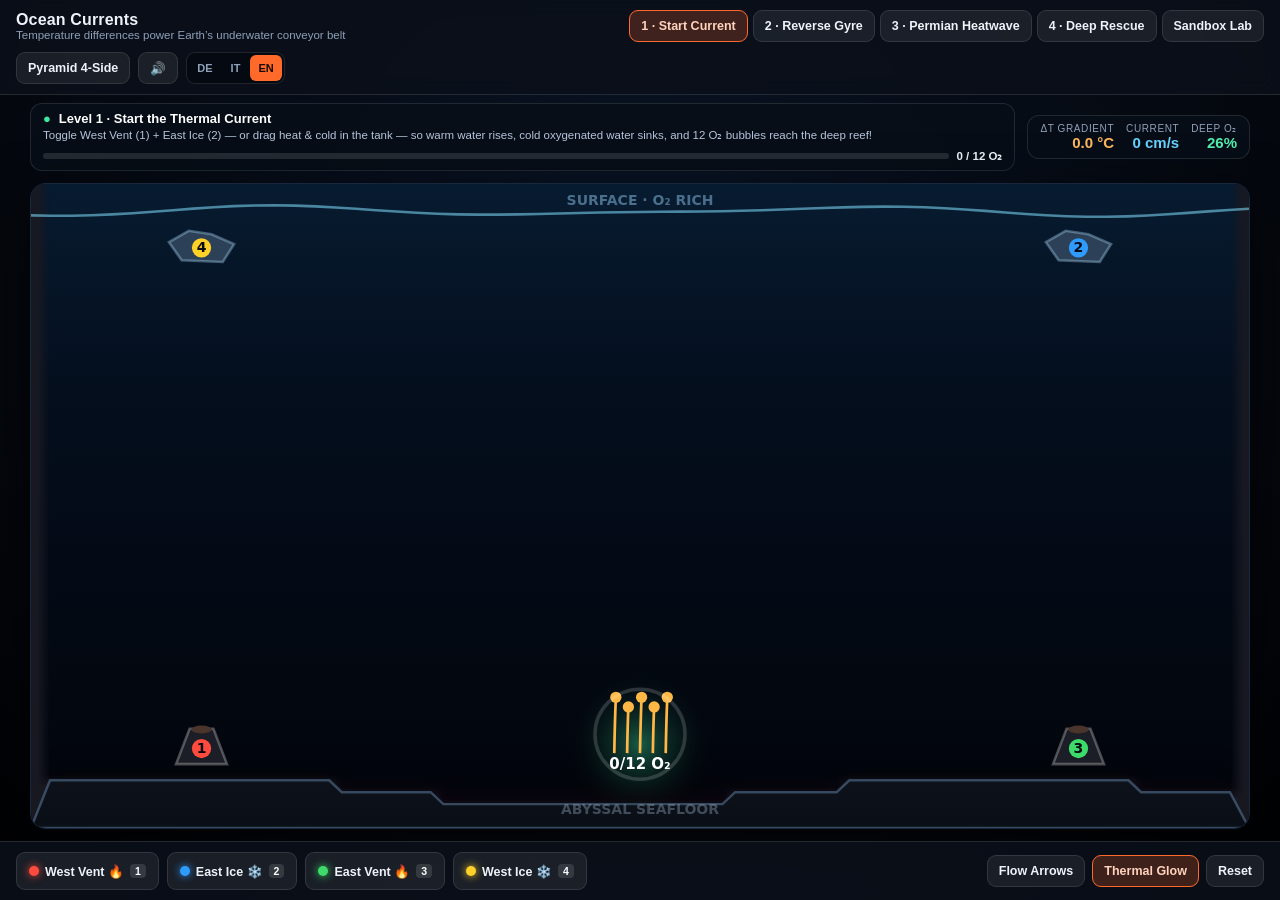
<file: ocean_currents/index.html>
<!doctype html>
<html lang="en">
<head>
<meta charset="utf-8">
<meta name="viewport" content="width=device-width, initial-scale=1, viewport-fit=cover">
<title>Ocean Currents — Thermal Convection Minigame</title>
<style>
  :root {
    --bg: #04070d;
    --panel: rgba(11, 16, 26, 0.86);
    --well: rgba(6, 10, 18, 0.82);
    --line: rgba(255, 255, 255, 0.11);
    --line-hi: rgba(255, 255, 255, 0.22);
    --fg: #eef3fa;
    --muted: #8fa0b8;
    --warm: #ff6a2b;
    --cold: #2fb8ff;
    --o2: #3be8a4;
    --gold: #ffd028;
    --p0: #ff4b3e;
    --p1: #2f9bff;
    --p2: #3ddc6a;
    --p3: #ffd028;
  }
  * { box-sizing: border-box; margin: 0; padding: 0; }
  html, body {
    width: 100%; height: 100%; overflow: hidden;
    background: var(--bg); color: var(--fg);
    font-family: -apple-system, BlinkMacSystemFont, "Segoe UI", Roboto, Inter, sans-serif;
    user-select: none; -webkit-user-select: none;
  }

  /* ---------------- Standard Interactive Layout ---------------- */
  .app {
    display: grid;
    grid-template-rows: auto auto 1fr auto;
    width: 100%; height: 100%;
    background: radial-gradient(ellipse at 50% 30%, #091426 0%, #04070d 72%, #000 100%);
  }
  body.pyramid-mode .app { display: none; }

  .topbar {
    display: flex; align-items: center; justify-content: space-between; gap: 10px; flex-wrap: wrap;
    padding: 10px 16px;
    background: var(--panel); border-bottom: 1px solid var(--line);
    backdrop-filter: blur(10px); -webkit-backdrop-filter: blur(10px);
    z-index: 5;
  }
  .brand { display: flex; align-items: center; gap: 10px; }
  .brand h1 { font-size: 16px; font-weight: 700; letter-spacing: 0.01em; }
  .brand .sub { font-size: 11.5px; color: var(--muted); }

  .mode-tabs { display: flex; gap: 5px; flex-wrap: wrap; }
  .top-right { display: flex; align-items: center; gap: 8px; flex-wrap: wrap; }

  .lang-switch {
    display: inline-flex; padding: 2px; gap: 2px; border-radius: 9px;
    background: var(--well); border: 1px solid var(--line);
  }
  .lang-switch button {
    border: 0; background: none; color: var(--muted); border-radius: 6px;
    padding: 4px 8px; font-size: 11px; font-weight: 700; min-height: 26px;
  }
  .lang-switch button[aria-pressed="true"] { background: var(--warm); color: #1a0802; }

  button, .pill-btn {
    appearance: none;
    background: rgba(255, 255, 255, 0.07);
    color: var(--fg);
    border: 1px solid var(--line);
    border-radius: 9px;
    padding: 6px 11px;
    min-height: 32px;
    font-size: 12.5px; font-weight: 600;
    cursor: pointer;
    transition: background 130ms, border-color 130ms, transform 80ms;
    display: inline-flex; align-items: center; gap: 6px;
  }
  button:hover { background: rgba(255, 255, 255, 0.13); border-color: var(--line-hi); }
  button:active { transform: scale(0.97); }
  button.active {
    background: rgba(255, 106, 43, 0.22);
    border-color: var(--warm);
    color: #ffd3bd;
  }
  button.primary {
    background: linear-gradient(180deg, #ff8547, #e0571d);
    border-color: rgba(255, 210, 180, 0.45);
    color: #1c0802; font-weight: 700;
  }
  button.cold-active {
    background: rgba(47, 184, 255, 0.24);
    border-color: var(--cold);
    color: #c2ebff;
  }
  button.o2-active {
    background: rgba(59, 232, 164, 0.22);
    border-color: var(--o2);
    color: #c7ffea;
  }

  /* Main tank viewport */
  .stage-wrap {
    position: relative;
    min-height: 0;
    display: flex; align-items: center; justify-content: center;
    padding: 12px 16px;
  }
  .tank-frame {
    position: relative;
    width: 100%; height: 100%;
    max-width: 1220px; max-height: 700px;
    border-radius: 16px;
    overflow: hidden;
    border: 1px solid rgba(110, 175, 255, 0.2);
    box-shadow: 0 22px 60px rgba(0, 0, 0, 0.72), inset 0 0 40px rgba(20, 70, 130, 0.16);
    background: #02050a;
  }
  #tankCanvas {
    display: block; width: 100%; height: 100%;
    touch-action: none; cursor: crosshair;
  }

  /* Mission & Telemetry Strip cleanly above the tank (never blocks Ice Caps 2 & 4!) */
  .tank-hud-top {
    display: flex; align-items: center; justify-content: space-between; gap: 12px; flex-wrap: wrap;
    padding: 8px 16px 0;
    max-width: 1252px; width: 100%; margin: 0 auto;
  }
  .mission-card, .telemetry-card {
    background: rgba(8, 14, 24, 0.86);
    border: 1px solid rgba(255, 255, 255, 0.11);
    border-radius: 12px;
    padding: 7px 12px;
  }
  .mission-card { flex: 1 1 360px; min-width: 0; }
  .mission-title {
    font-size: 13px; font-weight: 700; color: #fff;
    display: flex; align-items: center; gap: 8px;
  }
  .mission-desc { font-size: 11.5px; color: #b6c5da; margin-top: 2px; line-height: 1.35; }
  .mission-prog {
    margin-top: 5px; display: flex; align-items: center; gap: 8px; font-size: 11.5px; font-weight: 700;
  }
  .prog-track {
    flex: 1; height: 6px; border-radius: 99px;
    background: rgba(255,255,255,0.12); overflow: hidden; min-width: 90px;
  }
  .prog-fill {
    height: 100%; width: 0%; border-radius: inherit;
    background: linear-gradient(90deg, #2fb8ff, #3be8a4);
    transition: width 120ms linear;
  }

  .telemetry-card {
    display: flex; gap: 12px; align-items: center;
    font-variant-numeric: tabular-nums;
  }
  .metric { display: flex; flex-direction: column; align-items: flex-end; }
  .metric .k { font-size: 10px; text-transform: uppercase; letter-spacing: 0.06em; color: var(--muted); }
  .metric .v { font-size: 15px; font-weight: 800; line-height: 1.15; }
  .metric .v.dt { color: #ffb75e; }
  .metric .v.flow { color: #67d3ff; }
  .metric .v.o2 { color: #52f0b2; }

  /* Level Complete / Fail Banner */
  .overlay-modal {
    position: absolute; inset: 0; z-index: 8;
    display: flex; align-items: center; justify-content: center;
    background: rgba(2, 6, 12, 0.68);
    backdrop-filter: blur(6px);
  }
  .overlay-modal[hidden] { display: none; }
  .modal-box {
    background: rgba(12, 19, 32, 0.96);
    border: 1px solid rgba(110, 210, 255, 0.3);
    border-radius: 16px;
    padding: 20px 24px;
    max-width: 430px; text-align: center;
    box-shadow: 0 24px 64px rgba(0, 0, 0, 0.8);
  }
  .modal-box h2 { font-size: 20px; margin-bottom: 8px; }
  .modal-box p { font-size: 13.5px; color: #c4d3e6; line-height: 1.48; margin-bottom: 14px; }
  .modal-box .science-fact {
    font-size: 12px; color: #8fe8c7; background: rgba(59, 232, 164, 0.1);
    border: 1px solid rgba(59, 232, 164, 0.25);
    border-radius: 10px; padding: 9px 11px; margin-bottom: 16px; text-align: left;
  }
  .modal-actions { display: flex; gap: 10px; justify-content: center; }

  /* Bottom Control Deck */
  .deck {
    display: flex; align-items: center; justify-content: space-between; gap: 10px 14px; flex-wrap: wrap;
    padding: 10px 16px;
    background: var(--panel); border-top: 1px solid var(--line);
    z-index: 5;
  }
  .stations-bar {
    display: flex; align-items: center; gap: 8px; flex-wrap: wrap;
  }
  .station-btn {
    padding: 7px 12px; min-height: 38px;
    border-width: 1.5px; position: relative;
  }
  .station-btn .dot {
    width: 10px; height: 10px; border-radius: 50%; flex: none;
    box-shadow: 0 0 8px currentColor;
  }
  .station-btn kbd {
    font-size: 10.5px; padding: 1px 5px; border-radius: 4px;
    background: rgba(255,255,255,0.12); color: #fff; font-family: inherit;
  }
  .station-btn.on {
    box-shadow: 0 0 18px var(--glow, rgba(255,255,255,0.25));
    border-color: var(--sc, #fff);
    background: color-mix(in srgb, var(--sc, #fff) 24%, rgba(12,18,28,0.9));
  }

  .sandbox-tools { display: flex; align-items: center; gap: 6px; flex-wrap: wrap; }
  .sandbox-tools[hidden], .stations-bar[hidden] { display: none; }

  .deck-right { display: flex; align-items: center; gap: 7px; flex-wrap: wrap; }

  /* ---------------- 4-Sided Pepper's Ghost Pyramid Mode ---------------- */
  #pyramidRoot {
    position: fixed; inset: 0; background: #000; display: none;
  }
  body.pyramid-mode #pyramidRoot { display: block; }
  #pyrStage {
    position: fixed; top: 50%; left: 50%;
    transform: translate(-50%, -50%);
    background: #000;
  }
  .pyr-tile {
    position: absolute; overflow: hidden;
    -webkit-mask-image: radial-gradient(ellipse 96% 96% at 50% 50%, #000 84%, transparent 100%);
    mask-image: radial-gradient(ellipse 96% 96% at 50% 50%, #000 84%, transparent 100%);
    touch-action: none;
  }
  .pyr-tile canvas { width: 100%; height: 100%; display: block; }
  .pyr-controls {
    position: fixed; top: 12px; left: 12px; z-index: 30;
    display: flex; gap: 8px; align-items: center;
    opacity: 0.28; transition: opacity 180ms;
  }
  .pyr-controls:hover { opacity: 1; }
  .pyr-controls button { background: #141821; border-color: rgba(255,255,255,0.2); font-size: 12px; }

  @media (max-width: 780px) {
    .topbar { padding: 8px 10px; }
    .stage-wrap { padding: 6px 8px; }
    .deck { padding: 8px 10px; }
    .telemetry-card { gap: 8px; }
    .metric .v { font-size: 13px; }
    .mission-desc { display: none; }
  }
</style>
</head>
<body>

<!-- ====================== STANDARD INTERACTIVE MODE ====================== -->
<div class="app">
  <header class="topbar">
    <div class="brand">
      <div>
        <h1 data-i18n="title">Ocean Currents</h1>
        <div class="sub" data-i18n="subtitle">Temperature differences power Earth’s underwater conveyor belt</div>
      </div>
    </div>

    <div class="mode-tabs" id="levelTabs">
      <button data-level="0" class="active" data-i18n="lvl0Tab">1 · Start Current</button>
      <button data-level="1" data-i18n="lvl1Tab">2 · Reverse Gyre</button>
      <button data-level="2" data-i18n="lvl2Tab">3 · Permian Heatwave</button>
      <button data-level="3" data-i18n="lvl3Tab">4 · Deep Rescue</button>
      <button data-level="4" data-i18n="lvl4Tab">Sandbox Lab</button>
    </div>

    <div class="top-right">
      <button id="btnPyramid" title="4-sided Pepper's ghost hologram pyramid mode (keys 1-4 / gamepads)" data-i18n="pyramidBtn">Pyramid 4-Side</button>
      <button id="btnSound" title="Toggle gentle water & chime sounds">🔊</button>
      <div class="lang-switch" id="langSwitch">
        <button data-lang="de">DE</button>
        <button data-lang="it">IT</button>
        <button data-lang="en" aria-pressed="true">EN</button>
      </div>
    </div>
  </header>

  <section class="tank-hud-top">
    <div class="mission-card">
      <div class="mission-title"><span id="mBadge">●</span><span id="mTitle"></span></div>
      <div class="mission-desc" id="mDesc"></div>
      <div class="mission-prog" id="mProgWrap">
        <div class="prog-track"><div class="prog-fill" id="mProgFill"></div></div>
        <span id="mProgText">0 / 12</span>
      </div>
    </div>

    <div class="telemetry-card">
      <div class="metric">
        <span class="k" data-i18n="mTempDiff">ΔT Gradient</span>
        <span class="v dt" id="valDT">0.0 °C</span>
      </div>
      <div class="metric">
        <span class="k" data-i18n="mFlow">Current</span>
        <span class="v flow" id="valFlow">0 cm/s</span>
      </div>
      <div class="metric">
        <span class="k" data-i18n="mDeepO2">Deep O₂</span>
        <span class="v o2" id="valO2">45%</span>
      </div>
    </div>
  </section>

  <main class="stage-wrap">
    <div class="tank-frame" id="tankFrame">
      <canvas id="tankCanvas"></canvas>

      <div class="overlay-modal" id="modal" hidden>
        <div class="modal-box">
          <h2 id="modalTitle"></h2>
          <p id="modalBody"></p>
          <div class="science-fact" id="modalFact"></div>
          <div class="modal-actions">
            <button id="modalRetry" data-i18n="btnReplay">Replay</button>
            <button id="modalNext" class="primary" data-i18n="btnNext">Next level →</button>
          </div>
        </div>
      </div>
    </div>
  </main>

  <footer class="deck">
    <!-- 4 Thermal Stations (matching Holo Stage colors & keys 1-4!) -->
    <div class="stations-bar" id="stationsBar">
      <button class="station-btn" data-st="0" style="--sc:var(--p0);--glow:rgba(255,75,62,0.45)">
        <i class="dot" style="background:var(--p0);color:var(--p0)"></i>
        <span data-i18n="st0">West Vent 🔥</span>
        <kbd>1</kbd>
      </button>
      <button class="station-btn" data-st="1" style="--sc:var(--p1);--glow:rgba(47,155,255,0.45)">
        <i class="dot" style="background:var(--p1);color:var(--p1)"></i>
        <span data-i18n="st1">East Ice ❄️</span>
        <kbd>2</kbd>
      </button>
      <button class="station-btn" data-st="2" style="--sc:var(--p2);--glow:rgba(61,220,106,0.45)">
        <i class="dot" style="background:var(--p2);color:var(--p2)"></i>
        <span data-i18n="st2">East Vent 🔥</span>
        <kbd>3</kbd>
      </button>
      <button class="station-btn" data-st="3" style="--sc:var(--p3);--glow:rgba(255,208,40,0.45)">
        <i class="dot" style="background:var(--p3);color:var(--p3)"></i>
        <span data-i18n="st3">West Ice ❄️</span>
        <kbd>4</kbd>
      </button>
    </div>

    <!-- Sandbox Paint Tools -->
    <div class="sandbox-tools" id="sandboxTools" hidden>
      <button data-tool="heat" class="active" data-i18n="toolHeat">🔥 Paint Heat</button>
      <button data-tool="cold" data-i18n="toolCold">❄️ Paint Cold</button>
      <button data-tool="o2" data-i18n="toolO2">🫧 Drop O₂</button>
      <button data-tool="rock" data-i18n="toolRock">🪨 Rock Wall</button>
      <button data-tool="erase" data-i18n="toolErase">🧹 Erase</button>
      <button id="btnPresetConv" data-i18n="presetConveyor">Preset: Conveyor</button>
      <button id="btnPresetStall" data-i18n="presetStall">Preset: Heat Stall</button>
    </div>

    <div class="deck-right">
      <button id="btnVectors" data-i18n="btnArrows">Arrows</button>
      <button id="btnThermal" class="active" data-i18n="btnThermal">Thermal Glow</button>
      <button id="btnReset" data-i18n="btnReset">Reset</button>
    </div>
  </footer>
</div>

<!-- ====================== 4-SIDED PYRAMID MODE ====================== -->
<div id="pyramidRoot">
  <div id="pyrStage"></div>
  <div class="pyr-controls">
    <button id="btnExitPyr" data-i18n="exitPyramid">← Exit Pyramid</button>
    <button id="btnPyrNextLvl" data-i18n="nextChallenge">Next Level</button>
    <button id="btnPyrFull" data-i18n="fullscreen">Fullscreen</button>
  </div>
</div>

<script>
'use strict';

/* ============================================================================
 * 1. Multilingual Strings (EN / DE / IT — Matching Holo Stage)
 * ========================================================================== */
const I18N = {
  en: {
    title: 'Ocean Currents',
    subtitle: 'Temperature differences power Earth’s underwater conveyor belt',
    lvl0Tab: '1 · Start Current',
    lvl1Tab: '2 · Reverse Gyre',
    lvl2Tab: '3 · Permian Heatwave',
    lvl3Tab: '4 · Deep Rescue',
    lvl4Tab: 'Sandbox Lab',
    pyramidBtn: 'Pyramid 4-Side',
    exitPyramid: '← Exit Pyramid',
    nextChallenge: 'Next Level',
    fullscreen: 'Fullscreen',
    mTempDiff: 'ΔT Gradient',
    mFlow: 'Current',
    mDeepO2: 'Deep O₂',
    st0: 'West Vent 🔥',
    st1: 'East Ice ❄️',
    st2: 'East Vent 🔥',
    st3: 'West Ice ❄️',
    toolHeat: '🔥 Paint Heat',
    toolCold: '❄️ Paint Cold',
    toolO2: '🫧 Drop O₂',
    toolRock: '🪨 Rock Wall',
    toolErase: '🧹 Erase',
    presetConveyor: 'Preset: Conveyor',
    presetStall: 'Preset: Heat Stall',
    btnArrows: 'Flow Arrows',
    btnThermal: 'Thermal Glow',
    btnReset: 'Reset',
    btnReplay: 'Replay',
    btnNext: 'Next level →',
    btnSandbox: 'Open Sandbox →',
    // Levels
    l0Title: 'Level 1 · Start the Thermal Current',
    l0Desc: 'Toggle West Vent (1) + East Ice (2) — or drag heat & cold in the tank — so warm water rises, cold oxygenated water sinks, and 12 O₂ bubbles reach the deep reef!',
    l0WinTitle: 'Current Flowing!',
    l0WinBody: 'You sparked a full convection loop and revived the deep-sea reef!',
    l0Fact: 'Science: Warm water is lighter and rises; cold surface water is denser and sinks, dragging dissolved oxygen down to the abyssal ocean floor.',

    l1Title: 'Level 2 · Reverse the Gyre',
    l1Desc: 'A rocky seamount splits the seafloor! Oxygenate BOTH sheltered reefs (6 O₂ each) by switching between clockwise (1+2) and counter-clockwise (3+4) currents.',
    l1WinTitle: 'Master of Ocean Gyres!',
    l1WinBody: 'Both sides of the seamount are thriving with fresh deep-sea oxygen.',
    l1Fact: 'Science: Flipping where heat rises and cold sinks reverses the direction of the entire circulation loop.',

    l2Title: 'Level 3 · Permian–Triassic Heatwave!',
    l2Desc: 'Volcanic eruptions heat the ocean and shrink ΔT! Keep polar ice cooling (2 & 4) active and survive 30 s with at least 2 reefs alive — if ΔT drops, the current stalls!',
    l2WinTitle: 'Conveyor Survived!',
    l2WinBody: 'Your polar cooling kept a temperature gradient alive through the volcanic crisis!',
    l2FailTitle: 'Ocean Stagnated (Anoxia)!',
    l2FailBody: 'The temperature difference collapsed — warm water stopped overturning and deep reefs ran out of oxygen.',
    l2Fact: 'Science (~252 Ma): During the Permian–Triassic mass extinction, extreme greenhouse warming heated the poles, weakening ΔT and stalling ocean currents — causing widespread deep-sea anoxia.',

    l3Title: 'Level 4 · Deep-Sea Ammonite Rescue',
    l3Desc: 'Steer the drifting ammonite with live thermal currents through all 4 glowing checkpoints to the sanctuary reef! Use vents & ice to bend the flow.',
    l3WinTitle: 'Ammonite Rescued!',
    l3WinBody: 'You surfed warm updrafts and cold downdrafts all the way to the sanctuary reef!',
    l3Fact: 'Science: Real marine larvae, plankton, and nutrients travel thousands of kilometers riding temperature-driven ocean currents.',

    l4Title: 'Sandbox · Thermal Fluid Lab',
    l4Desc: 'Paint heat, cold, O₂ bubbles, or rock ridges directly in the tank — or press keys 1–4 to mix real Navier–Stokes convection currents!',

    stagnantWarn: 'STAGNANT · LOW ΔT!',
    heatwaveAlert: 'VOLCANIC HEAT SURGE!',
    surfaceLbl: 'SURFACE · O₂ RICH',
    abyssLbl: 'ABYSSAL SEAFLOOR',
    clickHint: 'Click stations (1–4) or drag in water',
  },
  de: {
    title: 'Meeresströmungen',
    subtitle: 'Temperaturunterschiede treiben das Förderband der Ozeane an',
    lvl0Tab: '1 · Strömung starten',
    lvl1Tab: '2 · Wirbel umkehren',
    lvl2Tab: '3 · Perm-Hitzewelle',
    lvl3Tab: '4 · Tiefsee-Rettung',
    lvl4Tab: 'Freies Labor',
    pyramidBtn: '4-Seiten Pyramide',
    exitPyramid: '← Pyramide beenden',
    nextChallenge: 'Nächstes Level',
    fullscreen: 'Vollbild',
    mTempDiff: 'ΔT-Unterschied',
    mFlow: 'Strömung',
    mDeepO2: 'Tiefsee-O₂',
    st0: 'West-Schlot 🔥',
    st1: 'Ost-Eis ❄️',
    st2: 'Ost-Schlot 🔥',
    st3: 'West-Eis ❄️',
    toolHeat: '🔥 Wärme malen',
    toolCold: '❄️ Kälte malen',
    toolO2: '🫧 O₂ tropfen',
    toolRock: '🪨 Felswand',
    toolErase: '🧹 Löschen',
    presetConveyor: 'Vorlage: Förderband',
    presetStall: 'Vorlage: Stillstand',
    btnArrows: 'Strömungspfeile',
    btnThermal: 'Wärmebild',
    btnReset: 'Zurücksetzen',
    btnReplay: 'Nochmal',
    btnNext: 'Nächstes Level →',
    btnSandbox: 'Zum Labor →',

    l0Title: 'Level 1 · Konvektion starten',
    l0Desc: 'Aktiviere West-Schlot (1) + Ost-Eis (2) oder male Wärme & Kälte ins Becken: Warmes Wasser steigt auf, kaltes sauerstoffreiches sinkt ab und bringt 12 O₂-Blasen zum Tiefseeriff!',
    l0WinTitle: 'Strömung läuft!',
    l0WinBody: 'Du hast eine stabile Konvektionsströmung erzeugt und das Tiefseeriff belebt!',
    l0Fact: 'Wissenschaft: Warmes Wasser ist leichter und steigt auf; kaltes Oberflächenwasser ist dichter, sinkt ab und zieht gelösten Sauerstoff bis zum Meeresboden.',

    l1Title: 'Level 2 · Strömung umkehren',
    l1Desc: 'Ein Unterwasserberg teilt den Meeresboden! Versorge BEIDE Riffe (je 6 O₂), indem du zwischen Rechtslauf (1+2) und Linkslauf (3+4) wechselst.',
    l1WinTitle: 'Meister der Meereswirbel!',
    l1WinBody: 'Beide Seiten des Unterwasserbergs blühen dank frischem Tiefsee-Sauerstoff auf.',
    l1Fact: 'Wissenschaft: Wo Wärme aufsteigt und Kälte absinkt, bestimmt die Drehrichtung der gesamten Meereszirkulation.',

    l2Title: 'Level 3 · Perm-Trias-Hitzewelle!',
    l2Desc: 'Vulkanausbrüche heizen den Ozean auf und verkleinern ΔT! Halte die Polarkühlung (2 & 4) aktiv und überstehe 30 s mit mindestens 2 lebendigen Riffen!',
    l2WinTitle: 'Förderband gerettet!',
    l2WinBody: 'Deine Polarkühlung hat das Temperaturgefälle durch die Vulkankrise gerettet!',
    l2FailTitle: 'Stillstand (Sauerstoffmangel)!',
    l2FailBody: 'Der Temperaturunterschied brach zusammen – die Strömung stoppte und den Tiefseeriffen ging der Sauerstoff aus.',
    l2Fact: 'Wissenschaft (~252 Mio. J.): Beim Perm-Trias-Massenaussterben erwärmte der Treibhauseffekt auch die Pole – ΔT schrumpfte, die Meeresströmungen stockten und die Tiefsee erstickte.',

    l3Title: 'Level 4 · Tiefsee-Ammoniten-Rettung',
    l3Desc: 'Lenke den treibenden Ammoniten mit Wärmeströmungen durch alle 4 Leuchttore bis zum geschützten Riff! Nutze Schlote & Eis zum Steuern.',
    l3WinTitle: 'Ammonit gerettet!',
    l3WinBody: 'Du hast warme Aufwinde und kalte Abwinde perfekt bis ins sichere Riff genutzt!',
    l3Fact: 'Wissenschaft: Plankton, Larven und Nährstoffe reisen tausende Kilometer auf temperaturgetriebenen Meeresströmungen.',

    l4Title: 'Freies Labor · Thermische Strömungen',
    l4Desc: 'Male Wärme, Kälte, O₂-Blasen oder Felsbarrieren direkt ins Wasser – oder steuere mit Tasten 1–4 echte Navier–Stokes-Strömungen!',

    stagnantWarn: 'STILLSTAND · WENIG ΔT!',
    heatwaveAlert: 'VULKAN-HITZEWELLE!',
    surfaceLbl: 'OBERFLÄCHE · O₂-REICH',
    abyssLbl: 'TIEFSEEBODEN',
    clickHint: 'Stationen (1–4) klicken oder im Wasser ziehen',
  },
  it: {
    title: 'Correnti Marine',
    subtitle: 'Le differenze di temperatura muovono il nastro trasportatore degli oceani',
    lvl0Tab: '1 · Avvia corrente',
    lvl1Tab: '2 · Inverti vortice',
    lvl2Tab: '3 · Caldo Permiano',
    lvl3Tab: '4 · Salvataggio',
    lvl4Tab: 'Laboratorio',
    pyramidBtn: 'Piramide 4 Lati',
    exitPyramid: '← Esci da Piramide',
    nextChallenge: 'Prossimo livello',
    fullscreen: 'Schermo intero',
    mTempDiff: 'Gradiente ΔT',
    mFlow: 'Corrente',
    mDeepO2: 'O₂ Profondo',
    st0: 'Camino Ovest 🔥',
    st1: 'Ghiaccio Est ❄️',
    st2: 'Camino Est 🔥',
    st3: 'Ghiaccio Ovest ❄️',
    toolHeat: '🔥 Disegna Caldo',
    toolCold: '❄️ Disegna Freddo',
    toolO2: '🫧 Gocce O₂',
    toolRock: '🪨 Roccia',
    toolErase: '🧹 Cancella',
    presetConveyor: 'Modello: Corrente',
    presetStall: 'Modello: Blocco',
    btnArrows: 'Frecce flusso',
    btnThermal: 'Mappa termica',
    btnReset: 'Ripristina',
    btnReplay: 'Rigioca',
    btnNext: 'Prossimo livello →',
    btnSandbox: 'Apri Laboratorio →',

    l0Title: 'Livello 1 · Avvia la corrente termica',
    l0Desc: 'Attiva Camino Ovest (1) + Ghiaccio Est (2) o trascina caldo e freddo: l’acqua calda sale, quella fredda ricca di O₂ affonda e porta 12 bolle al fondale!',
    l0WinTitle: 'Corrente avviata!',
    l0WinBody: 'Hai creato un vero ciclo di convezione e salvato la barriera profonda!',
    l0Fact: 'Scienza: L’acqua calda è più leggera e sale; l’acqua fredda superficiale è più densa, affonda e trasporta ossigeno disciolto fino agli abissi.',

    l1Title: 'Livello 2 · Inverti il vortice',
    l1Desc: 'Una dorsale rocciosa divide il fondale! Ossigena ENTRAMBE le colonie (6 O₂ ciascuna) alternando corrente oraria (1+2) e antioraria (3+4).',
    l1WinTitle: 'Maestro delle correnti!',
    l1WinBody: 'Entrambi i versanti della dorsale prosperano grazie all’ossigeno fresco.',
    l1Fact: 'Scienza: Cambiando dove l’acqua si scalda e dove si raffredda si inverte l’intero senso della circolazione oceanica.',

    l2Title: 'Livello 3 · Ondata di calore Permiana!',
    l2Desc: 'Le eruzioni scaldano l’oceano e riducono ΔT! Mantieni attivo il raffreddamento polare (2 e 4) e resisti 30 s con almeno 2 barriere vive!',
    l2WinTitle: 'Circolazione salvata!',
    l2WinBody: 'Il raffreddamento polare ha mantenuto attivo il gradiente termico durante la crisi vulcanica!',
    l2FailTitle: 'Oceano stagnante (Anossia)!',
    l2FailBody: 'Il divario di temperatura è svanito: la circolazione si è fermata e le barriere profonde sono rimaste senza ossigeno.',
    l2Fact: 'Scienza (~252 Ma): Durante l’estinzione del Permiano–Triassico il super-effetto serra riscaldò i poli, indebolì ΔT e bloccò le correnti oceaniche causando anossia marina.',

    l3Title: 'Livello 4 · Salvataggio dell’Ammonite',
    l3Desc: 'Guida l’ammonite alla deriva con le correnti termiche attraverso tutti e 4 i varchi luminosi fino al santuario! Usa camini e ghiaccio per deviare il flusso.',
    l3WinTitle: 'Ammonite salvata!',
    l3WinBody: 'Hai cavalcato correnti calde ascendenti e fredde discendenti fino al rifugio!',
    l3Fact: 'Scienza: Plancton, larve e nutrienti viaggiano per migliaia di chilometri spinti dalle correnti termiche oceaniche.',

    l4Title: 'Laboratorio · Fluido Termico Libero',
    l4Desc: 'Dipingi caldo, freddo, bolle di O₂ o barriere rocciose direttamente nell’acqua – oppure usa i tasti 1–4 per sperimentare la convezione di Navier–Stokes!',

    stagnantWarn: 'STAGNANTE · POCO ΔT!',
    heatwaveAlert: 'ONDATA VULCANICA!',
    surfaceLbl: 'SUPERFICIE · RICCA DI O₂',
    abyssLbl: 'FONDALE ABISSALE',
    clickHint: 'Premi le stazioni (1–4) o trascina nell’acqua',
  },
};

let lang = (() => {
  const c = (navigator.language || 'en').toLowerCase().slice(0, 2);
  return I18N[c] ? c : 'en';
})();
const tr = k => I18N[lang][k] ?? I18N.en[k] ?? k;

/* ============================================================================
 * 2. Gentle Procedural Web Audio Feedback (Zero External Assets)
 * ========================================================================== */
const SFX = (() => {
  let ctx = null;
  let enabled = true;
  const playTone = (freq, dur, { type = 'sine', gain = 0.05, slide = 0, delay = 0 } = {}) => {
    if (!enabled) return;
    try {
      const AC = window.AudioContext || window.webkitAudioContext;
      if (!AC) return;
      ctx ||= new AC();
      if (ctx.state === 'suspended') ctx.resume().catch(() => {});
      const t0 = ctx.currentTime + delay;
      const o = ctx.createOscillator(), g = ctx.createGain();
      o.type = type;
      o.frequency.setValueAtTime(freq, t0);
      if (slide) o.frequency.exponentialRampToValueAtTime(slide, t0 + dur);
      g.gain.setValueAtTime(0.0001, t0);
      g.gain.exponentialRampToValueAtTime(gain, t0 + 0.015);
      g.gain.exponentialRampToValueAtTime(0.0001, t0 + dur);
      o.connect(g).connect(ctx.destination);
      o.start(t0); o.stop(t0 + dur + 0.02);
    } catch {}
  };
  return {
    get on() { return enabled; },
    toggle() { enabled = !enabled; return enabled; },
    bubble() { playTone(520 + Math.random() * 240, 0.11, { type: 'sine', gain: 0.045, slide: 980 }); },
    toggleSt(warm) { playTone(warm ? 240 : 620, 0.12, { type: 'triangle', gain: 0.04, slide: warm ? 340 : 420 }); },
    ring() { playTone(587, 0.14, { gain: 0.055 }); playTone(880, 0.22, { gain: 0.055, delay: 0.07 }); },
    win() { [523, 659, 784, 1046].forEach((f, i) => playTone(f, 0.26, { gain: 0.055, delay: i * 0.08 })); },
    fail() { playTone(310, 0.22, { type: 'triangle', gain: 0.05, slide: 185 }); },
  };
})();

/* ============================================================================
 * 3. Real-Time 2D Navier–Stokes + Boussinesq Thermal Buoyancy Fluid Engine
 * ========================================================================== */
const NX = 96, NY = 54;
const SIZE = NX * NY;
const IX = (x, y) => x + y * NX;

class ThermalFluid {
  constructor() {
    this.u = new Float32Array(SIZE);
    this.v = new Float32Array(SIZE);
    this.u0 = new Float32Array(SIZE);
    this.v0 = new Float32Array(SIZE);
    this.T = new Float32Array(SIZE);    // -1 (0°C ice) .. 0 (14°C neutral) .. +1 (32°C hot)
    this.T0 = new Float32Array(SIZE);
    this.O2 = new Float32Array(SIZE);   // 0..1 dissolved oxygen
    this.O20 = new Float32Array(SIZE);
    this.div = new Float32Array(SIZE);
    this.p = new Float32Array(SIZE);
    this.solid = new Uint8Array(SIZE);  // 1 = seafloor rock / obstacle
    this.reset();
  }

  reset() {
    this.u.fill(0); this.v.fill(0);
    this.T.fill(0);
    this.solid.fill(0);
    // Natural surface-rich oxygen gradient at start
    for (let y = 0; y < NY; y++) {
      const o2Val = Math.max(0.18, 1.0 - (y / NY) * 0.82);
      for (let x = 0; x < NX; x++) this.O2[IX(x, y)] = o2Val;
    }
    // Tank outer solid walls (left, right, bottom; top is free surface)
    for (let x = 0; x < NX; x++) this.solid[IX(x, NY - 1)] = 1;
    for (let y = 0; y < NY; y++) {
      this.solid[IX(0, y)] = 1;
      this.solid[IX(NX - 1, y)] = 1;
    }
  }

  addRockCircle(cx, cy, r, val = 1) {
    const r2 = r * r;
    for (let y = 2; y < NY - 1; y++) {
      for (let x = 1; x < NX - 1; x++) {
        const dx = x - cx, dy = y - cy;
        if (dx * dx + dy * dy <= r2) {
          const id = IX(x, y);
          this.solid[id] = val;
          if (val) { this.u[id] = 0; this.v[id] = 0; }
        }
      }
    }
  }

  injectHeat(nx, ny, radius, targetTemp, strength) {
    const cx = nx * (NX - 1), cy = ny * (NY - 1);
    const r2 = radius * radius;
    const x0 = Math.max(1, Math.floor(cx - radius)), x1 = Math.min(NX - 2, Math.ceil(cx + radius));
    const y0 = Math.max(1, Math.floor(cy - radius)), y1 = Math.min(NY - 2, Math.ceil(cy + radius));
    for (let y = y0; y <= y1; y++) {
      for (let x = x0; x <= x1; x++) {
        const id = IX(x, y);
        if (this.solid[id]) continue;
        const d2 = (x - cx) * (x - cx) + (y - cy) * (y - cy);
        if (d2 > r2) continue;
        const w = (1 - d2 / r2) * strength;
        this.T[id] += (targetTemp - this.T[id]) * Math.min(1, w);
        // Subtle natural convective push from intense thermal source
        this.v[id] += -targetTemp * w * 1.4;
      }
    }
  }

  injectO2(nx, ny, radius, amount) {
    const cx = nx * (NX - 1), cy = ny * (NY - 1);
    const r2 = radius * radius;
    for (let y = Math.max(1, Math.floor(cy - radius)); y <= Math.min(NY - 2, Math.ceil(cy + radius)); y++) {
      for (let x = Math.max(1, Math.floor(cx - radius)); x <= Math.min(NX - 2, Math.ceil(cx + radius)); x++) {
        const id = IX(x, y);
        if (this.solid[id]) continue;
        const d2 = (x - cx) * (x - cx) + (y - cy) * (y - cy);
        if (d2 <= r2) this.O2[id] = Math.min(1, this.O2[id] + (1 - d2 / r2) * amount);
      }
    }
  }

  sampleVel(nx, ny) {
    const gx = Math.max(1, Math.min(NX - 2.001, nx * (NX - 1)));
    const gy = Math.max(1, Math.min(NY - 2.001, ny * (NY - 1)));
    const x0 = Math.floor(gx), y0 = Math.floor(gy);
    const fx = gx - x0, fy = gy - y0;
    const i00 = IX(x0, y0), i10 = i00 + 1, i01 = i00 + NX, i11 = i01 + 1;
    const u = (this.u[i00]*(1-fx) + this.u[i10]*fx)*(1-fy) + (this.u[i01]*(1-fx) + this.u[i11]*fx)*fy;
    const v = (this.v[i00]*(1-fx) + this.v[i10]*fx)*(1-fy) + (this.v[i01]*(1-fx) + this.v[i11]*fx)*fy;
    return [u, v];
  }

  sampleScalar(arr, nx, ny) {
    const gx = Math.max(1, Math.min(NX - 2.001, nx * (NX - 1)));
    const gy = Math.max(1, Math.min(NY - 2.001, ny * (NY - 1)));
    const x0 = Math.floor(gx), y0 = Math.floor(gy);
    const fx = gx - x0, fy = gy - y0;
    const i00 = IX(x0, y0), i10 = i00 + 1, i01 = i00 + NX, i11 = i01 + 1;
    return (arr[i00]*(1-fx) + arr[i10]*fx)*(1-fy) + (arr[i01]*(1-fx) + arr[i11]*fx)*fy;
  }

  applyBoundaries() {
    const { u, v, solid } = this;
    for (let x = 0; x < NX; x++) {
      // Free-slip surface at y=0 (water glides freely along surface!)
      u[IX(x, 0)] = u[IX(x, 1)];
      v[IX(x, 0)] = 0;
      u[IX(x, NY - 1)] = 0;
      v[IX(x, NY - 1)] = 0;
    }
    for (let y = 0; y < NY; y++) {
      u[IX(0, y)] = 0; v[IX(0, y)] = 0;
      u[IX(NX - 1, y)] = 0; v[IX(NX - 1, y)] = 0;
    }
    for (let i = 0; i < SIZE; i++) {
      if (solid[i]) { u[i] = 0; v[i] = 0; }
    }
  }

  project() {
    const { u, v, div, p, solid } = this;
    for (let y = 1; y < NY - 1; y++) {
      for (let x = 1; x < NX - 1; x++) {
        const i = IX(x, y);
        if (solid[i]) { div[i] = 0; p[i] = 0; continue; }
        div[i] = -0.5 * (u[i + 1] - u[i - 1] + v[i + NX] - v[i - NX]);
        p[i] = 0;
      }
    }
    for (let iter = 0; iter < 16; iter++) {
      for (let y = 1; y < NY - 1; y++) {
        for (let x = 1; x < NX - 1; x++) {
          const i = IX(x, y);
          if (solid[i]) continue;
          let sum = div[i], cnt = 0;
          if (!solid[i - 1])  { sum += p[i - 1];  cnt++; }
          if (!solid[i + 1])  { sum += p[i + 1];  cnt++; }
          if (!solid[i - NX]) { sum += p[i - NX]; cnt++; }
          if (!solid[i + NX]) { sum += p[i + NX]; cnt++; }
          p[i] = cnt > 0 ? sum / cnt : 0;
        }
      }
    }
    for (let y = 1; y < NY - 1; y++) {
      for (let x = 1; x < NX - 1; x++) {
        const i = IX(x, y);
        if (solid[i]) continue;
        const pL = solid[i - 1] ? p[i] : p[i - 1];
        const pR = solid[i + 1] ? p[i] : p[i + 1];
        const pU = solid[i - NX] ? p[i] : p[i - NX];
        const pD = solid[i + NX] ? p[i] : p[i + NX];
        u[i] -= 0.5 * (pR - pL);
        v[i] -= 0.5 * (pD - pU);
      }
    }
    this.applyBoundaries();
  }

  advect(dst, src, u, v, dt, damp = 1.0) {
    const { solid } = this;
    for (let y = 1; y < NY - 1; y++) {
      for (let x = 1; x < NX - 1; x++) {
        const i = IX(x, y);
        if (solid[i]) { dst[i] = 0; continue; }
        let px = x - dt * u[i];
        let py = y - dt * v[i];
        px = Math.max(0.5, Math.min(NX - 1.5, px));
        py = Math.max(0.5, Math.min(NY - 1.5, py));
        const x0 = Math.floor(px), y0 = Math.floor(py);
        const fx = px - x0, fy = py - y0;
        const i00 = IX(x0, y0), i10 = i00 + 1, i01 = i00 + NX, i11 = i01 + 1;
        const val = (src[i00]*(1-fx) + src[i10]*fx)*(1-fy) + (src[i01]*(1-fx) + src[i11]*fx)*fy;
        dst[i] = val * damp;
      }
    }
  }

  diffuseField(dst, src, rate) {
    const { solid } = this;
    for (let y = 1; y < NY - 1; y++) {
      for (let x = 1; x < NX - 1; x++) {
        const i = IX(x, y);
        if (solid[i]) continue;
        const avg = 0.25 * (src[i-1] + src[i+1] + src[i-NX] + src[i+NX]);
        dst[i] = src[i] + (avg - src[i]) * rate;
      }
    }
  }

  step(dt, ambientTemp = 0.0) {
    const { u, v, u0, v0, T, T0, O2, O20, solid } = this;

    // 1. Compute mean fluid temperature for exact Boussinesq buoyancy (T - T_avg)!
    //    Notice: if the ENTIRE tank warms up uniformly, (T - T_avg) -> 0 and convection NATURALLY STALLS!
    let tSum = 0, tCnt = 0;
    for (let i = 0; i < SIZE; i++) {
      if (!solid[i]) { tSum += T[i]; tCnt++; }
    }
    const tAvg = tCnt > 0 ? tSum / tCnt : 0;

    // 2. Apply Boussinesq vertical buoyancy force: warm rises (-Y), cold sinks (+Y)!
    const BUOY = 24.0;
    for (let y = 1; y < NY - 1; y++) {
      for (let x = 1; x < NX - 1; x++) {
        const i = IX(x, y);
        if (solid[i]) continue;
        v[i] -= BUOY * (T[i] - tAvg) * dt;
        // Clamp extreme speeds for unconditional stability
        u[i] = Math.max(-28, Math.min(28, u[i]));
        v[i] = Math.max(-28, Math.min(28, v[i]));
      }
    }

    // 3. Project velocity to divergence-free (creates real closed circulation loops!)
    this.project();

    // 4. Advect velocity
    u0.set(u); v0.set(v);
    this.advect(u, u0, u0, v0, dt, 0.992);
    this.advect(v, v0, u0, v0, dt, 0.992);
    this.project();

    // 5. Advect & gently diffuse Temperature
    T0.set(T);
    this.advect(T, T0, u, v, dt, 1.0);
    T0.set(T);
    this.diffuseField(T, T0, 0.055);
    // Gentle thermal relaxation toward ambient background temperature
    const relax = 0.0045;
    for (let i = 0; i < SIZE; i++) {
      if (!solid[i]) T[i] += (ambientTemp - T[i]) * relax;
    }

    // 6. Advect & replenish surface Dissolved Oxygen (O2)!
    //    Surface layer absorbs fresh O2 from the atmosphere; deep abyss slowly consumes O2.
    for (let x = 1; x < NX - 1; x++) {
      O2[IX(x, 1)] = Math.min(1.0, O2[IX(x, 1)] + 0.14 * dt * 60 * 0.04);
      O2[IX(x, 2)] = Math.min(1.0, O2[IX(x, 2)] + 0.07 * dt * 60 * 0.04);
    }
    O20.set(O2);
    this.advect(O2, O20, u, v, dt, 1.0);
    O20.set(O2);
    this.diffuseField(O2, O20, 0.03);
    // Deep benthic respiration slowly consumes O2 so stagnant deep water becomes hypoxic!
    for (let y = Math.floor(NY * 0.55); y < NY - 1; y++) {
      const depthF = (y - NY * 0.55) / (NY * 0.45);
      for (let x = 1; x < NX - 1; x++) {
        const i = IX(x, y);
        if (!solid[i]) O2[i] = Math.max(0.02, O2[i] - (0.0018 + 0.0022 * depthF));
      }
    }
  }

  getMetrics() {
    let minT = 10, maxT = -10, spdSum = 0, spdCnt = 0, deepO2Sum = 0, deepCnt = 0;
    const deepY = Math.floor(NY * 0.72);
    for (let y = 2; y < NY - 2; y++) {
      for (let x = 2; x < NX - 2; x++) {
        const i = IX(x, y);
        if (this.solid[i]) continue;
        const t = this.T[i];
        if (t < minT) minT = t;
        if (t > maxT) maxT = t;
        spdSum += Math.hypot(this.u[i], this.v[i]);
        spdCnt++;
        if (y >= deepY) { deepO2Sum += this.O2[i]; deepCnt++; }
      }
    }
    // Map T in [-1..+1] to realistic ocean °C range (2°C polar .. 30°C hot vent/tropics)
    const dT = Math.max(0, (maxT - minT) * 14.0);
    const flowCm = spdCnt > 0 ? (spdSum / spdCnt) * 8.5 : 0;
    const deepO2 = deepCnt > 0 ? (deepO2Sum / deepCnt) * 100 : 0;
    return { dT, flowCm, deepO2 };
  }
}

/* ============================================================================
 * 4. Game State, Levels, Stations, Oxygen Bubbles, Creatures & Particles
 * ========================================================================== */
const fluid = new ThermalFluid();

// 4 Corner Thermal Stations (matching Holo Stage colors & keys 1-4!)
const STATIONS = [
  { id: 0, nx: 0.14, ny: 0.87, temp: +1.0, color: '#ff4b3e', label: '1', kind: 'vent', active: false, hold: false },
  { id: 1, nx: 0.86, ny: 0.10, temp: -1.0, color: '#2f9bff', label: '2', kind: 'ice',  active: false, hold: false },
  { id: 2, nx: 0.86, ny: 0.87, temp: +1.0, color: '#3ddc6a', label: '3', kind: 'vent', active: false, hold: false },
  { id: 3, nx: 0.14, ny: 0.10, temp: -1.0, color: '#ffd028', label: '4', kind: 'ice',  active: false, hold: false },
];

// 1,350 Luminous Flow Tracer Particles (colored live by local water temperature!)
const N_PARTS = 1350;
const parts = Array.from({ length: N_PARTS }, () => ({
  x: 0.03 + Math.random() * 0.94,
  y: 0.04 + Math.random() * 0.90,
  px: 0, py: 0,
  life: Math.random(),
}));
parts.forEach(p => { p.px = p.x; p.py = p.y; });

// Drifting Oxygen Bubbles carried by real currents!
const bubbles = [];
const bursts = [];

// Game state
const game = {
  level: 0,        // 0..3 challenges, 4 = sandbox
  tool: 'heat',    // sandbox paint tool: heat | cold | o2 | rock | erase
  showArrows: false,
  showThermal: true,
  pyramid: false,
  elapsed: 0,
  ended: false,    // 'win' | 'fail' | false
  reefs: [],
  ammonite: null,  // Level 4 hero drifter
  gates: [],       // Level 4 current checkpoints
  heatwaveTimer: 0,
  surviveTimer: 0,
  surviveGoal: 30,
  bubbleSpawnAcc: 0,
  metrics: { dT: 0, flowCm: 0, deepO2: 50 },
};

function setupLevel(lvl) {
  game.level = lvl;
  game.elapsed = 0;
  game.ended = false;
  game.heatwaveTimer = 0;
  game.surviveTimer = 0;
  bubbles.length = 0;
  bursts.length = 0;
  game.reefs = [];
  game.ammonite = null;
  game.gates = [];

  fluid.reset();
  STATIONS.forEach(s => { s.active = false; s.hold = false; });

  // Sculpt organic seafloor contour
  for (let x = 1; x < NX - 1; x++) {
    const nx = x / (NX - 1);
    let h = 2 + Math.round(Math.sin(nx * Math.PI * 3.0 + 0.4) * 1.2);
    // Level 2: dramatic central Permian seamount ridge splitting the abyss!
    if (lvl === 1) {
      const d = Math.abs(nx - 0.50);
      if (d < 0.13) h += Math.round((1 - d / 0.13) ** 1.4 * 22);
    }
    // Level 4: two staggered underwater rock pillars to steer currents around!
    if (lvl === 3) {
      const d1 = Math.abs(nx - 0.34);
      const d2 = Math.abs(nx - 0.68);
      if (d1 < 0.08) h += Math.round((1 - d1 / 0.08) * 14);
      if (d2 < 0.08) h += Math.round((1 - d2 / 0.08) * 16);
    }
    for (let y = NY - 1 - h; y < NY; y++) fluid.solid[IX(x, y)] = 1;
  }

  // Configure level-specific reefs, goals & initial thermal conditions
  if (lvl === 0) {
    // Level 1: Single deep-sea Permian reef needing 12 O2 bubbles
    game.reefs.push({ x: 0.50, y: 0.87, r: 0.08, fed: 0, goal: 12, o2: 0.45, kind: 'trilobite' });
  } else if (lvl === 1) {
    // Level 2: Two sheltered reefs on opposite sides of the seamount!
    game.reefs.push({ x: 0.28, y: 0.86, r: 0.075, fed: 0, goal: 6, o2: 0.45, kind: 'coral' });
    game.reefs.push({ x: 0.72, y: 0.86, r: 0.075, fed: 0, goal: 6, o2: 0.45, kind: 'ammonite' });
  } else if (lvl === 2) {
    // Level 3: Permian Heatwave survival — start with a healthy conveyor already running, then defend it!
    STATIONS[0].active = true;
    STATIONS[1].active = true;
    game.reefs.push({ x: 0.28, y: 0.87, r: 0.07, fed: 0, goal: 99, o2: 0.82, kind: 'coral' });
    game.reefs.push({ x: 0.50, y: 0.87, r: 0.07, fed: 0, goal: 99, o2: 0.85, kind: 'trilobite' });
    game.reefs.push({ x: 0.72, y: 0.87, r: 0.07, fed: 0, goal: 99, o2: 0.82, kind: 'ammonite' });
    // Pre-seed warm left / cool right gradient
    for (let y = 2; y < NY - 3; y++) {
      for (let x = 2; x < NX - 2; x++) {
        const i = IX(x, y);
        if (!fluid.solid[i]) {
          fluid.T[i] = ((NX / 2 - x) / (NX / 2)) * 0.45;
          fluid.O2[i] = 0.75;
        }
      }
    }
  } else if (lvl === 3) {
    // Level 4: Steer drifting Ammonite through 4 glowing current gates to sanctuary!
    game.ammonite = { x: 0.16, y: 0.72, vx: 0, vy: 0, angle: 0, trail: [] };
    game.gates = [
      { x: 0.22, y: 0.30, r: 0.068, hit: false },
      { x: 0.50, y: 0.24, r: 0.068, hit: false },
      { x: 0.82, y: 0.38, r: 0.068, hit: false },
      { x: 0.52, y: 0.74, r: 0.072, hit: false },
    ];
    game.reefs.push({ x: 0.52, y: 0.87, r: 0.075, fed: 0, goal: 1, o2: 0.9, kind: 'coral' });
  } else {
    // Sandbox: pre-seed a lively classic conveyor so it's immediately mesmerizing!
    STATIONS[0].active = true;
    STATIONS[1].active = true;
    game.reefs.push({ x: 0.50, y: 0.88, r: 0.07, fed: 0, goal: 0, o2: 0.85, kind: 'coral' });
  }

  parts.forEach(p => {
    p.x = 0.04 + Math.random() * 0.92;
    p.y = 0.05 + Math.random() * 0.86;
    p.px = p.x; p.py = p.y;
  });

  document.getElementById('modal').hidden = true;
  syncUI();
}

function showModal(win, titleKey, bodyKey, factKey) {
  game.ended = win ? 'win' : 'fail';
  if (win) SFX.win(); else SFX.fail();
  document.getElementById('modalTitle').textContent = tr(titleKey);
  document.getElementById('modalBody').textContent = tr(bodyKey);
  document.getElementById('modalFact').textContent = tr(factKey);
  const nextBtn = document.getElementById('modalNext');
  nextBtn.hidden = !win;
  nextBtn.textContent = game.level < 3 ? tr('btnNext') : tr('btnSandbox');
  document.getElementById('modal').hidden = false;
}

/* ============================================================================
 * 5. Simulation Tick
 * ========================================================================== */
let pointer = { down: false, nx: 0.5, ny: 0.5, px: 0.5, py: 0.5 };

function stepSimulation(dt) {
  game.elapsed += dt;

  // 1. Apply active Thermal Stations (either toggled on screen or held via button/key/gamepad!)
  for (const s of STATIONS) {
    if (s.active || s.hold) {
      fluid.injectHeat(s.nx, s.ny, 6.2, s.temp, 0.36);
      // Cold polar ice caps enrich sinking surface water with dissolved O2!
      if (s.kind === 'ice') fluid.injectO2(s.nx, s.ny + 0.04, 7.0, 0.25);
    }
  }

  // 2. Direct mouse/touch interaction in the tank!
  if (pointer.down) {
    if (game.level === 4) {
      // Sandbox paint tools
      if (game.tool === 'heat') fluid.injectHeat(pointer.nx, pointer.ny, 5.2, +1.0, 0.48);
      else if (game.tool === 'cold') {
        fluid.injectHeat(pointer.nx, pointer.ny, 5.2, -1.0, 0.48);
        fluid.injectO2(pointer.nx, pointer.ny, 5.5, 0.22);
      } else if (game.tool === 'o2') {
        fluid.injectO2(pointer.nx, pointer.ny, 5.5, 0.35);
        if (Math.random() < 0.45 && bubbles.length < 70) {
          bubbles.push({ x: pointer.nx, y: pointer.ny, life: 1.0, r: 4.5 + Math.random() * 2.5 });
        }
      } else if (game.tool === 'rock') {
        fluid.addRockCircle(pointer.nx * (NX - 1), pointer.ny * (NY - 1), 3.0, 1);
      } else if (game.tool === 'erase') {
        fluid.addRockCircle(pointer.nx * (NX - 1), pointer.ny * (NY - 1), 4.2, 0);
      }
    } else {
      // In Challenge Levels: dragging near the top chills water, dragging near the bottom warms water!
      const isCold = pointer.ny < 0.46;
      fluid.injectHeat(pointer.nx, pointer.ny, 5.0, isCold ? -0.95 : +0.95, 0.35);
      if (isCold) fluid.injectO2(pointer.nx, pointer.ny, 5.5, 0.16);
    }
  }

  // 3. Level 3 — Permian Volcanic Heatwave events!
  let ambientT = 0.0;
  let surgeActive = false;
  if (game.level === 2 && !game.ended) {
    game.heatwaveTimer += dt;
    // Periodic volcanic super-greenhouse waves warm the surface & seafloor, trying to collapse ΔT!
    const wave = Math.sin(game.elapsed * 0.65);
    surgeActive = wave > 0.25;
    ambientT = 0.35 + 0.45 * Math.max(0, wave);
    if (surgeActive) {
      fluid.injectHeat(0.50, 0.90, 8.0, +1.0, 0.22);
      fluid.injectHeat(0.32, 0.06, 12.0, +0.85, 0.08);
      fluid.injectHeat(0.68, 0.06, 12.0, +0.85, 0.08);
    }
  }

  // 4. Step real Navier–Stokes + Boussinesq solver
  fluid.step(dt * 1.15, ambientT);
  game.metrics = fluid.getMetrics();

  // 5. Advect 1,350 glowing streamline flow particles
  for (let i = 0; i < N_PARTS; i++) {
    const p = parts[i];
    p.px = p.x; p.py = p.y;
    const [u, v] = fluid.sampleVel(p.x, p.y);
    p.x += (u / NX) * dt * 1.85;
    p.y += (v / NY) * dt * 1.85;
    p.life += dt * 0.22;
    const gx = Math.floor(p.x * (NX - 1)), gy = Math.floor(p.y * (NY - 1));
    const bad = p.x <= 0.015 || p.x >= 0.985 || p.y <= 0.02 || p.y >= 0.96
             || p.life > 1.0 || (gx >= 0 && gx < NX && gy >= 0 && gy < NY && fluid.solid[IX(gx, gy)]);
    if (bad) {
      p.x = 0.03 + Math.random() * 0.94;
      p.y = 0.04 + Math.random() * 0.88;
      // Avoid spawning inside rocks
      const sx = Math.floor(p.x * (NX - 1)), sy = Math.floor(p.y * (NY - 1));
      if (fluid.solid[IX(sx, sy)]) p.y = 0.12 + Math.random() * 0.30;
      p.px = p.x; p.py = p.y;
      p.life = 0;
    }
  }

  // 6. Spawn & Advect Oxygen Bubbles (entrained by sinking cold currents!)
  game.bubbleSpawnAcc += dt;
  if (game.bubbleSpawnAcc > 0.24 && bubbles.length < 48) {
    game.bubbleSpawnAcc = 0;
    // Prefer spawning where surface water is cold & sinking (real gas solubility + downwelling!)
    let bestX = 0.10 + Math.random() * 0.80;
    let bestSink = -1;
    for (let k = 0; k < 5; k++) {
      const tx = 0.08 + Math.random() * 0.84;
      const [, sv] = fluid.sampleVel(tx, 0.11);
      const st = fluid.sampleScalar(fluid.T, tx, 0.10);
      const score = sv - st * 1.8;
      if (score > bestSink) { bestSink = score; bestX = tx; }
    }
    if (bestSink > 0.35 || game.level === 4) {
      bubbles.push({ x: bestX, y: 0.055, life: 1.0, r: 4.0 + Math.random() * 2.5 });
    }
  }

  for (let i = bubbles.length - 1; i >= 0; i--) {
    const b = bubbles[i];
    const [u, v] = fluid.sampleVel(b.x, b.y);
    // Slight natural buoyancy upward countered easily by real downwelling currents!
    b.x += (u / NX) * dt * 2.2;
    b.y += ((v - 0.55) / NY) * dt * 2.2;
    b.life -= dt * 0.048;

    // Bounce gently off walls/rocks
    b.x = Math.max(0.02, Math.min(0.98, b.x));
    b.y = Math.max(0.04, Math.min(0.94, b.y));
    const gx = Math.floor(b.x * (NX - 1)), gy = Math.floor(b.y * (NY - 1));
    if (fluid.solid[IX(gx, gy)]) { b.y -= 0.02; }

    // Check reef oxygen delivery!
    let eaten = false;
    for (const rf of game.reefs) {
      if (Math.hypot((b.x - rf.x) * 1.4, b.y - rf.y) < rf.r) {
        rf.o2 = Math.min(1.0, rf.o2 + 0.16);
        if (!game.ended && rf.goal > 0 && rf.fed < rf.goal) rf.fed++;
        SFX.bubble();
        bursts.push({ x: b.x, y: b.y, r: 0, maxR: 0.055, life: 1.0, col: '#3be8a4' });
        eaten = true;
        break;
      }
    }
    if (eaten || b.life <= 0) bubbles.splice(i, 1);
  }

  // 7. Update Reefs & Check Level Win / Fail Conditions
  for (const rf of game.reefs) {
    const localO2 = fluid.sampleScalar(fluid.O2, rf.x, rf.y - 0.05);
    const localSpd = Math.hypot(...fluid.sampleVel(rf.x, rf.y - 0.05));
    // Flowing oxygenated water sustains reefs; stagnant warm water suffocates them!
    const supply = localO2 * (0.35 + Math.min(1.2, localSpd * 0.22));
    const drain = game.level === 2 ? 0.12 : 0.045;
    rf.o2 = Math.max(0.0, Math.min(1.0, rf.o2 + (supply - drain - 0.18) * dt * 0.45));
  }

  // Level 4: Drifting Ammonite Physics!
  if (game.ammonite && !game.ended) {
    const am = game.ammonite;
    const [u, v] = fluid.sampleVel(am.x, am.y);
    am.vx += ((u / NX) * 2.1 - am.vx) * Math.min(1, dt * 4.5);
    am.vy += ((v / NY) * 2.1 - am.vy) * Math.min(1, dt * 4.5);
    const nx = Math.max(0.04, Math.min(0.96, am.x + am.vx * dt));
    const ny = Math.max(0.07, Math.min(0.90, am.y + am.vy * dt));
    const gx = Math.floor(nx * (NX - 1)), gy = Math.floor(ny * (NY - 1));
    if (!fluid.solid[IX(gx, gy)]) { am.x = nx; am.y = ny; }
    else { am.vx *= -0.4; am.vy *= -0.4; }
    if (Math.hypot(am.vx, am.vy) > 0.01) am.angle = Math.atan2(am.vy, am.vx);
    am.trail.push([am.x, am.y]);
    if (am.trail.length > 36) am.trail.shift();

    for (const g of game.gates) {
      if (!g.hit && Math.hypot((am.x - g.x) * 1.4, am.y - g.y) < g.r) {
        g.hit = true;
        SFX.ring();
        bursts.push({ x: g.x, y: g.y, r: 0, maxR: 0.08, life: 1.0, col: '#ffd028' });
      }
    }
    if (game.gates.every(g => g.hit)) {
      showModal(true, 'l3WinTitle', 'l3WinBody', 'l3Fact');
    }
  }

  // Check Level 1, 2, 3 goals
  if (!game.ended) {
    if (game.level === 0 && game.reefs[0].fed >= game.reefs[0].goal) {
      showModal(true, 'l0WinTitle', 'l0WinBody', 'l0Fact');
    } else if (game.level === 1 && game.reefs.every(r => r.fed >= r.goal)) {
      showModal(true, 'l1WinTitle', 'l1WinBody', 'l1Fact');
    } else if (game.level === 2) {
      const alive = game.reefs.filter(r => r.o2 > 0.14).length;
      if (alive < 2) {
        showModal(false, 'l2FailTitle', 'l2FailBody', 'l2Fact');
      } else {
        game.surviveTimer += dt;
        if (game.surviveTimer >= game.surviveGoal) {
          showModal(true, 'l2WinTitle', 'l2WinBody', 'l2Fact');
        }
      }
    }
  }

  for (let i = bursts.length - 1; i >= 0; i--) {
    const b = bursts[i];
    b.life -= dt * 2.2;
    b.r = (1 - b.life) * b.maxR;
    if (b.life <= 0) bursts.splice(i, 1);
  }
}

/* ============================================================================
 * 6. Rich Bioluminescent Ocean Cross-Section Canvas Renderer
 * ========================================================================== */
const tankCanvas = document.getElementById('tankCanvas');
const tankCtx = tankCanvas.getContext('2d');

// Offscreen low-res thermal field canvas (bilinearly upscaled smoothly onto the tank!)
const fieldCanvas = document.createElement('canvas');
fieldCanvas.width = NX; fieldCanvas.height = NY;
const fieldCtx = fieldCanvas.getContext('2d');
const fieldImg = fieldCtx.createImageData(NX, NY);

function tempToColor(t) {
  // Smooth museum thermal palette: icy cyan (-1) -> deep sea blue (0) -> fiery amber-red (+1)
  if (t >= 0) {
    const k = Math.min(1, t);
    return [
      Math.round(35 + 220 * k),
      Math.round(145 + (115 - 145) * k * k + 40 * k * (1 - k)),
      Math.round(215 * (1 - k) + 32 * k),
    ];
  } else {
    const k = Math.min(1, -t);
    return [
      Math.round(35 + 65 * k),
      Math.round(145 + 100 * k),
      Math.round(215 + 40 * k),
    ];
  }
}

function renderOceanTo(ctx, W, H, isPyramid = false) {
  // 1. Deep ocean background (pure black in Pyramid mode so glass reflections pop!)
  if (isPyramid) {
    ctx.fillStyle = '#000000';
    ctx.fillRect(0, 0, W, H);
  } else {
    const bg = ctx.createLinearGradient(0, 0, 0, H);
    bg.addColorStop(0.0, '#071b30');
    bg.addColorStop(0.32, '#040e1d');
    bg.addColorStop(1.0, '#02040a');
    ctx.fillStyle = bg;
    ctx.fillRect(0, 0, W, H);
  }

  // 2. Smooth Thermal & Oxygen Field Backdrop
  const d = fieldImg.data;
  for (let i = 0; i < SIZE; i++) {
    const o = i * 4;
    if (fluid.solid[i]) {
      d[o] = 24; d[o+1] = 26; d[o+2] = 34; d[o+3] = isPyramid ? 170 : 240;
      continue;
    }
    const t = fluid.T[i];
    const o2 = fluid.O2[i];
    if (game.showThermal) {
      let r = 0, g = 0, b = 0, a = 0;
      if (t > 0.03) {
        const k = Math.min(1, t * 1.15);
        r = 255; g = Math.round(95 + 75 * (1 - k)); b = 26;
        a = Math.round(k * (isPyramid ? 165 : 145));
      } else if (t < -0.03) {
        const k = Math.min(1, -t * 1.15);
        r = 24; g = Math.round(170 + 75 * k); b = 255;
        a = Math.round(k * (isPyramid ? 165 : 145));
      }
      // Subtle murky anoxic crimson tint in deep oxygen-starved zones!
      if (o2 < 0.22) {
        const hyp = (0.22 - o2) / 0.22;
        r = Math.min(255, r + Math.round(90 * hyp));
        b = Math.min(255, b + Math.round(45 * hyp));
        a = Math.max(a, Math.round(85 * hyp));
      }
      d[o] = r; d[o+1] = g; d[o+2] = b; d[o+3] = a;
    } else {
      d[o] = 0; d[o+1] = 0; d[o+2] = 0; d[o+3] = 0;
    }
  }
  fieldCtx.putImageData(fieldImg, 0, 0);
  ctx.save();
  ctx.imageSmoothingEnabled = true;
  ctx.drawImage(fieldCanvas, 0, 0, W, H);
  ctx.restore();

  // 3. Animated Shimmering Ocean Surface Wave Line
  ctx.save();
  ctx.beginPath();
  for (let x = 0; x <= 60; x++) {
    const f = x / 60;
    const px = f * W;
    const py = H * 0.042 + Math.sin(f * 14 + game.elapsed * 2.6) * (H * 0.006) + Math.cos(f * 23 - game.elapsed * 1.8) * (H * 0.003);
    if (x === 0) ctx.moveTo(px, py); else ctx.lineTo(px, py);
  }
  ctx.strokeStyle = 'rgba(130, 225, 255, 0.55)';
  ctx.lineWidth = Math.max(1.5, H * 0.004);
  ctx.stroke();
  ctx.restore();

  // 4. Smooth Sculpted Seafloor Rock Ridge Silhouette (Anti-aliased!)
  ctx.save();
  const cw = W / NX, ch = H / NY;
  // Find smooth top edge of seafloor rock per column
  ctx.beginPath();
  ctx.moveTo(0, H);
  for (let x = 1; x < NX - 1; x++) {
    let topY = NY - 1;
    for (let y = NY - 2; y >= 2; y--) {
      if (fluid.solid[IX(x, y)]) topY = y;
      else break;
    }
    const px = (x + 0.5) * cw;
    const py = topY * ch;
    ctx.lineTo(px, py);
  }
  ctx.lineTo(W, H);
  ctx.closePath();
  const rockGrad = ctx.createLinearGradient(0, H * 0.45, 0, H);
  rockGrad.addColorStop(0, isPyramid ? '#1a202c' : '#1e2736');
  rockGrad.addColorStop(1, isPyramid ? '#080a0f' : '#0a0e16');
  ctx.fillStyle = rockGrad;
  ctx.fill();
  ctx.strokeStyle = 'rgba(130, 178, 224, 0.36)';
  ctx.lineWidth = Math.max(1.5, H * 0.0038);
  ctx.stroke();

  // Also draw any floating sandbox-painted midwater rocks smoothly!
  ctx.fillStyle = isPyramid ? '#181e29' : '#1c2432';
  for (let y = 2; y < NY - 2; y++) {
    for (let x = 1; x < NX - 1; x++) {
      if (fluid.solid[IX(x, y)] && !fluid.solid[IX(x, y + 1)]) {
        ctx.beginPath();
        ctx.arc((x + 0.5) * cw, (y + 0.5) * ch, Math.max(cw, ch) * 0.65, 0, Math.PI * 2);
        ctx.fill();
      }
    }
  }
  ctx.restore();

  // 5. 1,350 Luminous Thermal Current Streamlines!
  ctx.save();
  ctx.lineCap = 'round';
  const lineW = Math.max(1.2, H * 0.0032);
  for (let i = 0; i < N_PARTS; i++) {
    const p = parts[i];
    const dx = (p.x - p.px) * W, dy = (p.y - p.py) * H;
    const len = Math.hypot(dx, dy);
    if (len < 0.25 || len > W * 0.08) continue;
    const t = fluid.sampleScalar(fluid.T, p.x, p.y);
    const [r, g, b] = tempToColor(t);
    const env = Math.sin(p.life * Math.PI);
    const alpha = Math.min(0.92, (0.28 + len * 0.09) * env);
    ctx.strokeStyle = `rgba(${r},${g},${b},${alpha.toFixed(2)})`;
    ctx.lineWidth = lineW * (0.7 + Math.min(1.0, len * 0.14));
    ctx.beginPath();
    // Extend tail slightly backward so flow direction feels silky and fast!
    ctx.moveTo(p.px * W - dx * 2.4, p.py * H - dy * 2.4);
    ctx.lineTo(p.x * W, p.y * H);
    ctx.stroke();
  }
  ctx.restore();

  // 6. Optional Classroom Velocity Vector Arrows Overlay
  if (game.showArrows) {
    ctx.save();
    ctx.strokeStyle = 'rgba(255, 255, 255, 0.55)';
    ctx.fillStyle = 'rgba(255, 255, 255, 0.65)';
    ctx.lineWidth = Math.max(1, H * 0.0022);
    for (let gy = 4; gy < NY - 4; gy += 5) {
      for (let gx = 4; gx < NX - 4; gx += 6) {
        const idx = IX(gx, gy);
        if (fluid.solid[idx]) continue;
        const u = fluid.u[idx], v = fluid.v[idx];
        const spd = Math.hypot(u, v);
        if (spd < 0.35) continue;
        const cx = (gx + 0.5) * cw, cy = (gy + 0.5) * ch;
        const sc = Math.min(22, spd * 3.8) * (H / 520);
        const ax = (u / spd) * sc, ay = (v / spd) * sc;
        ctx.beginPath();
        ctx.moveTo(cx - ax * 0.4, cy - ay * 0.4);
        ctx.lineTo(cx + ax * 0.6, cy + ay * 0.6);
        ctx.stroke();
        const ang = Math.atan2(ay, ax);
        const hl = Math.max(4, sc * 0.35);
        ctx.beginPath();
        ctx.moveTo(cx + ax * 0.6, cy + ay * 0.6);
        ctx.lineTo(cx + ax * 0.6 - hl * Math.cos(ang - 0.55), cy + ay * 0.6 - hl * Math.sin(ang - 0.55));
        ctx.lineTo(cx + ax * 0.6 - hl * Math.cos(ang + 0.55), cy + ay * 0.6 - hl * Math.sin(ang + 0.55));
        ctx.closePath();
        ctx.fill();
      }
    }
    ctx.restore();
  }

  // 7. Draw 4 Corner Thermal Stations (Glowing Vents & Polar Ice Caps!)
  for (const s of STATIONS) {
    const sx = s.nx * W, sy = s.ny * H;
    const on = s.active || s.hold;
    const rad = Math.max(14, H * 0.044);
    ctx.save();
    if (on) {
      const glow = ctx.createRadialGradient(sx, sy, 2, sx, sy, rad * 2.4);
      glow.addColorStop(0, s.kind === 'vent' ? 'rgba(255,115,40,0.75)' : 'rgba(65,205,255,0.75)');
      glow.addColorStop(1, 'rgba(0,0,0,0)');
      ctx.fillStyle = glow;
      ctx.beginPath(); ctx.arc(sx, sy, rad * 2.4, 0, Math.PI * 2); ctx.fill();
    }
    if (s.kind === 'vent') {
      // Sculpted glowing seafloor hydrothermal chimney
      ctx.beginPath();
      ctx.moveTo(sx - rad * 0.9, sy + rad * 0.7);
      ctx.lineTo(sx - rad * 0.42, sy - rad * 0.55);
      ctx.lineTo(sx + rad * 0.42, sy - rad * 0.55);
      ctx.lineTo(sx + rad * 0.9, sy + rad * 0.7);
      ctx.closePath();
      ctx.fillStyle = on ? '#3a1a12' : '#1b1e26';
      ctx.fill();
      ctx.strokeStyle = on ? s.color : 'rgba(255,255,255,0.28)';
      ctx.lineWidth = Math.max(1.5, H * 0.004);
      ctx.stroke();
      // Glowing magma vent lip
      ctx.fillStyle = on ? '#ffae38' : '#4a352c';
      ctx.beginPath(); ctx.ellipse(sx, sy - rad * 0.52, rad * 0.36, rad * 0.14, 0, 0, Math.PI * 2); ctx.fill();
    } else {
      // Crystalline polar ice cap floating at surface
      ctx.beginPath();
      ctx.moveTo(sx - rad * 1.15, sy - rad * 0.22);
      ctx.lineTo(sx - rad * 0.45, sy - rad * 0.62);
      ctx.lineTo(sx + rad * 0.35, sy - rad * 0.50);
      ctx.lineTo(sx + rad * 1.15, sy - rad * 0.15);
      ctx.lineTo(sx + rad * 0.75, sy + rad * 0.48);
      ctx.lineTo(sx - rad * 0.70, sy + rad * 0.42);
      ctx.closePath();
      ctx.fillStyle = on ? '#9de9ff' : '#2c4157';
      ctx.fill();
      ctx.strokeStyle = on ? s.color : 'rgba(180,225,255,0.35)';
      ctx.lineWidth = Math.max(1.5, H * 0.004);
      ctx.stroke();
    }
    // Player-color badge dot + number
    ctx.fillStyle = s.color;
    ctx.beginPath(); ctx.arc(sx, sy + (s.kind === 'vent' ? rad * 0.15 : -rad * 0.02), rad * 0.34, 0, Math.PI * 2); ctx.fill();
    ctx.fillStyle = '#070a10';
    ctx.font = `800 ${Math.round(rad * 0.48)}px system-ui, sans-serif`;
    ctx.textAlign = 'center'; ctx.textBaseline = 'middle';
    ctx.fillText(s.label, sx, sy + (s.kind === 'vent' ? rad * 0.17 : 0));
    ctx.restore();
  }

  // 8. Draw Permian Deep-Sea Reefs (Crinoids bending in local flow, Corals, Trilobites & Health Rings!)
  for (const rf of game.reefs) {
    const rx = rf.x * W, ry = rf.y * H;
    const rad = rf.r * H * 0.78;
    const [lu] = fluid.sampleVel(rf.x, rf.y - 0.05);
    const sway = Math.max(-0.55, Math.min(0.55, lu * 0.08)) + Math.sin(game.elapsed * 2.4 + rf.x * 10) * 0.08;
    const healthy = rf.o2 > 0.35;
    const col = rf.o2 > 0.45 ? '#3be8a4' : (rf.o2 > 0.22 ? '#ffb845' : '#ff4646');

    ctx.save();
    // Soft bioluminescent reef aura
    const aura = ctx.createRadialGradient(rx, ry, 2, rx, ry, rad * 1.9);
    aura.addColorStop(0, healthy ? 'rgba(59,232,164,0.36)' : 'rgba(255,80,60,0.34)');
    aura.addColorStop(1, 'rgba(0,0,0,0)');
    ctx.fillStyle = aura;
    ctx.beginPath(); ctx.arc(rx, ry, rad * 1.9, 0, Math.PI * 2); ctx.fill();

    // Swaying Permian sea-lilies (crinoids) bending directly with the water current!
    ctx.strokeStyle = col;
    ctx.lineWidth = Math.max(1.8, H * 0.0042);
    for (let k = -2; k <= 2; k++) {
      const bx = rx + k * rad * 0.32;
      const stalkH = rad * (0.85 + (k % 2 === 0 ? 0.32 : 0.08));
      const tx = bx + sway * stalkH * 1.1;
      const ty = ry - stalkH;
      ctx.beginPath();
      ctx.moveTo(bx, ry + rad * 0.22);
      ctx.quadraticCurveTo(bx + sway * stalkH * 0.4, ry - stalkH * 0.5, tx, ty);
      ctx.stroke();
      // Feathery crown
      ctx.beginPath();
      ctx.arc(tx, ty, rad * 0.14, 0, Math.PI * 2);
      ctx.fillStyle = col;
      ctx.fill();
    }

    // Crisp circular O2 / Goal Ring around reef
    ctx.lineWidth = Math.max(2.2, H * 0.0055);
    ctx.strokeStyle = 'rgba(255,255,255,0.16)';
    ctx.beginPath(); ctx.arc(rx, ry - rad * 0.25, rad * 1.12, 0, Math.PI * 2); ctx.stroke();
    const frac = (game.level === 0 || game.level === 1) ? Math.min(1, rf.fed / rf.goal) : rf.o2;
    ctx.strokeStyle = col;
    ctx.beginPath();
    ctx.arc(rx, ry - rad * 0.25, rad * 1.12, -Math.PI / 2, -Math.PI / 2 + Math.PI * 2 * frac);
    ctx.stroke();

    if (game.level === 0 || game.level === 1) {
      ctx.fillStyle = '#fff';
      ctx.font = `700 ${Math.max(10, Math.round(H * 0.024))}px system-ui, sans-serif`;
      ctx.textAlign = 'center';
      ctx.fillText(`${rf.fed}/${rf.goal} O₂`, rx, ry + rad * 0.62);
    }
    ctx.restore();
  }

  // 9. Level 4: Checkpoints & Bioluminescent Drifting Ammonite!
  for (const g of game.gates) {
    const gx = g.x * W, gy = g.y * H, gr = g.r * H * 0.65;
    ctx.save();
    ctx.strokeStyle = g.hit ? '#3be8a4' : '#ffd028';
    ctx.lineWidth = Math.max(2, H * 0.005);
    ctx.setLineDash(g.hit ? [] : [6, 5]);
    ctx.beginPath(); ctx.arc(gx, gy, gr, 0, Math.PI * 2); ctx.stroke();
    ctx.setLineDash([]);
    if (g.hit) {
      ctx.fillStyle = 'rgba(59,232,164,0.22)';
      ctx.fill();
    }
    ctx.restore();
  }
  if (game.ammonite) {
    const am = game.ammonite;
    // Glowing drift wake trail
    if (am.trail.length > 2) {
      ctx.save();
      ctx.beginPath();
      am.trail.forEach(([tx, ty], idx) => {
        if (idx === 0) ctx.moveTo(tx * W, ty * H); else ctx.lineTo(tx * W, ty * H);
      });
      ctx.strokeStyle = 'rgba(255, 215, 95, 0.45)';
      ctx.lineWidth = Math.max(2, H * 0.005);
      ctx.stroke();
      ctx.restore();
    }
    const ax = am.x * W, ay = am.y * H, ar = Math.max(11, H * 0.028);
    ctx.save();
    ctx.translate(ax, ay);
    ctx.rotate(am.angle);
    // Spiral shell
    const gA = ctx.createRadialGradient(0, 0, 2, 0, 0, ar * 1.9);
    gA.addColorStop(0, 'rgba(255, 208, 70, 0.65)');
    gA.addColorStop(1, 'rgba(0,0,0,0)');
    ctx.fillStyle = gA;
    ctx.beginPath(); ctx.arc(0, 0, ar * 1.9, 0, Math.PI * 2); ctx.fill();
    ctx.fillStyle = '#f5b95b';
    ctx.strokeStyle = '#6c3c12';
    ctx.lineWidth = Math.max(1.5, ar * 0.12);
    ctx.beginPath(); ctx.arc(0, 0, ar, 0, Math.PI * 2); ctx.fill(); ctx.stroke();
    // Spiral inner curve
    ctx.beginPath();
    for (let a = 0; a < Math.PI * 4; a += 0.25) {
      const r = ar * 0.14 * (a / (Math.PI * 0.8));
      const sx = Math.cos(a) * r, sy = Math.sin(a) * r;
      if (a === 0) ctx.moveTo(sx, sy); else ctx.lineTo(sx, sy);
    }
    ctx.stroke();
    // Cute tentacles & bright eye
    ctx.strokeStyle = '#ffd996';
    for (let k = -1; k <= 1; k++) {
      ctx.beginPath();
      ctx.moveTo(ar * 0.8, k * ar * 0.26);
      ctx.quadraticCurveTo(ar * 1.35, k * ar * 0.4 + Math.sin(game.elapsed * 8 + k) * 3, ar * 1.65, k * ar * 0.35);
      ctx.stroke();
    }
    ctx.fillStyle = '#090c12';
    ctx.beginPath(); ctx.arc(ar * 0.55, -ar * 0.25, ar * 0.16, 0, Math.PI * 2); ctx.fill();
    ctx.restore();
  }

  // 10. Glowing Dissolved Oxygen Bubbles (O₂)
  for (const b of bubbles) {
    const bx = b.x * W, by = b.y * H;
    const br = b.r * (H / 540);
    ctx.save();
    const g = ctx.createRadialGradient(bx - br * 0.3, by - br * 0.3, 0.5, bx, by, br * 1.6);
    g.addColorStop(0, '#e8fff7');
    g.addColorStop(0.45, 'rgba(65, 240, 180, 0.88)');
    g.addColorStop(1, 'rgba(40, 180, 255, 0)');
    ctx.fillStyle = g;
    ctx.beginPath(); ctx.arc(bx, by, br * 1.6, 0, Math.PI * 2); ctx.fill();
    ctx.restore();
  }

  // 11. Oxygen Delivery Sparkle Bursts
  for (const b of bursts) {
    ctx.save();
    ctx.strokeStyle = b.col;
    ctx.globalAlpha = Math.max(0, b.life);
    ctx.lineWidth = Math.max(2, H * 0.005);
    ctx.beginPath(); ctx.arc(b.x * W, b.y * H, b.r * H, 0, Math.PI * 2); ctx.stroke();
    ctx.restore();
  }

  // 12. Subtle Depth Labels or Stagnation / Heatwave Warning
  ctx.save();
  ctx.font = `700 ${Math.max(10, Math.round(H * 0.022))}px system-ui, sans-serif`;
  if (!isPyramid) {
    ctx.fillStyle = 'rgba(155, 215, 255, 0.45)';
    ctx.textAlign = 'center';
    ctx.fillText(tr('surfaceLbl'), W * 0.5, H * 0.032);
    ctx.fillStyle = 'rgba(155, 175, 200, 0.38)';
    ctx.fillText(tr('abyssLbl'), W * 0.5, H * 0.978);
  }
  if (game.metrics.dT < 3.2 && game.elapsed > 3.5 && game.level !== 4) {
    const pulse = 0.55 + 0.45 * Math.sin(game.elapsed * 6);
    ctx.fillStyle = `rgba(255, 110, 80, ${pulse.toFixed(2)})`;
    ctx.textAlign = 'center';
    ctx.font = `800 ${Math.max(12, Math.round(H * 0.036))}px system-ui, sans-serif`;
    ctx.fillText(tr('stagnantWarn'), W * 0.5, H * 0.50);
  } else if (game.level === 2 && Math.sin(game.elapsed * 0.65) > 0.35 && !game.ended) {
    const pulse = 0.6 + 0.4 * Math.sin(game.elapsed * 8);
    ctx.fillStyle = `rgba(255, 145, 50, ${pulse.toFixed(2)})`;
    ctx.textAlign = 'center';
    ctx.font = `800 ${Math.max(12, Math.round(H * 0.034))}px system-ui, sans-serif`;
    ctx.fillText(tr('heatwaveAlert'), W * 0.5, H * 0.24);
  }
  ctx.restore();
}

/* ============================================================================
 * 7. 4-Sided Pepper's Ghost Pyramid Mode (Matches Holo Stage Geometry!)
 * ========================================================================== */
const PYR_SIDES = ['bottom', 'right', 'top', 'left'];
const PYR_TRANS = {
  bottom: 'scaleY(-1)',
  top:    'scaleX(-1)',
  left:   'rotate(90deg) scaleY(-1)',
  right:  'rotate(-90deg) scaleY(-1)',
};
const pyrTiles = [];

function initPyramidTiles() {
  const stage = document.getElementById('pyrStage');
  stage.innerHTML = '';
  pyrTiles.length = 0;
  PYR_SIDES.forEach((side, idx) => {
    const el = document.createElement('div');
    el.className = 'pyr-tile';
    const cv = document.createElement('canvas');
    cv.width = 480; cv.height = 480;
    cv.style.transform = PYR_TRANS[side];
    el.appendChild(cv);
    // Touching tile i toggles/holds Station i!
    el.addEventListener('pointerdown', e => {
      e.preventDefault();
      STATIONS[idx].hold = true;
      SFX.toggleSt(STATIONS[idx].kind === 'vent');
    });
    for (const ev of ['pointerup', 'pointercancel', 'pointerleave']) {
      el.addEventListener(ev, () => { STATIONS[idx].hold = false; });
    }
    stage.appendChild(el);
    pyrTiles.push({ el, cv, ctx: cv.getContext('2d'), side, idx });
  });
  layoutPyramid();
}

function layoutPyramid() {
  if (!game.pyramid) return;
  const s = Math.min(window.innerWidth, window.innerHeight);
  const H = s * 0.30;
  const T = Math.min(s * 0.34, (s - H) / 2);
  const c = s / 2;
  const stage = document.getElementById('pyrStage');
  stage.style.width = `${s}px`; stage.style.height = `${s}px`;
  const pos = {
    bottom: [c - T / 2, c + H / 2],
    top:    [c - T / 2, c - H / 2 - T],
    left:   [c - H / 2 - T, c - T / 2],
    right:  [c + H / 2, c - T / 2],
  };
  pyrTiles.forEach(t => {
    const [x, y] = pos[t.side];
    Object.assign(t.el.style, { left: `${x}px`, top: `${y}px`, width: `${T}px`, height: `${T}px` });
  });
}

// Shared square render canvas copied onto all 4 mirrored pyramid faces at 60 fps!
const pyrSrc = document.createElement('canvas');
pyrSrc.width = 480; pyrSrc.height = 480;
const pyrSrcCtx = pyrSrc.getContext('2d');

function renderPyramidFrames() {
  // Draw compact square ocean cross-section centered in the 480x480 hologram tile
  pyrSrcCtx.fillStyle = '#000';
  pyrSrcCtx.fillRect(0, 0, 480, 480);
  pyrSrcCtx.save();
  pyrSrcCtx.translate(18, 92);
  renderOceanTo(pyrSrcCtx, 444, 286, true);
  pyrSrcCtx.restore();

  // Crisp glowing ΔT + progress pill above the tank inside the hologram
  pyrSrcCtx.fillStyle = '#ffb75e';
  pyrSrcCtx.font = '800 22px system-ui, sans-serif';
  pyrSrcCtx.textAlign = 'center';
  pyrSrcCtx.fillText(`ΔT ${game.metrics.dT.toFixed(1)} °C   ·   O₂ ${Math.round(game.metrics.deepO2)}%`, 240, 62);

  // Copy to all 4 tiles (each canvas CSS-transformed for its pyramid face!)
  for (const t of pyrTiles) {
    t.ctx.clearRect(0, 0, 480, 480);
    t.ctx.drawImage(pyrSrc, 0, 0);
    // Subtle corner dot showing which player's button belongs to this face
    const s = STATIONS[t.idx];
    t.ctx.fillStyle = s.color;
    t.ctx.globalAlpha = (s.active || s.hold) ? 1.0 : 0.45;
    t.ctx.beginPath(); t.ctx.arc(240, 434, (s.active || s.hold) ? 14 : 9, 0, Math.PI * 2); t.ctx.fill();
    t.ctx.globalAlpha = 1.0;
  }
}

/* ============================================================================
 * 8. UI Sync, Pointer, Keyboard (1–4) & Gamepad Input
 * ========================================================================== */
function applyLang() {
  document.documentElement.lang = lang;
  document.querySelectorAll('[data-i18n]').forEach(el => { el.textContent = tr(el.dataset.i18n); });
  document.querySelectorAll('#langSwitch button').forEach(b => b.setAttribute('aria-pressed', String(b.dataset.lang === lang)));
  syncUI();
}

function syncUI() {
  const isSand = game.level === 4;
  document.querySelectorAll('#levelTabs button').forEach(b => b.classList.toggle('active', Number(b.dataset.level) === game.level));
  document.getElementById('stationsBar').hidden = isSand;
  document.getElementById('sandboxTools').hidden = !isSand;
  document.getElementById('mProgWrap').hidden = isSand;

  document.getElementById('mTitle').textContent = tr(`l${game.level}Title`);
  document.getElementById('mDesc').textContent = tr(`l${game.level}Desc`);
  const badgeColors = ['#3be8a4', '#2fb8ff', '#ff6a2b', '#ffd028', '#a6b8d0'];
  document.getElementById('mBadge').style.color = badgeColors[game.level];

  document.querySelectorAll('.station-btn').forEach((btn, i) => {
    btn.classList.toggle('on', STATIONS[i].active || STATIONS[i].hold);
  });
}

function updateTelemetryHUD() {
  const { dT, flowCm, deepO2 } = game.metrics;
  document.getElementById('valDT').textContent = `${dT.toFixed(1)} °C`;
  document.getElementById('valFlow').textContent = `${Math.round(flowCm)} cm/s`;
  document.getElementById('valO2').textContent = `${Math.round(deepO2)}%`;

  if (game.level === 0) {
    const rf = game.reefs[0];
    document.getElementById('mProgFill').style.width = `${Math.min(100, (rf.fed / rf.goal) * 100)}%`;
    document.getElementById('mProgText').textContent = `${rf.fed} / ${rf.goal} O₂`;
  } else if (game.level === 1) {
    const fed = game.reefs[0].fed + game.reefs[1].fed;
    const goal = game.reefs[0].goal + game.reefs[1].goal;
    document.getElementById('mProgFill').style.width = `${Math.min(100, (fed / goal) * 100)}%`;
    document.getElementById('mProgText').textContent = `${fed} / ${goal} O₂`;
  } else if (game.level === 2) {
    const pct = Math.min(100, (game.surviveTimer / game.surviveGoal) * 100);
    document.getElementById('mProgFill').style.width = `${pct}%`;
    document.getElementById('mProgText').textContent = `${Math.floor(game.surviveTimer)}s / ${game.surviveGoal}s`;
  } else if (game.level === 3) {
    const hits = game.gates.filter(g => g.hit).length;
    document.getElementById('mProgFill').style.width = `${(hits / game.gates.length) * 100}%`;
    document.getElementById('mProgText').textContent = `${hits} / ${game.gates.length}`;
  }
}

// Mouse / Touch on Ocean Tank
function updatePointer(e) {
  const r = tankCanvas.getBoundingClientRect();
  pointer.px = pointer.nx; pointer.py = pointer.ny;
  pointer.nx = Math.max(0.02, Math.min(0.98, (e.clientX - r.left) / Math.max(1, r.width)));
  pointer.ny = Math.max(0.03, Math.min(0.97, (e.clientY - r.top) / Math.max(1, r.height)));
}
tankCanvas.addEventListener('pointerdown', e => {
  tankCanvas.setPointerCapture(e.pointerId);
  updatePointer(e);
  // Check if user clicked directly on one of the 4 corner thermal stations!
  if (game.level !== 4) {
    for (const s of STATIONS) {
      if (Math.hypot((pointer.nx - s.nx) * 1.4, pointer.ny - s.ny) < 0.085) {
        s.active = !s.active;
        SFX.toggleSt(s.kind === 'vent');
        syncUI();
        return;
      }
    }
  }
  pointer.down = true;
});
tankCanvas.addEventListener('pointermove', e => { if (pointer.down) updatePointer(e); });
for (const ev of ['pointerup', 'pointercancel']) tankCanvas.addEventListener(ev, () => { pointer.down = false; });

// Station buttons (click to toggle in normal mode!)
document.querySelectorAll('.station-btn').forEach(btn => {
  btn.onclick = () => {
    const i = Number(btn.dataset.st);
    STATIONS[i].active = !STATIONS[i].active;
    SFX.toggleSt(STATIONS[i].kind === 'vent');
    syncUI();
  };
});

// Keyboard 1-4 (works in BOTH standard mode and 4-sided Pyramid mode!)
window.addEventListener('keydown', e => {
  if (e.repeat) return;
  const idx = ['Digit1', 'Digit2', 'Digit3', 'Digit4'].indexOf(e.code);
  if (idx >= 0) {
    if (game.pyramid) {
      STATIONS[idx].hold = true;
    } else {
      STATIONS[idx].active = !STATIONS[idx].active;
    }
    SFX.toggleSt(STATIONS[idx].kind === 'vent');
    syncUI();
  } else if (e.code === 'KeyR') {
    setupLevel(game.level);
  } else if (e.code === 'Escape' && game.pyramid) {
    togglePyramid(false);
  }
});
window.addEventListener('keyup', e => {
  const idx = ['Digit1', 'Digit2', 'Digit3', 'Digit4'].indexOf(e.code);
  if (idx >= 0 && game.pyramid) STATIONS[idx].hold = false;
});

// USB / Bluetooth Gamepad Polling (matches Holo Stage physical arcade buttons!)
function pollGamepads() {
  const pads = navigator.getGamepads ? navigator.getGamepads() : [];
  for (const p of pads) {
    if (!p) continue;
    for (let i = 0; i < 4; i++) {
      const b = p.buttons[i];
      if (!b) continue;
      STATIONS[i].hold = !!(b.pressed || b.value > 0.5);
    }
  }
}

// Level tabs, Sandbox tools, Toggles & Pyramid mode
document.querySelectorAll('#levelTabs button').forEach(btn => {
  btn.onclick = () => setupLevel(Number(btn.dataset.level));
});
document.querySelectorAll('#sandboxTools [data-tool]').forEach(btn => {
  btn.onclick = () => {
    game.tool = btn.dataset.tool;
    document.querySelectorAll('#sandboxTools [data-tool]').forEach(b => {
      b.classList.remove('active', 'cold-active', 'o2-active');
    });
    btn.classList.add(game.tool === 'cold' ? 'cold-active' : game.tool === 'o2' ? 'o2-active' : 'active');
  };
});
document.getElementById('btnPresetConv').onclick = () => {
  setupLevel(4);
  STATIONS[0].active = true; STATIONS[1].active = true;
  syncUI();
};
document.getElementById('btnPresetStall').onclick = () => {
  setupLevel(4);
  STATIONS.forEach(s => { s.active = false; });
  for (let i = 0; i < SIZE; i++) if (!fluid.solid[i]) fluid.T[i] = 0.85;
  syncUI();
};
document.getElementById('btnVectors').onclick = e => {
  game.showArrows = !game.showArrows;
  e.currentTarget.classList.toggle('active', game.showArrows);
};
document.getElementById('btnThermal').onclick = e => {
  game.showThermal = !game.showThermal;
  e.currentTarget.classList.toggle('active', game.showThermal);
};
document.getElementById('btnReset').onclick = () => setupLevel(game.level);
document.getElementById('modalRetry').onclick = () => setupLevel(game.level);
document.getElementById('modalNext').onclick = () => setupLevel(Math.min(4, game.level + 1));
document.getElementById('btnSound').onclick = e => {
  e.currentTarget.textContent = SFX.toggle() ? '🔊' : '🔇';
};
document.querySelectorAll('#langSwitch button').forEach(b => {
  b.onclick = () => { lang = b.dataset.lang; applyLang(); };
});

function togglePyramid(force) {
  game.pyramid = force === undefined ? !game.pyramid : !!force;
  document.body.classList.toggle('pyramid-mode', game.pyramid);
  if (game.pyramid) {
    if (!pyrTiles.length) initPyramidTiles();
    layoutPyramid();
  }
}
document.getElementById('btnPyramid').onclick = () => togglePyramid(true);
document.getElementById('btnExitPyr').onclick = () => togglePyramid(false);
document.getElementById('btnPyrNextLvl').onclick = () => setupLevel((game.level + 1) % 4);
document.getElementById('btnPyrFull').onclick = () => {
  document.documentElement.requestFullscreen?.().catch(() => {});
};

function resizeTank() {
  const r = tankCanvas.getBoundingClientRect();
  const dpr = Math.min(window.devicePixelRatio || 1, 2);
  const w = Math.max(1, Math.floor(r.width * dpr));
  const h = Math.max(1, Math.floor(r.height * dpr));
  if (tankCanvas.width !== w || tankCanvas.height !== h) {
    tankCanvas.width = w; tankCanvas.height = h;
  }
  layoutPyramid();
}
window.addEventListener('resize', resizeTank);

/* ============================================================================
 * 9. Main 60 FPS Loop
 * ========================================================================== */
let lastTs = performance.now();
function frame(ts) {
  requestAnimationFrame(frame);
  const dt = Math.min(0.033, Math.max(0.004, (ts - lastTs) / 1000));
  lastTs = ts;

  pollGamepads();
  stepSimulation(dt);

  if (game.pyramid) {
    renderPyramidFrames();
  } else {
    resizeTank();
    renderOceanTo(tankCtx, tankCanvas.width, tankCanvas.height, false);
    updateTelemetryHUD();
  }
}

// Expose test hook for automated visual QA
window.__OCEAN_DEBUG__ = { game, fluid, STATIONS, setupLevel, stepSimulation, togglePyramid };

applyLang();
setupLevel(0);
if (new URLSearchParams(location.search).get('pyramid') === '1') togglePyramid(true);
requestAnimationFrame(frame);
</script>
</body>
</html>
</file>
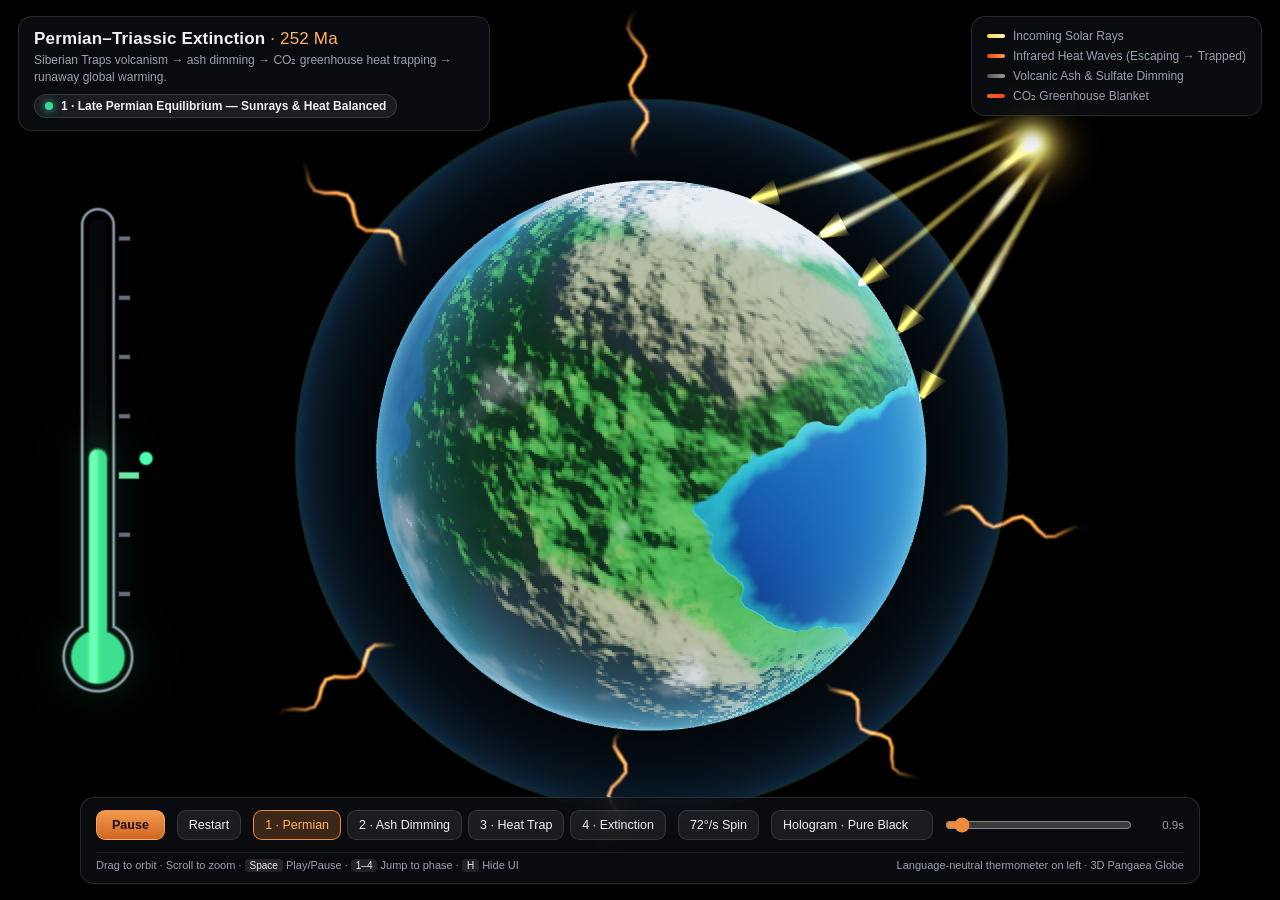
<file: permian_extinction/index.html>
<!doctype html>
<html lang="en">
<head>
<meta charset="utf-8">
<meta name="viewport" content="width=device-width, initial-scale=1">
<title>Permian–Triassic Boundary (~252 Ma) — Volcanic Greenhouse & Mass Extinction</title>
<style>
  :root {
    --panel: rgba(12, 14, 18, 0.80);
    --border: rgba(255, 255, 255, 0.12);
    --text: #eef1f6;
    --muted: #98a2b3;
    --accent: #f08a3c;
    --accent-hi: #ffb36b;
  }
  * { box-sizing: border-box; margin: 0; padding: 0; }
  html, body {
    width: 100%; height: 100%; overflow: hidden;
    background: #000; color: var(--text);
    font-family: -apple-system, BlinkMacSystemFont, "Segoe UI", Roboto, Inter, sans-serif;
    user-select: none; -webkit-user-select: none;
  }
  #glcanvas {
    display: block; width: 100%; height: 100%;
    cursor: grab; touch-action: none;
  }
  #glcanvas:active { cursor: grabbing; }

  .hud {
    position: fixed; inset: 0; pointer-events: none;
    display: flex; flex-direction: column; justify-content: space-between;
    padding: 16px 18px;
    transition: opacity 200ms ease;
  }
  body.hud-hidden .hud { opacity: 0; pointer-events: none; }

  .top-row {
    display: flex; justify-content: space-between; align-items: flex-start; gap: 12px;
  }
  .card {
    pointer-events: auto;
    background: var(--panel);
    border: 1px solid var(--border);
    backdrop-filter: blur(12px); -webkit-backdrop-filter: blur(12px);
    border-radius: 14px;
    padding: 12px 15px;
    box-shadow: 0 12px 32px rgba(0,0,0,0.48);
  }
  .title-card h1 { font-size: 17px; font-weight: 600; letter-spacing: 0.01em; }
  .title-card h1 span { color: var(--accent-hi); font-weight: 500; }
  .title-card p { font-size: 12px; color: var(--muted); margin-top: 3px; line-height: 1.4; max-width: 440px; }

  .phase-badge {
    margin-top: 8px;
    display: inline-flex; align-items: center; gap: 8px;
    font-size: 12px; font-weight: 600;
    padding: 4px 10px; border-radius: 999px;
    background: rgba(255,255,255,0.07);
    border: 1px solid rgba(255,255,255,0.12);
  }
  .phase-dot {
    width: 8px; height: 8px; border-radius: 50%;
    background: #38d996; box-shadow: 0 0 8px currentColor;
  }

  .legend {
    display: flex; flex-direction: column; gap: 6px;
    font-size: 12px; color: var(--muted);
  }
  .legend-row { display: flex; align-items: center; gap: 8px; }
  .swatch {
    width: 18px; height: 4px; border-radius: 2px; flex-shrink: 0;
  }

  .controls-bar {
    pointer-events: auto;
    display: flex; flex-wrap: wrap; align-items: center; gap: 8px 12px;
    max-width: 1120px; margin: 0 auto; width: 100%;
  }

  button, select {
    appearance: none;
    background: rgba(255, 255, 255, 0.07);
    color: var(--text);
    border: 1px solid var(--border);
    border-radius: 9px;
    padding: 7px 11px;
    font-size: 12.5px; font-weight: 500;
    cursor: pointer;
    transition: background 140ms, border-color 140ms, transform 90ms;
  }
  button:hover, select:hover { background: rgba(255,255,255,0.14); border-color: rgba(255,255,255,0.24); }
  button:active { transform: scale(0.97); }
  button.primary {
    background: linear-gradient(180deg, #f39a4b, #cf6722);
    border-color: rgba(255, 210, 165, 0.4);
    color: #1a0b03; font-weight: 700;
    padding: 7px 15px;
  }
  button.active {
    background: rgba(240, 138, 60, 0.22);
    border-color: var(--accent);
    color: var(--accent-hi);
  }
  select option { background: #14171d; color: #eef1f6; }

  .phase-btns { display: flex; gap: 6px; flex-wrap: wrap; }
  .scrubber {
    flex: 1 1 200px; display: flex; align-items: center; gap: 8px; min-width: 160px;
  }
  .scrubber input[type=range] { flex: 1; accent-color: var(--accent); cursor: pointer; }
  .scrubber span { font-size: 11.5px; color: var(--muted); font-variant-numeric: tabular-nums; min-width: 44px; text-align: right; }

  .hint-pill {
    font-size: 11px; color: var(--muted);
    display: flex; gap: 10px; flex-wrap: wrap;
    margin-top: 4px; padding-top: 6px; border-top: 1px solid rgba(255,255,255,0.07);
    width: 100%; justify-content: space-between;
  }
  .hint-pill kbd {
    background: rgba(255,255,255,0.1); border-radius: 4px;
    padding: 1px 5px; font-family: inherit; font-size: 10px; color: var(--text);
  }
</style>
</head>
<body>
<canvas id="glcanvas"></canvas>

<div class="hud" id="hud">
  <div class="top-row">
    <div class="card title-card">
      <h1>Permian–Triassic Extinction <span>· 252 Ma</span></h1>
      <p>Siberian Traps volcanism → ash dimming → CO₂ greenhouse heat trapping → runaway global warming.</p>
      <div class="phase-badge">
        <i class="phase-dot" id="phaseDot"></i>
        <span id="phaseName">1 · Late Permian Equilibrium</span>
      </div>
    </div>

    <div class="card legend">
      <div class="legend-row"><span class="swatch" style="background:linear-gradient(90deg,#ffd54a,#fff6c2)"></span>Incoming Solar Rays</div>
      <div class="legend-row"><span class="swatch" style="background:linear-gradient(90deg,#ff4422,#ff9944)"></span>Infrared Heat Waves (Escaping → Trapped)</div>
      <div class="legend-row"><span class="swatch" style="background:linear-gradient(90deg,#55524f,#a49a90)"></span>Volcanic Ash &amp; Sulfate Dimming</div>
      <div class="legend-row"><span class="swatch" style="background:linear-gradient(90deg,#d97324,#ff3d1f)"></span>CO₂ Greenhouse Blanket</div>
    </div>
  </div>

  <div class="card controls-bar">
    <button id="btnPlay" class="primary">Pause</button>
    <button id="btnRestart">Restart</button>

    <div class="phase-btns">
      <button data-phase="0.06" class="active">1 · Permian</button>
      <button data-phase="0.33">2 · Ash Dimming</button>
      <button data-phase="0.62">3 · Heat Trap</button>
      <button data-phase="0.90">4 · Extinction</button>
    </div>

    <button id="btnTurn" title="Match 72°/s Holo Stage turntable speed">72°/s Spin</button>

    <select id="selBg" title="Backdrop style">
      <option value="holo" selected>Hologram · Pure Black</option>
      <option value="museum">Museum · Deep Starfield</option>
    </select>

    <div class="scrubber">
      <input id="rngTime" type="range" min="0" max="1" step="0.002" value="0">
      <span id="lblTime">0.0s</span>
    </div>

    <div class="hint-pill">
      <span>Drag to orbit · Scroll to zoom · <kbd>Space</kbd> Play/Pause · <kbd>1–4</kbd> Jump to phase · <kbd>H</kbd> Hide UI</span>
      <span>Language-neutral thermometer on left · 3D Pangaea Globe</span>
    </div>
  </div>
</div>

<script>
'use strict';

/* ============================================================================
 * Minimal Matrix Math (Column-Major Float32Array)
 * ========================================================================== */
const M4 = {
  ident: () => new Float32Array([1,0,0,0, 0,1,0,0, 0,0,1,0, 0,0,0,1]),
  mul(a, b) {
    const o = new Float32Array(16);
    for (let c = 0; c < 4; c++) {
      const b0 = b[c*4], b1 = b[c*4+1], b2 = b[c*4+2], b3 = b[c*4+3];
      o[c*4+0] = a[0]*b0 + a[4]*b1 + a[8]*b2  + a[12]*b3;
      o[c*4+1] = a[1]*b0 + a[5]*b1 + a[9]*b2  + a[13]*b3;
      o[c*4+2] = a[2]*b0 + a[6]*b1 + a[10]*b2 + a[14]*b3;
      o[c*4+3] = a[3]*b0 + a[7]*b1 + a[11]*b2 + a[15]*b3;
    }
    return o;
  },
  rotY(r) {
    const c = Math.cos(r), s = Math.sin(r);
    return new Float32Array([c,0,-s,0, 0,1,0,0, s,0,c,0, 0,0,0,1]);
  },
  rotX(r) {
    const c = Math.cos(r), s = Math.sin(r);
    return new Float32Array([1,0,0,0, 0,c,s,0, 0,-s,c,0, 0,0,0,1]);
  },
  rotZ(r) {
    const c = Math.cos(r), s = Math.sin(r);
    return new Float32Array([c,s,0,0, -s,c,0,0, 0,0,1,0, 0,0,0,1]);
  },
  scale(sx, sy, sz) {
    return new Float32Array([sx,0,0,0, 0,sy,0,0, 0,0,sz,0, 0,0,0,1]);
  },
  translate(x, y, z) {
    return new Float32Array([1,0,0,0, 0,1,0,0, 0,0,1,0, x,y,z,1]);
  },
  perspective(fovRad, aspect, near, far) {
    const f = 1.0 / Math.tan(fovRad * 0.5);
    const nf = 1.0 / (near - far);
    return new Float32Array([
      f / aspect, 0, 0, 0,
      0, f, 0, 0,
      0, 0, (far + near) * nf, -1,
      0, 0, 2 * far * near * nf, 0,
    ]);
  },
  lookAt(eye, target, up) {
    let zx = eye[0]-target[0], zy = eye[1]-target[1], zz = eye[2]-target[2];
    let zl = Math.hypot(zx, zy, zz) || 1; zx/=zl; zy/=zl; zz/=zl;
    let xx = up[1]*zz - up[2]*zy, xy = up[2]*zx - up[0]*zz, xz = up[0]*zy - up[1]*zx;
    let xl = Math.hypot(xx, xy, xz) || 1; xx/=xl; xy/=xl; xz/=xl;
    let yx = zy*xz - zz*xy, yy = zz*xx - zx*xz, yz = zx*xy - zy*xx;
    return new Float32Array([
      xx, yx, zx, 0,
      xy, yy, zy, 0,
      xz, yz, zz, 0,
      -(xx*eye[0]+xy*eye[1]+xz*eye[2]),
      -(yx*eye[0]+yy*eye[1]+yz*eye[2]),
      -(zx*eye[0]+zy*eye[1]+zz*eye[2]),
      1,
    ]);
  },
};

function clamp(x, a, b) { return x < a ? a : (x > b ? b : x); }
function smoothstep(e0, e1, x) {
  const t = clamp((x - e0) / (e1 - e0), 0, 1);
  return t * t * (3 - 2 * t);
}
function lerp(a, b, t) { return a + (b - a) * t; }
function vNorm(v) { const l = Math.hypot(v[0], v[1], v[2]) || 1; return [v[0]/l, v[1]/l, v[2]/l]; }
function vAdd(a, b) { return [a[0]+b[0], a[1]+b[1], a[2]+b[2]]; }
function vSub(a, b) { return [a[0]-b[0], a[1]-b[1], a[2]-b[2]]; }
function vScale(a, s) { return [a[0]*s, a[1]*s, a[2]*s]; }
function vCross(a, b) { return [a[1]*b[2]-a[2]*b[1], a[2]*b[0]-a[0]*b[2], a[0]*b[1]-a[1]*b[0]]; }
function vDot(a, b) { return a[0]*b[0] + a[1]*b[1] + a[2]*b[2]; }

/* ============================================================================
 * WebGL2 Setup & Shader Helpers
 * ========================================================================== */
const canvas = document.getElementById('glcanvas');
const gl = canvas.getContext('webgl2', { antialias: true, alpha: false, preserveDrawingBuffer: true });
if (!gl) throw new Error('WebGL2 unavailable');

function compile(type, src) {
  const s = gl.createShader(type);
  gl.shaderSource(s, src);
  gl.compileShader(s);
  if (!gl.getShaderParameter(s, gl.COMPILE_STATUS)) throw new Error(gl.getShaderInfoLog(s) + '\n' + src);
  return s;
}
function makeProg(vs, fs) {
  const p = gl.createProgram();
  gl.attachShader(p, compile(gl.VERTEX_SHADER, vs));
  gl.attachShader(p, compile(gl.FRAGMENT_SHADER, fs));
  gl.linkProgram(p);
  if (!gl.getProgramParameter(p, gl.LINK_STATUS)) throw new Error(gl.getProgramInfoLog(p));
  return p;
}

/* ============================================================================
 * 1. Background Shader (Pure Black Hologram vs Deep Museum Starfield)
 * ========================================================================== */
const BG_VS = `#version 300 es
precision highp float;
out vec2 vUv;
void main() {
  vec2 p = vec2((gl_VertexID << 1) & 2, gl_VertexID & 2);
  vUv = p;
  gl_Position = vec4(p * 2.0 - 1.0, 0.9999, 1.0);
}`;
const BG_FS = `#version 300 es
precision highp float;
in vec2 vUv;
uniform float uMuseum;
uniform float uTime;
out vec4 fragColor;
float hash(vec2 p) { return fract(sin(dot(p, vec2(127.1, 311.7))) * 43758.5453); }
void main() {
  if (uMuseum < 0.5) { fragColor = vec4(0.0, 0.0, 0.0, 1.0); return; }
  vec2 c = vUv - vec2(0.54, 0.50);
  vec3 col = mix(vec3(0.032, 0.038, 0.058), vec3(0.006, 0.008, 0.014), smoothstep(0.0, 0.85, length(c)));
  // Subtle museum starfield
  vec2 g = floor(vUv * 180.0);
  vec2 f = fract(vUv * 180.0) - 0.5;
  float r = hash(g);
  if (r > 0.992) {
    float tw = 0.65 + 0.35 * sin(uTime * 2.5 + r * 200.0);
    float s = smoothstep(0.28, 0.02, length(f)) * tw * 0.65;
    col += vec3(0.85, 0.90, 1.0) * s;
  }
  fragColor = vec4(col, 1.0);
}`;
const progBg = makeProg(BG_VS, BG_FS);

/* ============================================================================
 * 2. 3D Late Permian Pangaea Globe Shader (Continents, Tethys, Siberian Traps,
 *    Ash Dimming, Desiccation & Super-Greenhouse Scorch!)
 * ========================================================================== */
const GLOBE_VS = `#version 300 es
precision highp float;
layout(location=0) in vec3 aPos;
layout(location=1) in vec3 aNrm;

uniform mat4 uViewProj;
uniform mat4 uModel;

out vec3 vLocalDir;
out vec3 vWorldPos;
out vec3 vWorldNrm;

void main() {
  vLocalDir = normalize(aPos);
  vec4 wp = uModel * vec4(aPos, 1.0);
  vWorldPos = wp.xyz;
  vWorldNrm = normalize(mat3(uModel) * aNrm);
  gl_Position = uViewProj * wp;
}`;

const GLOBE_FS = `#version 300 es
precision highp float;
in vec3 vLocalDir;
in vec3 vWorldPos;
in vec3 vWorldNrm;

uniform vec3 uCamPos;
uniform vec3 uSunDir;
uniform float uTime;
uniform float uErupt;      // 0..1 Siberian Traps fissure eruption intensity
uniform float uAsh;        // 0..1 Volcanic ash & aerosol cloud dimming
uniform float uGreenhouse; // 0..1 CO2 greenhouse shell strength
uniform float uWarmth;     // -0.5 (volcanic winter dip) .. 0 (normal) .. +1.0 (super-greenhouse extinction!)

out vec4 fragColor;

// Fast 3D gradient/value noise & FBM
float hash3(vec3 p) {
  p = fract(p * 0.3183099 + 0.1);
  p *= 17.0;
  return fract(p.x * p.y * p.z * (p.x + p.y + p.z));
}
float noise3(vec3 x) {
  vec3 i = floor(x);
  vec3 f = fract(x);
  f = f * f * (3.0 - 2.0 * f);
  return mix(
    mix(mix(hash3(i+vec3(0,0,0)), hash3(i+vec3(1,0,0)), f.x),
        mix(hash3(i+vec3(0,1,0)), hash3(i+vec3(1,1,0)), f.x), f.y),
    mix(mix(hash3(i+vec3(0,0,1)), hash3(i+vec3(1,0,1)), f.x),
        mix(hash3(i+vec3(0,1,1)), hash3(i+vec3(1,1,1)), f.x), f.y),
    f.z
  );
}
float fbm3(vec3 p) {
  float v = 0.0, a = 0.5;
  for (int i = 0; i < 3; i++) {
    v += a * noise3(p);
    p = p * 2.03 + vec3(13.7, 7.1, 19.3);
    a *= 0.5;
  }
  return v;
}
float fbm(vec3 p) {
  float v = 0.0, a = 0.5;
  for (int i = 0; i < 4; i++) {
    v += a * noise3(p);
    p = p * 2.03 + vec3(13.7, 7.1, 19.3);
    a *= 0.5;
  }
  return v;
}

// Late Permian (~252 Ma) C-shaped Pangaea supercontinent heightfield with crisp fractal coasts!
float pangaeaHeight(vec3 d) {
  // Fast 3-octave domain-warp for authentic irregular tectonic coastlines
  vec3 dw = d + vec3(
    fbm3(d * 3.1 + vec3(1.2, 4.7, 2.3)) - 0.5,
    fbm3(d * 3.1 + vec3(8.3, 1.9, 5.1)) - 0.5,
    fbm3(d * 3.1 + vec3(3.7, 9.2, 0.8)) - 0.5
  ) * 0.16;
  float latW = asin(clamp(dw.y, -1.0, 1.0));
  float lonW = atan(dw.x, dw.z);
  float dl = atan(sin(lonW + 0.12), cos(lonW + 0.12));

  float baseLand = exp(-pow((dl + 0.22 * sin(latW * 1.4)) / 1.02, 2.0)) * 0.90;
  float laurasia = exp(-pow((latW - 0.66) / 0.40, 2.0)) * exp(-pow((dl - 0.52) / 1.12, 2.0)) * 0.70;
  float siberia  = exp(-pow((latW - 0.82) / 0.32, 2.0)) * exp(-pow((dl - 1.00) / 0.62, 2.0)) * 0.56;
  float gondwana = exp(-pow((latW + 0.60) / 0.50, 2.0)) * exp(-pow((dl - 0.34) / 1.40, 2.0)) * 0.82;
  float tethysCut = exp(-pow((latW - 0.06) / 0.36, 2.0)) * exp(-pow((dl - 0.88) / 0.68, 2.0)) * 1.02;

  float detail = (fbm(d * 4.5) - 0.48) * 0.46 + (fbm3(d * 13.0) - 0.5) * 0.18;
  return (baseLand + laurasia + siberia + gondwana - tethysCut) + detail - 0.58;
}

// Sharp jagged tectonic volcanic rift fissures (Siberian Traps flood basalts!)
float volcanicFissures(vec3 d, out float basaltCrust) {
  vec3 sibCenter = normalize(vec3(0.42, 0.72, 0.55));
  float zone1 = smoothstep(0.42, 0.05, length(d - sibCenter));

  vec3 sib2 = normalize(vec3(-0.34, 0.64, -0.69));
  float zone2 = smoothstep(0.35, 0.05, length(d - sib2)) * 0.85;

  float zone = clamp(zone1 + zone2, 0.0, 1.0);
  basaltCrust = smoothstep(0.18, 0.62, zone);
  if (zone < 0.002) return 0.0;

  // Domain-warped ridged noise -> razor-sharp branching volcanic rift veins!
  vec3 w = d * 6.5 + vec3(fbm3(d * 5.0), fbm3(d * 5.0 + vec3(7.3)), fbm3(d * 5.0 + vec3(14.1))) * 1.15;
  float r1 = 1.0 - abs(noise3(w * 2.1) * 2.0 - 1.0);
  float r2 = 1.0 - abs(noise3(w * 4.4 + vec3(3.1, 8.2, 5.7)) * 2.0 - 1.0);
  float veins = pow(clamp(r1, 0.0, 1.0), 8.5) * 1.4 + pow(clamp(r2, 0.0, 1.0), 10.0) * 0.9;

  float cald1 = exp(-pow(length(d - sibCenter) / 0.075, 2.0));
  float cald2 = exp(-pow(length(d - normalize(vec3(0.28, 0.79, 0.54))) / 0.06, 2.0));
  float cald3 = exp(-pow(length(d - normalize(vec3(0.55, 0.64, 0.53))) / 0.055, 2.0));
  float cald4 = exp(-pow(length(d - sib2) / 0.07, 2.0));
  float calderas = (cald1 + cald2 + cald3 + cald4) * 0.95;

  return clamp(zone * veins + calderas * smoothstep(0.05, 0.25, zone), 0.0, 1.5);
}

void main() {
  vec3 d = normalize(vLocalDir);
  float h = pangaeaHeight(d);
  float isLand = smoothstep(-0.012, 0.015, h);

  // Exact screen-space surface-gradient bump mapping (3x faster than finite differences!)
  vec3 Nw = normalize(vWorldNrm);
  vec3 dp1 = dFdx(vWorldPos);
  vec3 dp2 = dFdy(vWorldPos);
  float dh1 = dFdx(h);
  float dh2 = dFdy(h);
  vec3 r1 = cross(dp2, Nw);
  vec3 r2 = cross(Nw, dp1);
  float det = dot(dp1, r1);
  vec3 surfGrad = sign(det) * (dh1 * r1 + dh2 * r2);
  vec3 Nbump = normalize(abs(det) * Nw - surfGrad * (isLand * 0.42) + Nw * 1e-6);

  vec3 V = normalize(uCamPos - vWorldPos);
  vec3 L = normalize(uSunDir);
  float NoL = dot(Nbump, L);
  float diff = smoothstep(-0.20, 0.88, NoL);

  float lat = abs(d.y);
  float warmPos = clamp(uWarmth, 0.0, 1.0);
  float coolNeg = clamp(-uWarmth * 2.0, 0.0, 1.0);
  float micro = fbm(d * 14.0);
  float fine  = fbm(d * 28.0);

  // ---- OCEAN COLORING (Deep Sapphire Panthalassa + Turquoise Tethys -> Anoxic Dying Ocean!) ----
  float shallow = smoothstep(-0.18, -0.004, h);
  vec3 deepHealthy   = vec3(0.012, 0.088, 0.30);
  vec3 shelfHealthy  = vec3(0.035, 0.38, 0.54);
  vec3 deepDead      = vec3(0.10, 0.042, 0.035);
  vec3 shelfDead     = vec3(0.32, 0.13, 0.055);
  vec3 oceanHealthy  = mix(deepHealthy, shelfHealthy, shallow);
  vec3 oceanDead     = mix(deepDead, shelfDead, shallow);
  vec3 oceanCol      = mix(oceanHealthy, oceanDead, smoothstep(0.18, 0.96, warmPos));
  oceanCol = mix(oceanCol, vec3(0.03, 0.13, 0.25), coolNeg * 0.45);

  // ---- LAND COLORING (Rich Vibrant Emerald Late Permian Forests -> Parched Red-Ochre Desert!) ----
  vec3 forestDeep  = vec3(0.032, 0.195, 0.048);
  vec3 forestLush  = vec3(0.075, 0.310, 0.078);
  vec3 savanna     = vec3(0.240, 0.320, 0.105);
  vec3 mtnRock     = vec3(0.260, 0.235, 0.185);
  float elev = clamp(h * 1.45, 0.0, 1.0);
  vec3 landHealthy = mix(forestDeep, forestLush, micro);
  // Subtle dry-ish interior patch near arid central Pangaea, keeping continent unmistakably lush green!
  float aridSpot = smoothstep(0.35, 0.85, elev) * (1.0 - lat * 1.1) * smoothstep(0.40, 0.72, fine);
  landHealthy = mix(landHealthy, savanna, aridSpot * 0.55);
  // Crisp mountain spine highlights only on highest ridges
  landHealthy = mix(landHealthy, mtnRock, smoothstep(0.68, 0.96, elev) * 0.75);

  // Scorched super-greenhouse terracotta badlands & cracked red desert!
  vec3 scorchLow  = vec3(0.36, 0.12, 0.045);
  vec3 scorchMid  = vec3(0.58, 0.22, 0.080);
  vec3 scorchPeak = vec3(0.24, 0.085, 0.048);
  vec3 landScorch = mix(scorchLow, scorchMid, micro * 0.75 + fine * 0.25);
  landScorch = mix(landScorch, scorchPeak, smoothstep(0.58, 0.92, elev));

  float parchMask = smoothstep(0.06, 0.86, warmPos * 1.18 - lat * 0.16 + micro * 0.16);
  vec3 landCol = mix(landHealthy, landScorch, parchMask);

  // Dark flood-basalt crust forming around the Siberian Traps fissures during eruption!
  float basaltCrust = 0.0;
  float fissures = volcanicFissures(d, basaltCrust);
  landCol = mix(landCol, vec3(0.055, 0.042, 0.038), basaltCrust * uErupt * 0.82);

  // Polar ice / frost caps (expand subtly during ash winter dip, vanish completely in greenhouse!)
  float iceLat = mix(0.85, 0.71, coolNeg) + warmPos * 0.38;
  float polarIce = smoothstep(iceLat - 0.05, iceLat + 0.05, lat + (micro - 0.5) * 0.08);
  vec3 surfaceCol = mix(oceanCol, landCol, isLand);
  surfaceCol = mix(surfaceCol, vec3(0.84, 0.92, 0.98), polarIce * (1.0 - warmPos));

  // ---- LIGHTING & OCEAN SPECULAR ----
  float sunDim = mix(1.0, 0.42, uAsh);
  vec3 sunTint = mix(vec3(1.06, 0.99, 0.90), vec3(1.22, 0.72, 0.40), warmPos * 0.78);
  sunTint = mix(sunTint, vec3(0.70, 0.82, 0.96), coolNeg * 0.65);

  vec3 H = normalize(L + V);
  float specPow = mix(46.0, 8.0, isLand);
  float specAmt = mix(0.45, 0.02, isLand) * (1.0 - uAsh * 0.75) * (1.0 - warmPos * 0.45);
  float spec = pow(max(dot(Nw, H), 0.0), specPow) * specAmt * max(dot(Nw, L), 0.0);

  vec3 fillCol = mix(vec3(0.08, 0.13, 0.22), vec3(0.24, 0.085, 0.038), warmPos);
  fillCol = mix(fillCol, vec3(0.05, 0.13, 0.24), coolNeg);
  vec3 lit = surfaceCol * (fillCol + sunTint * diff * 1.44 * sunDim) + sunTint * spec;

  // ---- WEATHER CLOUDS (Clean Permian Cumulus -> Dramatic Swirling Charcoal Volcanic Storm Bands!) ----
  vec3 cloudCoord = d * 3.8 + vec3(uTime * 0.055, uTime * 0.015, -uTime * 0.04);
  float cNoise = fbm(cloudCoord);
  float whiteClouds = smoothstep(0.55, 0.78, cNoise) * (1.0 - warmPos * 0.76) * (1.0 - uAsh * 0.90) * 0.58;
  lit = mix(lit, vec3(0.90, 0.94, 1.0) * (0.24 + 0.86 * diff), whiteClouds);

  // High-contrast turbulent volcanic ash storm bands (lets darkened Pangaea & glowing vents show through gaps!)
  vec3 ashWarp = d * 3.8 + vec3(fbm(d * 3.0 + vec3(uTime * 0.06)) * 0.65, -uTime * 0.02, uTime * 0.08);
  float ashSwirl = fbm(ashWarp * 1.5);
  float ashStorm = smoothstep(0.28, 0.76, ashSwirl + 0.14 * sin(d.y * 12.0 + ashSwirl * 4.0));
  float ashCover = ashStorm * uAsh * 0.78;
  vec3 ashDark = vec3(0.045, 0.045, 0.052);
  vec3 ashSulf = vec3(0.28, 0.25, 0.22);
  vec3 ashCol = mix(ashDark, ashSulf, smoothstep(0.32, 0.78, ashSwirl) * (0.35 + 0.65 * diff));
  lit = mix(lit, ashCol, ashCover);

  // ---- INCANDESCENT SIBERIAN TRAPS VOLCANIC FISSURES (Burns Fiercely Through Ash Veil!) ----
  float pulse = 0.84 + 0.16 * sin(uTime * 5.8 + d.x * 18.0 + d.z * 16.0);
  float lavaGlow = fissures * uErupt * pulse;
  vec3 lavaCol = mix(vec3(1.2, 0.20, 0.01), vec3(2.2, 1.05, 0.32), smoothstep(0.25, 0.90, fissures));
  lit += lavaCol * lavaGlow * 1.55;

  // ---- SURFACE ATMOSPHERIC RIM SCATTER ----
  float fres = pow(1.0 - max(dot(Nw, V), 0.0), 2.8);
  vec3 rimCol = mix(vec3(0.22, 0.64, 1.0), vec3(1.0, 0.34, 0.08), clamp(uGreenhouse * 0.9 + warmPos * 0.5, 0.0, 1.0));
  rimCol = mix(rimCol, vec3(0.30, 0.44, 0.58), uAsh * 0.72);
  lit += rimCol * fres * (0.48 + 0.45 * uGreenhouse);

  // Filmic ACES rolloff + sRGB
  lit = (lit * (2.51 * lit + 0.03)) / (lit * (2.43 * lit + 0.59) + 0.14);
  lit = pow(clamp(lit, 0.0, 1.0), vec3(1.0 / 2.2));
  fragColor = vec4(lit, 1.0);
}`;
const progGlobe = makeProg(GLOBE_VS, GLOBE_FS);

/* ============================================================================
 * 3. Outer Translucent Atmosphere / Ash Veil / CO2 Greenhouse Blanket Shell!
 * ========================================================================== */
const ATMO_VS = `#version 300 es
precision highp float;
layout(location=0) in vec3 aPos;
layout(location=1) in vec3 aNrm;
uniform mat4 uViewProj;
uniform mat4 uModel;
out vec3 vLocalDir;
out vec3 vWorldPos;
out vec3 vWorldNrm;
void main() {
  vLocalDir = normalize(aPos);
  vec4 wp = uModel * vec4(aPos, 1.0);
  vWorldPos = wp.xyz;
  vWorldNrm = normalize(mat3(uModel) * aNrm);
  gl_Position = uViewProj * wp;
}`;

const ATMO_FS = `#version 300 es
precision highp float;
in vec3 vLocalDir;
in vec3 vWorldPos;
in vec3 vWorldNrm;

uniform vec3 uCamPos;
uniform vec3 uSunDir;
uniform float uTime;
uniform float uAsh;
uniform float uGreenhouse;
uniform float uWarmth;

out vec4 fragColor;

float hash3(vec3 p) {
  p = fract(p * 0.3183099 + 0.1); p *= 17.0;
  return fract(p.x * p.y * p.z * (p.x + p.y + p.z));
}
float noise3(vec3 x) {
  vec3 i = floor(x), f = fract(x); f = f*f*(3.0-2.0*f);
  return mix(
    mix(mix(hash3(i+vec3(0,0,0)), hash3(i+vec3(1,0,0)), f.x),
        mix(hash3(i+vec3(0,1,0)), hash3(i+vec3(1,1,0)), f.x), f.y),
    mix(mix(hash3(i+vec3(0,0,1)), hash3(i+vec3(1,0,1)), f.x),
        mix(hash3(i+vec3(0,1,1)), hash3(i+vec3(1,1,1)), f.x), f.y),
    f.z
  );
}

void main() {
  vec3 N = normalize(vWorldNrm);
  vec3 V = normalize(uCamPos - vWorldPos);
  vec3 L = normalize(uSunDir);
  float ndv = abs(dot(N, V));
  float rim = pow(clamp(1.0 - ndv, 0.0, 1.0), 2.1);
  float outerEdge = smoothstep(0.0, 0.16, ndv); // softens outermost edge cleanly

  // Swirling atmospheric gas & ash turbulence
  vec3 d = normalize(vLocalDir);
  float swirl1 = noise3(d * 4.2 + vec3(uTime * 0.18, -uTime * 0.06, uTime * 0.12));
  float swirl2 = noise3(d * 8.5 + vec3(-uTime * 0.25, uTime * 0.10, -uTime * 0.15));
  float gas = swirl1 * 0.65 + swirl2 * 0.35;

  // 1) Healthy thin sapphire-cyan Rayleigh atmosphere halo
  vec3 healthyCol = vec3(0.24, 0.64, 1.0);
  float healthyAlpha = rim * 0.34 * (1.0 - uAsh * 0.85) * (1.0 - uGreenhouse * 0.85);

  // 2) Dense turbulent dark-gray/sulfur volcanic ash shell (Phase 2!)
  vec3 ashCol = mix(vec3(0.20, 0.18, 0.18), vec3(0.56, 0.50, 0.44), smoothstep(0.3, 0.85, gas) * (0.4 + 0.6 * max(dot(N, L), 0.0)));
  float ashAlpha = (0.20 + 0.58 * rim) * (0.55 + 0.45 * gas) * uAsh;

  // 3) Glowing amber-orange/crimson CO2 greenhouse blanket (Phase 3 & 4!)
  //    Clearly reads as an enveloping heat-trapping shell!
  vec3 ghInner = mix(vec3(0.96, 0.56, 0.14), vec3(1.0, 0.28, 0.08), clamp(uWarmth, 0.0, 1.0));
  vec3 ghRim   = mix(vec3(1.0, 0.76, 0.28), vec3(1.0, 0.42, 0.12), clamp(uWarmth, 0.0, 1.0));
  vec3 ghCol   = mix(ghInner, ghRim, rim) * (0.78 + 0.42 * gas);
  // Subtle pulsing infrared bounce energy shimmering along the shell!
  float pulse = 0.90 + 0.10 * sin(uTime * 3.8 + d.y * 8.0);
  float ghAlpha = (0.08 + 0.62 * pow(clamp(1.0 - ndv, 0.0, 1.0), 1.55)) * (0.72 + 0.28 * gas) * uGreenhouse * pulse;

  vec3 col = healthyCol * healthyAlpha + ashCol * ashAlpha + ghCol * ghAlpha;
  float alpha = clamp((healthyAlpha + ashAlpha + ghAlpha) * outerEdge, 0.0, 0.88);
  if (alpha < 0.005) discard;
  fragColor = vec4(col / max(alpha, 0.001), alpha);
}`;
const progAtmo = makeProg(ATMO_VS, ATMO_FS);

/* ============================================================================
 * 4. Luminous 3D Ribbon / Ray / Arrow / Bounce-Ring Shader (Sunrays & Heat!)
 * ========================================================================== */
const RAY_VS = `#version 300 es
precision highp float;
layout(location=0) in vec3 aPos;
layout(location=1) in vec4 aCol;  // rgb + alpha
layout(location=2) in vec2 aUv;   // u = along ray [0..1], v = across width [-1..1]

uniform mat4 uViewProj;
out vec4 vCol;
out vec2 vUv;

void main() {
  vCol = aCol;
  vUv = aUv;
  gl_Position = uViewProj * vec4(aPos, 1.0);
}`;

const RAY_FS = `#version 300 es
precision highp float;
in vec4 vCol;
in vec2 vUv;
uniform float uTime;
out vec4 fragColor;

void main() {
  // Bright glowing core along center of ribbon, soft radiant falloff to edges
  float across = abs(vUv.y);
  float core = smoothstep(1.0, 0.15, across);
  float hotCenter = smoothstep(0.55, 0.0, across);

  // Subtle flowing energy shimmer along the ray
  float flow = 0.82 + 0.18 * sin(vUv.x * 16.0 - uTime * 9.0);
  vec3 col = vCol.rgb * flow + vec3(0.45, 0.42, 0.35) * hotCenter * 0.65;
  float alpha = vCol.a * core;
  if (alpha < 0.01) discard;
  fragColor = vec4(col, alpha);
}`;
const progRay = makeProg(RAY_VS, RAY_FS);

/* ============================================================================
 * 5. Volumetric Soft Particle Shader (Solar Corona, Ash Plumes, Magma Sparks!)
 * ========================================================================== */
const PART_VS = `#version 300 es
precision highp float;
layout(location=0) in vec4 aPosSize; // xyz, w = world size
layout(location=1) in vec4 aCol;     // rgba
layout(location=2) in float aKind;   // 0 = soft glow/sun/ember, 1 = billowy smoke puff

uniform mat4 uViewProj;
uniform float uScalePx;
out vec4 vCol;
out float vKind;

void main() {
  vec4 clip = uViewProj * vec4(aPosSize.xyz, 1.0);
  gl_Position = clip;
  gl_PointSize = clamp((aPosSize.w * uScalePx) / max(clip.w, 0.25), 2.0, 260.0);
  vCol = aCol;
  vKind = aKind;
}`;

const PART_FS = `#version 300 es
precision highp float;
in vec4 vCol;
in float vKind;
out vec4 fragColor;

void main() {
  vec2 c = gl_PointCoord - 0.5;
  float r = length(c) * 2.0;
  if (r > 1.0) discard;
  float a;
  vec3 col = vCol.rgb;
  if (vKind < 0.5) {
    // Radiant glowing orb / spark / sun flare
    float core = exp(-r * r * 4.2);
    float halo = pow(1.0 - r, 2.4);
    a = clamp((core * 0.85 + halo * 0.55) * vCol.a, 0.0, 1.0);
    col = col + vec3(0.6, 0.55, 0.4) * core * 0.55;
  } else {
    // Soft smoky volcanic ash puff
    a = smoothstep(1.0, 0.12, r) * vCol.a;
  }
  if (a < 0.005) discard;
  fragColor = vec4(col, a);
}`;
const progPart = makeProg(PART_VS, PART_FS);

/* ============================================================================
 * 6. Clean Language-Neutral Glowing Thermometer Overlay Shader (Screen-Space!)
 *    Works identically across DE / IT / EN hologram faces with zero text!
 * ========================================================================== */
const THERMO_VS = `#version 300 es
precision highp float;
out vec2 vUv;
void main() {
  vec2 p = vec2((gl_VertexID << 1) & 2, gl_VertexID & 2);
  vUv = p;
  gl_Position = vec4(p * 2.0 - 1.0, 0.0, 1.0);
}`;

const THERMO_FS = `#version 300 es
precision highp float;
in vec2 vUv;
uniform float uAspect;
uniform float uTemp;   // 0.0 (deep volcanic chill) .. 0.42 (Permian equilibrium) .. 1.0 (super-greenhouse spike!)
uniform float uTime;
uniform float uShow;
out vec4 fragColor;

// Signed distance to a vertical capsule from y0 to y1 at x=0 with radius r
float sdCapsuleY(vec2 p, float y0, float y1, float r) {
  p.y -= clamp(p.y, y0, y1);
  return length(p) - r;
}

vec3 tempColor(float t) {
  // Cold ice cyan -> balanced emerald -> warm amber -> blazing crimson
  vec3 cCold = vec3(0.24, 0.78, 1.00);
  vec3 cEq   = vec3(0.24, 0.88, 0.56);
  vec3 cWarm = vec3(1.00, 0.68, 0.14);
  vec3 cHot  = vec3(1.00, 0.16, 0.08);
  if (t < 0.42) return mix(cCold, cEq, smoothstep(0.10, 0.42, t));
  if (t < 0.72) return mix(cEq, cWarm, smoothstep(0.42, 0.72, t));
  return mix(cWarm, cHot, smoothstep(0.72, 0.96, t));
}

void main() {
  if (uShow < 0.5) discard;

  // Place sleek iconic thermometer cleanly along left side (inside safe hologram margin!)
  // Normalized aspect-corrected coords around thermometer center
  vec2 p = vUv;
  // Horizontal anchor: keeps comfortable black border on square 1:1 AND generous gap from bouncing heat rays!
  float cx = mix(0.086, 0.068, clamp((uAspect - 1.0) / 0.8, 0.0, 1.0));
  vec2 q = vec2((p.x - cx) * uAspect, p.y - 0.50);

  // Thermometer geometry
  float bulbY = -0.23;
  float bulbR = 0.038;
  float tubeBot = -0.21;
  float tubeTop =  0.25;
  float tubeR = 0.0175;

  float dBulb = length(q - vec2(0.0, bulbY)) - bulbR;
  float dTube = sdCapsuleY(q, tubeBot, tubeTop, tubeR);
  float dOuter = min(dBulb, dTube);

  float dBulbIn = length(q - vec2(0.0, bulbY)) - (bulbR - 0.0075);
  float dTubeIn = sdCapsuleY(q, tubeBot, tubeTop - 0.004, tubeR - 0.0065);
  float dInner = min(dBulbIn, dTubeIn);

  vec3 col = vec3(0.0);
  float alpha = 0.0;

  // Dynamic temperature fill level
  float fillY = mix(tubeBot + 0.02, tubeTop - 0.01, clamp(uTemp, 0.02, 1.0));
  vec3 tCol = tempColor(uTemp);
  float hotPulse = 1.0 + 0.22 * smoothstep(0.75, 1.0, uTemp) * (0.5 + 0.5 * sin(uTime * 8.0));

  // Subtle ambient heat/cold glow halo around the bulb & active fill
  float dFill = min(dBulbIn, sdCapsuleY(q, tubeBot, fillY, tubeR - 0.0065));
  float halo = exp(-max(dFill, 0.0) * 34.0) * (0.38 + 0.28 * smoothstep(0.6, 1.0, uTemp)) * hotPulse;
  col += tCol * halo;
  alpha = max(alpha, halo * 0.85);

  // Dark glass interior backing
  float inMask = smoothstep(0.003, -0.003, dInner);
  if (inMask > 0.0) {
    col = mix(col, vec3(0.04, 0.05, 0.06), inMask * 0.75);
    alpha = max(alpha, inMask * 0.78);
  }

  // Luminous liquid mercury/plasma column!
  float fillMask = smoothstep(0.0025, -0.0025, dFill);
  if (fillMask > 0.0) {
    // Glossy specular highlight streak along left edge of liquid
    float gloss = exp(-pow((q.x + 0.005) / 0.005, 2.0)) * 0.45;
    vec3 liq = tCol * hotPulse + vec3(0.45, 0.42, 0.38) * gloss;
    col = mix(col, liq, fillMask);
    alpha = max(alpha, fillMask);
  }

  // Crisp frosted-glass outline rim
  float rimMask = smoothstep(0.004, 0.0, abs(dOuter)) * 0.85;
  col = mix(col, vec3(0.78, 0.84, 0.90), rimMask);
  alpha = max(alpha, rimMask);

  // Graduation tick marks on right edge of tube + prominent Permian baseline equilibrium notch!
  for (int i = 0; i <= 6; i++) {
    float ty = mix(tubeBot + 0.05, tubeTop - 0.015, float(i) / 6.0);
    bool isBase = (i == 2); // ~0.42 equilibrium line
    float tw = isBase ? 0.022 : 0.012;
    float th = isBase ? 0.0034 : 0.0022;
    float dx = abs(q.x - (tubeR + 0.006 + tw * 0.5)) - tw * 0.5;
    float dy = abs(q.y - ty) - th;
    float dTick = max(dx, dy);
    float tm = smoothstep(0.002, -0.001, dTick);
    if (tm > 0.0) {
      vec3 tc = isBase ? vec3(0.45, 0.96, 0.68) : vec3(0.62, 0.68, 0.76);
      col = mix(col, tc, tm);
      alpha = max(alpha, tm * (isBase ? 0.95 : 0.65));
    }
  }

  // Iconic small upward/downward trend chevron next to liquid meniscus (zero words!)
  float dyTip = q.y - fillY;
  float dxTip = q.x - (tubeR + 0.036);
  // Glowing indicator pip sliding smoothly with meniscus
  float dPip = length(vec2(dxTip, dyTip)) - 0.0075;
  float pipM = smoothstep(0.0025, -0.002, dPip);
  if (pipM > 0.0) {
    col = mix(col, tCol * 1.25, pipM);
    alpha = max(alpha, pipM);
  }

  if (alpha < 0.005) discard;
  fragColor = vec4(clamp(col, 0.0, 1.0), clamp(alpha, 0.0, 1.0));
}`;
const progThermo = makeProg(THERMO_VS, THERMO_FS);

/* ============================================================================
 * Build High-Res Sphere VAO (Shared by Pangaea Globe & Atmosphere Shell)
 * ========================================================================== */
function buildSphereVAO(latSeg = 64, lonSeg = 112) {
  const pos = [], nrm = [], idx = [];
  for (let iy = 0; iy <= latSeg; iy++) {
    const v = iy / latSeg;
    const phi = v * Math.PI;
    const sp = Math.sin(phi), cp = Math.cos(phi);
    for (let ix = 0; ix <= lonSeg; ix++) {
      const u = ix / lonSeg;
      const th = u * Math.PI * 2;
      const x = sp * Math.sin(th);
      const y = cp;
      const z = sp * Math.cos(th);
      pos.push(x, y, z);
      nrm.push(x, y, z);
    }
  }
  const stride = lonSeg + 1;
  for (let iy = 0; iy < latSeg; iy++) {
    for (let ix = 0; ix < lonSeg; ix++) {
      const a = iy * stride + ix, b = a + 1, c = a + stride, d = c + 1;
      idx.push(a, c, d, a, d, b);
    }
  }
  const vao = gl.createVertexArray();
  gl.bindVertexArray(vao);
  const mk = (loc, arr) => {
    const buf = gl.createBuffer();
    gl.bindBuffer(gl.ARRAY_BUFFER, buf);
    gl.bufferData(gl.ARRAY_BUFFER, new Float32Array(arr), gl.STATIC_DRAW);
    gl.enableVertexAttribArray(loc);
    gl.vertexAttribPointer(loc, 3, gl.FLOAT, false, 0, 0);
  };
  mk(0, pos); mk(1, nrm);
  const ib = gl.createBuffer();
  gl.bindBuffer(gl.ELEMENT_ARRAY_BUFFER, ib);
  gl.bufferData(gl.ELEMENT_ARRAY_BUFFER, new Uint32Array(idx), gl.STATIC_DRAW);
  gl.bindVertexArray(null);
  return { vao, count: idx.length };
}
const sphereMesh = buildSphereVAO(64, 112);

/* ============================================================================
 * Dynamic 3D Ribbon Geometry Builder (Sunrays, Deflected Rays, Trapped Heat!)
 * ========================================================================== */
const MAX_RAY_VERTS = 24000;
const rayPos = new Float32Array(MAX_RAY_VERTS * 3);
const rayCol = new Float32Array(MAX_RAY_VERTS * 4);
const rayUv  = new Float32Array(MAX_RAY_VERTS * 2);
let rayCount = 0;

const rayVao = gl.createVertexArray();
gl.bindVertexArray(rayVao);
const rayPosBuf = gl.createBuffer();
gl.bindBuffer(gl.ARRAY_BUFFER, rayPosBuf);
gl.bufferData(gl.ARRAY_BUFFER, rayPos.byteLength, gl.DYNAMIC_DRAW);
gl.enableVertexAttribArray(0);
gl.vertexAttribPointer(0, 3, gl.FLOAT, false, 0, 0);

const rayColBuf = gl.createBuffer();
gl.bindBuffer(gl.ARRAY_BUFFER, rayColBuf);
gl.bufferData(gl.ARRAY_BUFFER, rayCol.byteLength, gl.DYNAMIC_DRAW);
gl.enableVertexAttribArray(1);
gl.vertexAttribPointer(1, 4, gl.FLOAT, false, 0, 0);

const rayUvBuf = gl.createBuffer();
gl.bindBuffer(gl.ARRAY_BUFFER, rayUvBuf);
gl.bufferData(gl.ARRAY_BUFFER, rayUv.byteLength, gl.DYNAMIC_DRAW);
gl.enableVertexAttribArray(2);
gl.vertexAttribPointer(2, 2, gl.FLOAT, false, 0, 0);
gl.bindVertexArray(null);

function pushRayTri(p0, p1, p2, c0, c1, c2, u0, u1, u2) {
  if (rayCount + 3 > MAX_RAY_VERTS) return;
  const i3 = rayCount * 3, i4 = rayCount * 4, i2 = rayCount * 2;
  rayPos[i3]=p0[0]; rayPos[i3+1]=p0[1]; rayPos[i3+2]=p0[2];
  rayPos[i3+3]=p1[0]; rayPos[i3+4]=p1[1]; rayPos[i3+5]=p1[2];
  rayPos[i3+6]=p2[0]; rayPos[i3+7]=p2[1]; rayPos[i3+8]=p2[2];
  for (let k=0;k<4;k++) { rayCol[i4+k]=c0[k]; rayCol[i4+4+k]=c1[k]; rayCol[i4+8+k]=c2[k]; }
  rayUv[i2]=u0[0]; rayUv[i2+1]=u0[1];
  rayUv[i2+2]=u1[0]; rayUv[i2+3]=u1[1];
  rayUv[i2+4]=u2[0]; rayUv[i2+5]=u2[1];
  rayCount += 3;
}

// Camera-facing 3D glowing ribbon + crisp arrowhead along any 3D polyline!
function addArrowRibbon(pts, widths, colors, eyePos, headLen = 0.12, headWid = 0.072) {
  const n = pts.length;
  if (n < 2) return;
  const sideDirs = [];
  for (let i = 0; i < n; i++) {
    const tang = i === 0 ? vSub(pts[1], pts[0])
               : i === n - 1 ? vSub(pts[n-1], pts[n-2])
               : vSub(pts[i+1], pts[i-1]);
    const viewDir = vSub(eyePos, pts[i]);
    sideDirs.push(vNorm(vCross(tang, viewDir)));
  }
  for (let i = 0; i < n - 1; i++) {
    const u0 = i / (n - 1), u1 = (i + 1) / (n - 1);
    const s0 = vScale(sideDirs[i], widths[i]);
    const s1 = vScale(sideDirs[i+1], widths[i+1]);
    const a = vSub(pts[i], s0),   b = vAdd(pts[i], s0);
    const c = vSub(pts[i+1], s1), d = vAdd(pts[i+1], s1);
    pushRayTri(a, b, d, colors[i], colors[i], colors[i+1], [u0,-1], [u0,1], [u1,1]);
    pushRayTri(a, d, c, colors[i], colors[i+1], colors[i+1], [u0,-1], [u1,1], [u1,-1]);
  }
  if (headLen > 0) {
    const tip = pts[n - 1];
    const dir = vNorm(vSub(pts[n - 1], pts[n - 2]));
    const base = vSub(tip, vScale(dir, headLen));
    const s = vScale(sideDirs[n - 1], headWid);
    const colTip = colors[n - 1];
    const pTip = vAdd(tip, vScale(dir, headLen * 0.25));
    pushRayTri(vSub(base, s), vAdd(base, s), pTip, colTip, colTip, colTip, [1,-0.9], [1,0.9], [1,0]);
  }
}

// Glowing thermal impact / bounce ring lying tangent to a sphere surface!
function addBounceRing(center, normal, radius, thickness, color) {
  const n = vNorm(normal);
  const ref = Math.abs(n[1]) < 0.9 ? [0, 1, 0] : [1, 0, 0];
  const t1 = vNorm(vCross(n, ref));
  const t2 = vNorm(vCross(n, t1));
  const segs = 22;
  const rIn = Math.max(0.005, radius - thickness);
  const rOut = radius + thickness;
  for (let i = 0; i < segs; i++) {
    const a0 = (i / segs) * Math.PI * 2;
    const a1 = ((i + 1) / segs) * Math.PI * 2;
    const d0 = vAdd(vScale(t1, Math.cos(a0)), vScale(t2, Math.sin(a0)));
    const d1 = vAdd(vScale(t1, Math.cos(a1)), vScale(t2, Math.sin(a1)));
    const p0i = vAdd(center, vScale(d0, rIn));
    const p0o = vAdd(center, vScale(d0, rOut));
    const p1i = vAdd(center, vScale(d1, rIn));
    const p1o = vAdd(center, vScale(d1, rOut));
    pushRayTri(p0i, p0o, p1o, color, color, color, [0,-0.8], [0,0.8], [1,0.8]);
    pushRayTri(p0i, p1o, p1i, color, color, color, [0,-0.8], [1,0.8], [1,-0.8]);
  }
}

/* ============================================================================
 * Dynamic Soft Particle Buffer (Sun Corona, Eruption Plumes & Lava Sparks!)
 * ========================================================================== */
const MAX_PARTS = 512;
const partPosSize = new Float32Array(MAX_PARTS * 4);
const partCol     = new Float32Array(MAX_PARTS * 4);
const partKind    = new Float32Array(MAX_PARTS);
let partCount = 0;

const partVao = gl.createVertexArray();
gl.bindVertexArray(partVao);
const pBuf0 = gl.createBuffer();
gl.bindBuffer(gl.ARRAY_BUFFER, pBuf0);
gl.bufferData(gl.ARRAY_BUFFER, partPosSize.byteLength, gl.DYNAMIC_DRAW);
gl.enableVertexAttribArray(0);
gl.vertexAttribPointer(0, 4, gl.FLOAT, false, 0, 0);

const pBuf1 = gl.createBuffer();
gl.bindBuffer(gl.ARRAY_BUFFER, pBuf1);
gl.bufferData(gl.ARRAY_BUFFER, partCol.byteLength, gl.DYNAMIC_DRAW);
gl.enableVertexAttribArray(1);
gl.vertexAttribPointer(1, 4, gl.FLOAT, false, 0, 0);

const pBuf2 = gl.createBuffer();
gl.bindBuffer(gl.ARRAY_BUFFER, pBuf2);
gl.bufferData(gl.ARRAY_BUFFER, partKind.byteLength, gl.DYNAMIC_DRAW);
gl.enableVertexAttribArray(2);
gl.vertexAttribPointer(2, 1, gl.FLOAT, false, 0, 0);
gl.bindVertexArray(null);

function pushPart(x, y, z, size, r, g, b, a, kind = 0) {
  if (partCount >= MAX_PARTS) return;
  const i4 = partCount * 4;
  partPosSize[i4]=x; partPosSize[i4+1]=y; partPosSize[i4+2]=z; partPosSize[i4+3]=size;
  partCol[i4]=r; partCol[i4+1]=g; partCol[i4+2]=b; partCol[i4+3]=a;
  partKind[partCount] = kind;
  partCount++;
}

// Deterministic volcano eruption seeds anchored to Siberian Traps + secondary flank vent
const VOLCANO_VENTS = [
  vNorm([0.42, 0.72, 0.55]),   // Primary Siberian Traps fissure cluster
  vNorm([0.28, 0.79, 0.54]),   // Secondary Siberian fissure
  vNorm([0.55, 0.64, 0.53]),   // Eastern Siberian crater
  vNorm([-0.34, 0.64, -0.69]), // Opposite-flank fissure (visible during rear turntable sweep!)
];
const PLUME_SEEDS = Array.from({ length: 140 }, (_, i) => {
  const rnd = (k) => { const x = Math.sin(i * 127.1 + k * 311.7) * 43758.5453; return x - Math.floor(x); };
  return {
    vent: i % VOLCANO_VENTS.length,
    phase: rnd(1),
    speed: 0.45 + rnd(2) * 0.45,
    spreadA: rnd(3) * Math.PI * 2,
    spreadR: 0.05 + rnd(4) * 0.24,
    isSpark: i >= 92,
    size: i >= 92 ? (0.045 + rnd(5) * 0.045) : (0.14 + rnd(5) * 0.16),
  };
});

/* ============================================================================
 * 4-Phase Scientific Timeline State Function (p in [0..1])
 * ========================================================================== */
function evalExtinctionPhase(p) {
  // Phase 1 [0.00..0.20]: Healthy Late Permian Pangaea
  // Phase 2 [0.20..0.44]: Siberian Traps mega-eruptions + Ash dimming (brief volcanic cooling!)
  // Phase 3 [0.44..0.74]: CO2 Greenhouse blanket forms -> sunrays enter, heat bounces & traps!
  // Phase 4 [0.74..1.00]: Runaway Super-Greenhouse (+10 °C) & Mass Extinction!

  // Volcanic fissure eruption erupts strongly at p=0.20, stays intensely active then smolders
  const eruptUp = smoothstep(0.18, 0.27, p);
  const eruptDecay = 1.0 - 0.30 * smoothstep(0.55, 0.92, p);
  const erupt = eruptUp * eruptDecay;

  // Dense volcanic ash & aerosol dimming spikes during Phase 2, settles as CO2 takes over
  const ash = smoothstep(0.21, 0.31, p) * (1.0 - smoothstep(0.42, 0.55, p));

  // Luminous CO2 greenhouse blanket builds from p=0.40 through Phase 3 & 4
  const greenhouse = smoothstep(0.39, 0.60, p);

  // Surface warmth & thermometer:
  //   Permian equilibrium = 0.0  (thermometer = 0.42)
  //   Volcanic winter dip = -0.42 (thermometer dips to ~0.16 cyan!)
  //   Super-greenhouse    = +1.00 (thermometer surges to ~0.97 blazing red!)
  const dip = -0.45 * smoothstep(0.24, 0.35, p) * (1.0 - smoothstep(0.42, 0.52, p));
  const heat = smoothstep(0.45, 0.88, p);
  const warmth = dip + heat;

  const tempNorm = clamp(0.42 + dip * 0.58 + heat * 0.56, 0.08, 0.98);

  let phaseIdx = 0;
  let phaseLabel = '1 · Late Permian Equilibrium — Sunrays & Heat Balanced';
  let phaseColor = '#38d996';
  if (p >= 0.74) {
    phaseIdx = 3;
    phaseLabel = '4 · Super-Greenhouse Mass Extinction (+10 °C)';
    phaseColor = '#ff3b24';
  } else if (p >= 0.44) {
    phaseIdx = 2;
    phaseLabel = '3 · CO₂ Greenhouse Blanket — Outgoing Heat Trapped';
    phaseColor = '#ff922b';
  } else if (p >= 0.20) {
    phaseIdx = 1;
    phaseLabel = '2 · Siberian Traps Eruption — Ash Dims Sunlight';
    phaseColor = '#4dc6ff';
  }

  return { erupt, ash, greenhouse, warmth, tempNorm, phaseIdx, phaseLabel, phaseColor };
}

/* ============================================================================
 * Populate 3D Sunrays, Ash Deflections, Escaping & Bouncing Trapped Heat Rays!
 * ========================================================================== */
const R_GLOBE = 1.0;
const R_ATMO  = 1.28;
// Radiant Sun positioned cleanly inside upper-right corner of the 720x720 square frame!
const SUN_POS = [1.26, 1.12, 0.30];
const SUN_DIR = vNorm(SUN_POS);

function buildDynamicEffects(st, timeSec, globeModelM, eyePos) {
  rayCount = 0;
  partCount = 0;

  // ---- 1. Radiant Sun Orb & Solar Corona (Clearly Visible in Upper-Right Corner!) ----
  const sunPulse = 1.0 + 0.06 * Math.sin(timeSec * 3.2);
  pushPart(SUN_POS[0], SUN_POS[1], SUN_POS[2], 0.72 * sunPulse, 1.0, 0.66, 0.16, 0.44, 0);
  pushPart(SUN_POS[0], SUN_POS[1], SUN_POS[2], 0.40 * sunPulse, 1.0, 0.86, 0.42, 0.88, 0);
  pushPart(SUN_POS[0], SUN_POS[1], SUN_POS[2], 0.21 * sunPulse, 1.0, 0.99, 0.86, 1.00, 0);

  // ---- 2. Incoming Straight Golden Sunrays (5 crisp parallel beams fanning smoothly from Sun!) ----
  const sunRight = vNorm(vCross([0, 1, 0], SUN_DIR));
  const sunUp = vNorm(vCross(SUN_DIR, sunRight));
  const rayOffsets = [
    [-0.08,  0.46],
    [ 0.08,  0.22],
    [-0.12,  0.00],
    [ 0.10, -0.22],
    [-0.04, -0.44],
  ];

  for (let i = 0; i < rayOffsets.length; i++) {
    const [ox, oy] = rayOffsets[i];
    const perp = vAdd(vScale(sunRight, ox), vScale(sunUp, oy));
    const pStart = vAdd(SUN_POS, vScale(perp, 0.24));

    const r2 = ox * ox + oy * oy;
    const zAtmo = Math.sqrt(Math.max(0.01, R_ATMO * R_ATMO - r2));
    const zSurf = Math.sqrt(Math.max(0.01, R_GLOBE * R_GLOBE - r2));
    const pAtmoHit = vAdd(perp, vScale(SUN_DIR, zAtmo));
    const pSurfHit = vAdd(perp, vScale(SUN_DIR, zSurf + 0.01));

    const cycle = (timeSec * 0.72 + i * 0.21) % 1.0;
    const ashBlock = smoothstep(0.15, 0.85, st.ash);
    const pEnd = [
      lerp(pSurfHit[0], pAtmoHit[0], ashBlock),
      lerp(pSurfHit[1], pAtmoHit[1], ashBlock),
      lerp(pSurfHit[2], pAtmoHit[2], ashBlock),
    ];

    const segs = 14;
    const pts = [], wids = [], cols = [];
    const alphaBase = lerp(0.90, 0.56, ashBlock);
    for (let s = 0; s <= segs; s++) {
      const f = s / segs;
      pts.push([
        lerp(pStart[0], pEnd[0], f),
        lerp(pStart[1], pEnd[1], f),
        lerp(pStart[2], pEnd[2], f),
      ]);
      const pulse = Math.exp(-Math.pow((f - cycle) / 0.16, 2));
      const endFade = smoothstep(0.0, 0.14, f);
      wids.push(0.018 + 0.010 * pulse);
      cols.push([
        1.0,
        lerp(0.84, 0.96, pulse),
        lerp(0.28, 0.72, pulse),
        endFade * (alphaBase * (0.58 + 0.42 * pulse)),
      ]);
    }
    addArrowRibbon(pts, wids, cols, eyePos, 0.090, 0.048);

    // Deflected / scattered sunlight bouncing AWAY off the volcanic ash shroud!
    if (ashBlock > 0.08) {
      const nHit = vNorm(pAtmoHit);
      const inDir = vNorm(vSub(pAtmoHit, pStart));
      const dotIN = vDot(inDir, nHit);
      const refl = vNorm(vSub(inDir, vScale(nHit, 2.0 * dotIN)));
      const defLen = 0.36 * ashBlock;
      const dPts = [], dWids = [], dCols = [];
      for (let s = 0; s <= 7; s++) {
        const f = s / 7;
        dPts.push(vAdd(pAtmoHit, vScale(refl, f * defLen)));
        dWids.push(0.016 * (1.0 - 0.3 * f));
        const a = (1.0 - f * 0.72) * ashBlock * 0.88;
        dCols.push([0.85, 0.84, 0.70, a]);
      }
      addArrowRibbon(dPts, dWids, dCols, eyePos, 0.072 * ashBlock, 0.038 * ashBlock);
      addBounceRing(pAtmoHit, nHit, 0.050 + 0.025 * Math.sin(timeSec * 6.0 + i), 0.008, [0.85, 0.84, 0.70, 0.50 * ashBlock]);
    }
  }

  // ---- 3. Outgoing Infrared Heat Waves Arranged Cleanly Around the Globe Limb! ----
  //    Every single ray displays an unmistakable profile silhouette (escaping freely in Phase 1 ->
  //    ricocheting sharply off the glowing CO2 shell back onto Earth in Phases 3 & 4!),
  //    never colliding with the upper-right Sun cone or left thermometer!
  const heatSpecs = [
    // [limb_angle_deg_from_right_CCW, z_bias, hop_sign]
    [ 92, 0.22, -1],   // Top
    [138, 0.24, -1],   // Upper-left
    [214, 0.24,  1],   // Lower-left
    [264, 0.24,  1],   // Bottom
    [310, 0.24,  1],   // Lower-right
    [352, 0.24, -1],   // Right-equator (below sunbeams)
  ];

  const trapFactor = smoothstep(0.18, 0.82, st.greenhouse);
  const heatVisibility = clamp(1.0 - st.ash * 0.72 + st.greenhouse * 0.9, 0.25, 1.0);

  for (let i = 0; i < heatSpecs.length; i++) {
    const [angDeg, zB, hopSgn] = heatSpecs[i];
    const rad = angDeg * Math.PI / 180;
    const dir = vNorm([Math.cos(rad), Math.sin(rad), zB]);
    // Pure in-plane limb tangent perpendicular to radial direction so V-bounce reads razor-sharp!
    const limbTan = vNorm([-Math.sin(rad), Math.cos(rad), 0.0]);
    const waveAxis = vNorm(vCross(dir, limbTan));
    const phase = (timeSec * (0.58 + 0.22 * trapFactor) + i * 0.17) % 1.0;

    // A) ESCAPING HEAT WAVES (Phase 1 Healthy Permian: rises freely right past the blue atmosphere!)
    const escapeAlpha = (1.0 - trapFactor * 0.92) * heatVisibility;
    if (escapeAlpha > 0.04) {
      const r0 = R_GLOBE + 0.02 + phase * 0.16;
      const r1 = r0 + 0.48;
      const pts = [], wids = [], cols = [];
      const segs = 16;
      for (let s = 0; s <= segs; s++) {
        const f = s / segs;
        const r = lerp(r0, r1, f);
        const wave = Math.sin(f * Math.PI * 5.0 - timeSec * 7.0 + i) * 0.028;
        pts.push(vAdd(vScale(dir, r), vScale(limbTan, wave)));
        wids.push(0.015 * (1.0 - 0.15 * f));
        const a = smoothstep(0.0, 0.18, f) * (1.0 - smoothstep(0.72, 1.0, f)) * escapeAlpha * 0.92;
        cols.push([1.0, 0.56, 0.18, a]);
      }
      addArrowRibbon(pts, wids, cols, eyePos, 0.082, 0.042);
    }

    // B) TRAPPED BOUNCING GREENHOUSE HEAT WAVES (Phases 3 & 4: unmistakable V-ricochet inside CO2 shell!)
    if (trapFactor > 0.05) {
      const hopDir = vScale(limbTan, hopSgn);
      const pLaunch = vNorm(vAdd(dir, vScale(hopDir, -0.24)));
      const pApex   = vScale(dir, R_ATMO - 0.012);
      const pReturn = vNorm(vAdd(dir, vScale(hopDir,  0.24)));

      const pStart = vScale(pLaunch, R_GLOBE + 0.012);
      const pLand  = vScale(pReturn, R_GLOBE + 0.012);

      const segs = 22;
      const pts = [], wids = [], cols = [];
      for (let s = 0; s <= segs; s++) {
        const f = s / segs;
        const u = f <= 0.5 ? f * 2.0 : (f - 0.5) * 2.0;
        const aP = f <= 0.5 ? pStart : pApex;
        const bP = f <= 0.5 ? pApex  : pLand;
        const baseP = [lerp(aP[0], bP[0], u), lerp(aP[1], bP[1], u), lerp(aP[2], bP[2], u)];

        const waveAmp = 0.018 * Math.sin(f * Math.PI);
        const wave = Math.sin(f * Math.PI * 7.0 - timeSec * 10.0 + i * 2.0) * waveAmp;
        pts.push(vAdd(baseP, vScale(waveAxis, wave)));

        const pulse = Math.exp(-Math.pow((f - phase) / 0.22, 2));
        wids.push(0.016 + 0.012 * pulse);
        const gC = f < 0.5 ? lerp(0.45, 0.22, st.warmth) : lerp(0.18, 0.07, st.warmth);
        const a = trapFactor * (0.55 + 0.45 * pulse) * smoothstep(0.0, 0.08, f);
        cols.push([1.0, gC, 0.06, a]);
      }
      addArrowRibbon(pts, wids, cols, eyePos, 0.095, 0.052);

      // Luminous thermal bounce-ring ripple right on the inner CO2 blanket!
      const ringAge = clamp((phase - 0.42) / 0.35, 0, 1);
      if (ringAge > 0 && ringAge < 1) {
        const rRad = 0.03 + ringAge * 0.13;
        const rAlpha = Math.sin(ringAge * Math.PI) * trapFactor * 0.90;
        addBounceRing(pApex, dir, rRad, 0.010, [1.0, 0.46, 0.12, rAlpha]);
      }
    }
  }

  // ---- 4. 3D Volcanic Eruption Columns, Ash Plumes & Glowing Magma Sparks! ----
  if (st.erupt > 0.02) {
    // Rotate local Siberian vent positions by globeModelM into world space
    const xfPoint = (v) => [
      globeModelM[0]*v[0] + globeModelM[4]*v[1] + globeModelM[8]*v[2],
      globeModelM[1]*v[0] + globeModelM[5]*v[1] + globeModelM[9]*v[2],
      globeModelM[2]*v[0] + globeModelM[6]*v[1] + globeModelM[10]*v[2],
    ];

    for (let i = 0; i < PLUME_SEEDS.length; i++) {
      const s = PLUME_SEEDS[i];
      const ventW = vNorm(xfPoint(VOLCANO_VENTS[s.vent]));
      const ref = Math.abs(ventW[1]) < 0.88 ? [0, 1, 0] : [1, 0, 0];
      const t1 = vNorm(vCross(ventW, ref));
      const t2 = vNorm(vCross(ventW, t1));

      const age = (timeSec * s.speed + s.phase) % 1.0;
      const alt = s.isSpark
        ? (0.01 + 0.34 * age - 0.24 * age * age) // ballistic magma spark arc!
        : (0.01 + 0.30 * Math.pow(age, 0.78));   // billowing mushroom ash column!
      const radial = s.spreadR * Math.pow(age, 0.85);
      // Slight atmospheric trade-wind shear as plume reaches stratosphere
      const drift = vAdd(vScale(t1, Math.cos(s.spreadA) * radial + age * 0.14), vScale(t2, Math.sin(s.spreadA) * radial));
      const p = vAdd(vScale(ventW, R_GLOBE + alt), drift);

      const env = Math.sin(age * Math.PI) * st.erupt;
      if (s.isSpark) {
        // Blazing incandescent volcanic sparks & magma embers!
        pushPart(p[0], p[1], p[2], s.size * (1.1 - 0.5 * age), 1.0, lerp(0.75, 0.22, age), 0.08, env * 0.95, 0);
      } else {
        // Billowy volcanic plume: fiery magma glow near crater -> thick charcoal ash cloud higher up!
        const hot = Math.max(0, 1.0 - age * 2.6);
        const r = lerp(0.18, 1.00, hot);
        const g = lerp(0.16, 0.42, hot);
        const b = lerp(0.16, 0.10, hot);
        const a = env * (0.45 + 0.35 * st.ash);
        pushPart(p[0], p[1], p[2], s.size * (0.65 + 0.95 * age), r, g, b, a, hot > 0.35 ? 0 : 1);
      }
    }
  }
}

/* ============================================================================
 * Interactive Camera & App State
 * ========================================================================== */
const cam = { yaw: 0.0, pitch: 0.20, dist: 4.85, target: [-0.04, 0.02, 0.0] };
let drag = false, lastX = 0, lastY = 0;
canvas.addEventListener('pointerdown', e => {
  canvas.setPointerCapture(e.pointerId);
  drag = true; lastX = e.clientX; lastY = e.clientY;
});
canvas.addEventListener('pointermove', e => {
  if (!drag) return;
  cam.yaw -= (e.clientX - lastX) * 0.007;
  cam.pitch = clamp(cam.pitch + (e.clientY - lastY) * 0.006, -1.1, 1.1);
  lastX = e.clientX; lastY = e.clientY;
});
canvas.addEventListener('pointerup', () => { drag = false; });
canvas.addEventListener('wheel', e => {
  e.preventDefault();
  cam.dist = clamp(cam.dist * (1 + e.deltaY * 0.001), 2.3, 7.5);
}, { passive: false });

const DURATION = 16.0;
const app = {
  playing: true,
  progress: 0.0,       // 0..1 across the 4-phase extinction story
  elapsed: 0.0,        // continuous clock for ray flow & plume particles
  spin72: false,       // exact 72 deg/s Holo Stage turntable speed
  globeAngleDeg: -18,  // starts facing Pangaea + Siberian Traps clearly!
  bg: 'holo',          // 'holo' | 'museum'
  showThermo: true,
  headless: false,
};

function renderScene(width, height, opts = {}) {
  const st = opts.stateOverride || evalExtinctionPhase(app.progress);
  const tFlow = opts.flowTime != null ? opts.flowTime : app.elapsed;
  const spinDeg = opts.globeAngleDeg != null ? opts.globeAngleDeg : app.globeAngleDeg;

  gl.viewport(0, 0, width, height);
  gl.clearColor(0, 0, 0, 1);
  gl.clear(gl.COLOR_BUFFER_BIT | gl.DEPTH_BUFFER_BIT);

  // 1. Background pass
  gl.disable(gl.DEPTH_TEST);
  gl.disable(gl.BLEND);
  gl.useProgram(progBg);
  gl.uniform1f(gl.getUniformLocation(progBg, 'uMuseum'), app.bg === 'museum' ? 1.0 : 0.0);
  gl.uniform1f(gl.getUniformLocation(progBg, 'uTime'), tFlow);
  gl.drawArrays(gl.TRIANGLES, 0, 3);

  // Camera setup
  const aspect = width / Math.max(1, height);
  const proj = M4.perspective(38 * Math.PI / 180, aspect, 0.1, 40.0);
  const eye = [
    cam.target[0] + cam.dist * Math.cos(cam.pitch) * Math.sin(cam.yaw),
    cam.target[1] + cam.dist * Math.sin(cam.pitch),
    cam.target[2] + cam.dist * Math.cos(cam.pitch) * Math.cos(cam.yaw),
  ];
  const view = M4.lookAt(eye, cam.target, [0, 1, 0]);
  const viewProj = M4.mul(proj, view);

  // Earth axial tilt (~21 deg) + smooth rotation
  const globeModel = M4.mul(M4.rotZ(-0.22), M4.rotY(spinDeg * Math.PI / 180));
  const atmoModel  = M4.mul(globeModel, M4.scale(R_ATMO, R_ATMO, R_ATMO));

  // 2. Opaque 3D Pangaea Globe
  gl.enable(gl.DEPTH_TEST);
  gl.depthMask(true);
  gl.enable(gl.CULL_FACE);
  gl.cullFace(gl.BACK);
  gl.useProgram(progGlobe);
  gl.bindVertexArray(sphereMesh.vao);
  gl.uniformMatrix4fv(gl.getUniformLocation(progGlobe, 'uViewProj'), false, viewProj);
  gl.uniformMatrix4fv(gl.getUniformLocation(progGlobe, 'uModel'), false, globeModel);
  gl.uniform3fv(gl.getUniformLocation(progGlobe, 'uCamPos'), eye);
  gl.uniform3fv(gl.getUniformLocation(progGlobe, 'uSunDir'), SUN_DIR);
  gl.uniform1f(gl.getUniformLocation(progGlobe, 'uTime'), tFlow);
  gl.uniform1f(gl.getUniformLocation(progGlobe, 'uErupt'), st.erupt);
  gl.uniform1f(gl.getUniformLocation(progGlobe, 'uAsh'), st.ash);
  gl.uniform1f(gl.getUniformLocation(progGlobe, 'uGreenhouse'), st.greenhouse);
  gl.uniform1f(gl.getUniformLocation(progGlobe, 'uWarmth'), st.warmth);
  gl.drawElements(gl.TRIANGLES, sphereMesh.count, gl.UNSIGNED_INT, 0);

  // Build all dynamic rays, heat bounce rings & eruption/sun particles
  buildDynamicEffects(st, tFlow, globeModel, eye);

  // 3. Translucent Outer Atmosphere / Ash Veil / CO2 Greenhouse Shell
  gl.enable(gl.BLEND);
  gl.blendFunc(gl.SRC_ALPHA, gl.ONE_MINUS_SRC_ALPHA);
  gl.depthMask(false);
  gl.useProgram(progAtmo);
  gl.bindVertexArray(sphereMesh.vao);
  gl.uniformMatrix4fv(gl.getUniformLocation(progAtmo, 'uViewProj'), false, viewProj);
  gl.uniformMatrix4fv(gl.getUniformLocation(progAtmo, 'uModel'), false, atmoModel);
  gl.uniform3fv(gl.getUniformLocation(progAtmo, 'uCamPos'), eye);
  gl.uniform3fv(gl.getUniformLocation(progAtmo, 'uSunDir'), SUN_DIR);
  gl.uniform1f(gl.getUniformLocation(progAtmo, 'uTime'), tFlow);
  gl.uniform1f(gl.getUniformLocation(progAtmo, 'uAsh'), st.ash);
  gl.uniform1f(gl.getUniformLocation(progAtmo, 'uGreenhouse'), st.greenhouse);
  gl.uniform1f(gl.getUniformLocation(progAtmo, 'uWarmth'), st.warmth);
  gl.drawElements(gl.TRIANGLES, sphereMesh.count, gl.UNSIGNED_INT, 0);

  // 4. Volcanic Plumes, Magma Sparks & Solar Corona Particles
  if (partCount > 0) {
    gl.useProgram(progPart);
    gl.bindVertexArray(partVao);
    gl.bindBuffer(gl.ARRAY_BUFFER, pBuf0);
    gl.bufferSubData(gl.ARRAY_BUFFER, 0, partPosSize.subarray(0, partCount * 4));
    gl.bindBuffer(gl.ARRAY_BUFFER, pBuf1);
    gl.bufferSubData(gl.ARRAY_BUFFER, 0, partCol.subarray(0, partCount * 4));
    gl.bindBuffer(gl.ARRAY_BUFFER, pBuf2);
    gl.bufferSubData(gl.ARRAY_BUFFER, 0, partKind.subarray(0, partCount));
    gl.uniformMatrix4fv(gl.getUniformLocation(progPart, 'uViewProj'), false, viewProj);
    gl.uniform1f(gl.getUniformLocation(progPart, 'uScalePx'), height * 0.92);
    gl.drawArrays(gl.POINTS, 0, partCount);
  }

  // 5. Luminous 3D Sunrays, Ash Deflections & Trapped Bouncing Infrared Heat Arrows!
  if (rayCount > 0) {
    gl.disable(gl.CULL_FACE);
    gl.blendFunc(gl.SRC_ALPHA, gl.ONE); // luminous additive glow on black hologram glass!
    gl.useProgram(progRay);
    gl.bindVertexArray(rayVao);
    gl.bindBuffer(gl.ARRAY_BUFFER, rayPosBuf);
    gl.bufferSubData(gl.ARRAY_BUFFER, 0, rayPos.subarray(0, rayCount * 3));
    gl.bindBuffer(gl.ARRAY_BUFFER, rayColBuf);
    gl.bufferSubData(gl.ARRAY_BUFFER, 0, rayCol.subarray(0, rayCount * 4));
    gl.bindBuffer(gl.ARRAY_BUFFER, rayUvBuf);
    gl.bufferSubData(gl.ARRAY_BUFFER, 0, rayUv.subarray(0, rayCount * 2));
    gl.uniformMatrix4fv(gl.getUniformLocation(progRay, 'uViewProj'), false, viewProj);
    gl.uniform1f(gl.getUniformLocation(progRay, 'uTime'), tFlow);
    gl.drawArrays(gl.TRIANGLES, 0, rayCount);
  }

  // 6. Language-Neutral Glowing Thermometer Overlay (Always Sharp & Unclipped!)
  gl.disable(gl.DEPTH_TEST);
  gl.blendFunc(gl.SRC_ALPHA, gl.ONE_MINUS_SRC_ALPHA);
  gl.useProgram(progThermo);
  gl.uniform1f(gl.getUniformLocation(progThermo, 'uAspect'), aspect);
  gl.uniform1f(gl.getUniformLocation(progThermo, 'uTemp'), st.tempNorm);
  gl.uniform1f(gl.getUniformLocation(progThermo, 'uTime'), tFlow);
  gl.uniform1f(gl.getUniformLocation(progThermo, 'uShow'), app.showThermo ? 1.0 : 0.0);
  gl.drawArrays(gl.TRIANGLES, 0, 3);

  gl.depthMask(true);
  gl.disable(gl.BLEND);
}

/* ============================================================================
 * Interactive UI & Main Loop
 * ========================================================================== */
function syncHud() {
  const st = evalExtinctionPhase(app.progress);
  document.getElementById('phaseName').textContent = st.phaseLabel;
  const dot = document.getElementById('phaseDot');
  dot.style.background = st.phaseColor;
  dot.style.color = st.phaseColor;
  document.getElementById('rngTime').value = app.progress.toFixed(3);
  document.getElementById('lblTime').textContent = `${(app.progress * DURATION).toFixed(1)}s`;
  document.querySelectorAll('[data-phase]').forEach((b, idx) => b.classList.toggle('active', idx === st.phaseIdx));
}

function resizeCanvas() {
  if (app.headless) return;
  const dpr = Math.min(window.devicePixelRatio || 1, 2);
  const w = Math.floor(window.innerWidth * dpr);
  const h = Math.floor(window.innerHeight * dpr);
  if (canvas.width !== w || canvas.height !== h) { canvas.width = w; canvas.height = h; }
}
window.addEventListener('resize', resizeCanvas);

let prevTs = performance.now();
function loop(ts) {
  requestAnimationFrame(loop);
  if (app.headless) return;
  const dt = Math.min(0.05, (ts - prevTs) / 1000);
  prevTs = ts;
  resizeCanvas();
  if (app.playing) {
    app.elapsed += dt;
    app.progress = (app.progress + dt / DURATION) % 1.0;
    app.globeAngleDeg = (app.globeAngleDeg + dt * (app.spin72 ? 72.0 : 18.0)) % 360.0;
    syncHud();
  }
  renderScene(canvas.width, canvas.height);
}

document.getElementById('btnPlay').onclick = () => {
  app.playing = !app.playing;
  document.getElementById('btnPlay').textContent = app.playing ? 'Pause' : 'Play';
};
document.getElementById('btnRestart').onclick = () => {
  app.progress = 0; app.globeAngleDeg = -18; app.playing = true;
  document.getElementById('btnPlay').textContent = 'Pause';
  syncHud();
};
document.querySelectorAll('[data-phase]').forEach(btn => {
  btn.onclick = () => {
    app.progress = parseFloat(btn.dataset.phase);
    syncHud();
  };
});
document.getElementById('btnTurn').onclick = (e) => {
  app.spin72 = !app.spin72;
  e.currentTarget.classList.toggle('active', app.spin72);
};
document.getElementById('selBg').onchange = (e) => { app.bg = e.target.value; };
document.getElementById('rngTime').oninput = (e) => {
  app.playing = false;
  document.getElementById('btnPlay').textContent = 'Play';
  app.progress = parseFloat(e.target.value);
  syncHud();
};
window.addEventListener('keydown', e => {
  if (e.target.tagName === 'SELECT' || e.target.tagName === 'INPUT') return;
  if (e.code === 'Space') { e.preventDefault(); document.getElementById('btnPlay').click(); }
  else if (e.code === 'KeyH') document.body.classList.toggle('hud-hidden');
  else if (e.key >= '1' && e.key <= '4') {
    const stops = [0.06, 0.33, 0.62, 0.90];
    app.progress = stops[parseInt(e.key, 10) - 1];
    syncHud();
  }
});

/* ============================================================================
 * Deterministic Headless Render API (for Holo Stage MP4 & Inspection Sheets)
 * ========================================================================== */
window.__RENDER_API__ = {
  renderFrame(opts) {
    app.headless = true;
    const w = opts.width || 900;
    const h = opts.height || 900;
    if (canvas.width !== w || canvas.height !== h) {
      canvas.width = w; canvas.height = h;
      canvas.style.width = `${w}px`; canvas.style.height = `${h}px`;
    }
    if (opts.hideHud !== false) document.body.classList.add('hud-hidden');
    else document.body.classList.remove('hud-hidden');
    if (opts.bg) app.bg = opts.bg;
    if (opts.cam) Object.assign(cam, opts.cam);
    if (opts.progress != null) app.progress = opts.progress;
    if (opts.showThermo != null) app.showThermo = opts.showThermo;
    syncHud();
    renderScene(w, h, {
      flowTime: opts.flowTime != null ? opts.flowTime : 0.0,
      globeAngleDeg: opts.globeAngleDeg != null ? opts.globeAngleDeg : -18.0,
      stateOverride: opts.stateOverride || null,
    });
    gl.finish();
    return true;
  },
  getDataURL() { return canvas.toDataURL('image/png'); },
};

syncHud();
requestAnimationFrame(loop);
</script>
</body>
</html>
</file>
<file: style.css>
:root {
  --fade: 300ms;
  --feather: 6%;
  --panel-bg: #121214;
  --panel-2: #17171a;
  --well: #0b0b0d;
  --control: #1d1d21;
  --panel-fg: #e8e6e3;
  --muted: #a39e98;
  --line: #2a2a2e;
  --line-2: #34343a;
  --accent: #ff7a1a;
  --on-accent: #140800;
  --signal: #4cc2ff;
  --danger: #ff6b6f;
  --good: #3ddc6a;
  --ease: cubic-bezier(.16, 1, .3, 1);
  color-scheme: dark;
}

* { box-sizing: border-box; }
html, body {
  margin: 0; height: 100%; background: #000; color: var(--panel-fg);
  font: 14px/1.45 system-ui, -apple-system, "Segoe UI", Roboto, sans-serif;
  overflow: hidden; overscroll-behavior: none;
}
body.idle-cursor { cursor: none; }
::selection { background: var(--accent); color: var(--on-accent); }
:focus-visible { outline: 2px solid var(--signal); outline-offset: 2px; }
.ic {
  width: 1.25em; height: 1.25em; flex: none; fill: none; stroke: currentColor;
  stroke-width: 1.8; stroke-linecap: round; stroke-linejoin: round;
}

/* ---------- stage ---------- */
#stage {
  position: absolute; left: 50%; top: 50%;
  transform: translate(-50%, -50%) rotate(var(--stage-rot, 0deg));
  background: #000; --meter: 0;
}
.tile {
  position: absolute; overflow: hidden; touch-action: none; user-select: none; -webkit-user-select: none;
  -webkit-mask-image:
    linear-gradient(to right, transparent 0, #000 var(--feather), #000 calc(100% - var(--feather)), transparent 100%),
    linear-gradient(to bottom, transparent 0, #000 var(--feather), #000 calc(100% - var(--feather)), transparent 100%);
  -webkit-mask-composite: source-in;
  mask-image:
    linear-gradient(to right, transparent 0, #000 var(--feather), #000 calc(100% - var(--feather)), transparent 100%),
    linear-gradient(to bottom, transparent 0, #000 var(--feather), #000 calc(100% - var(--feather)), transparent 100%);
  mask-composite: intersect;
}
.tile .inner { position: absolute; inset: 0; container-type: size; }
.tile video {
  position: absolute; inset: 0; width: 100%; height: 100%;
  object-fit: contain; opacity: 0; transition: opacity var(--fade) linear;
  background: transparent;
  filter: contrast(1.04) brightness(0.98); /* push near-black to pure black */
}
.tile video.on { opacity: 1; }
.tile canvas.minigame {
  position: absolute; inset: 0; width: 100%; height: 100%;
  object-fit: contain; z-index: 1; pointer-events: none;
}
.tile canvas.minigame[hidden] { display: none; }
#stage.paused .tile canvas.minigame { opacity: .22; }
.hud-mg-role {
  font-size: 5.8cqmin; padding: 1.2cqmin 3cqmin; border-radius: 99px;
  background: rgba(0, 0, 0, .55); border: .6cqmin solid var(--c); color: var(--c);
  transition: background 140ms, color 140ms, box-shadow 140ms;
}
.hud-mg-role.on { background: var(--c); color: #05070c; box-shadow: 0 0 3.5cqmin var(--c); }
.tile .label {
  position: absolute; left: 6%; right: 6%; z-index: 2; pointer-events: none;
  text-align: center; white-space: pre-line; overflow-wrap: anywhere;
  font-weight: 700; line-height: 1.15; letter-spacing: .01em;
  text-shadow: 0 0 .35em currentColor, 0 0 .9em currentColor;
  transition: opacity var(--fade) linear;
}
.tile .label[data-pos="top"] { top: 5%; }
.tile .label[data-pos="middle"] { top: 50%; transform: translateY(-50%); }
.tile .label[data-pos="bottom"] { bottom: 5%; }
.tile .label[hidden], #stage.story .tile .label { display: none; }
.tile.is-action .label[data-show="idle"],
.tile:not(.is-action) .label[data-show="action"] { opacity: 0; }
.tile .guide { display: none; }
#stage.guides .tile { -webkit-mask-image: none; mask-image: none; outline: 1px dashed var(--signal); }
#stage.guides .tile .guide {
  display: grid; place-items: center; position: absolute; inset: 0;
  color: var(--signal); font-weight: 600; font-size: clamp(10px, 2.2vmin, 22px); pointer-events: none;
}
#stage.guides::after {
  content: ""; position: absolute; left: var(--hole-x); top: var(--hole-y);
  width: var(--hole); height: var(--hole); outline: 1px dashed #ffcc4c;
}
.tile.pressed { animation: pulse 260ms ease-out; }
.tile .inner::after {
  content: ""; position: absolute; inset: 0; z-index: 2; pointer-events: none; opacity: 0;
  background: radial-gradient(circle at 50% 90%, rgba(255, 255, 255, .38), transparent 62%);
  background: radial-gradient(circle at 50% 90%, color-mix(in srgb, var(--me, #fff) 65%, transparent), transparent 62%);
}
.tile.pressed .inner::after { animation: press-glow 320ms ease-out; }
#stage.flash .tile { animation: pulse 800ms var(--ease); }
#stage.guides .tile.pressed { outline: 3px solid var(--signal); }
@keyframes pulse { 0% { filter: brightness(1.9); } 100% { filter: brightness(1); } }
@keyframes press-glow { 0% { opacity: 1; } 100% { opacity: 0; } }

/* ---------- story on the glass ----------
 * Black is see-through in a Pepper's ghost, so everything is light on nothing:
 * heavy type, filled shapes, no hairlines. Sizes follow the tile (cqmin). */
#stage[data-scene="quiz"] .tile video.on { opacity: .2; }
#stage[data-scene="together"] .tile video.on { opacity: calc(.4 + .6 * var(--meter)); }
#stage[data-scene="turns"] .tile video.on,
#stage[data-scene="attract"] .tile video.on { opacity: .6; }
#stage[data-scene="end"] .tile video.on { opacity: .3; }
#stage.cine .tile video.on { opacity: 1; }
#stage.rumble .tile video { animation: rumble 110ms linear infinite; }
#stage.paused .tile video.on { opacity: .22; }
#stage.paused .tile .hud { opacity: .18; transition: opacity 200ms; }
.pause-badge {
  display: none; position: absolute; inset: 0; z-index: 4; pointer-events: none;
  flex-direction: column; align-items: center; justify-content: center; gap: 2.5cqmin;
  color: #fff; font-weight: 800; font-size: 7.5cqmin; letter-spacing: .01em;
  text-shadow: 0 0 .5em rgba(255, 255, 255, .55);
}
.pause-badge .ic { width: 14cqmin; height: 14cqmin; stroke-width: 2.2; filter: drop-shadow(0 0 1.4cqmin rgba(255, 255, 255, .45)); }
#stage.paused .pause-badge { display: flex; }
@keyframes rumble {
  0%, 100% { transform: translate(0, 0); }
  25% { transform: translate(calc(var(--meter) * .9%), calc(var(--meter) * -.6%)); }
  75% { transform: translate(calc(var(--meter) * -.8%), calc(var(--meter) * .7%)); }
}

.hud {
  position: absolute; inset: 8%; z-index: 3; pointer-events: none;
  display: flex; flex-direction: column; justify-content: space-between; align-items: center; gap: 2cqmin;
  color: #fff; text-align: center; font-weight: 800; line-height: 1.12; letter-spacing: .005em;
}
.hud:empty { display: none; }
.hud p { margin: 0; white-space: pre-line; overflow-wrap: anywhere; text-wrap: balance; }
.hud-top, .hud-bottom, .hud-mid { display: flex; flex-direction: column; align-items: center; gap: 3cqmin; width: 100%; }
.hud-title { font-size: 11cqmin; letter-spacing: -.01em; text-shadow: 0 0 .5em rgba(255, 255, 255, .55); }
.hud-prompt, .hud-caption, .hud-question { font-size: 6.6cqmin; text-shadow: 0 0 .5em rgba(255, 255, 255, .45); }
.hud-question { font-size: 6.4cqmin; }
.hud-explain { font-size: 5.4cqmin; font-weight: 700; }
.hud-verdict { font-size: 9cqmin; animation: hud-in 260ms var(--ease) both; }
.hud-verdict.good { color: var(--good); }
.hud-verdict.bad { color: #ffb13d; }
.hud-mid .hud-title { animation: hud-in 280ms var(--ease) both; }
@keyframes hud-in { from { opacity: 0; transform: scale(.94); } to { opacity: 1; transform: scale(1); } }
.hud-turn { font-size: 6cqmin; color: var(--c); }
.hud-turn.mine { font-size: 9cqmin; animation: beat 900ms ease-in-out infinite; }

/* the four players, seen from your own face: you are nearest */
.team { position: relative; width: 30cqmin; aspect-ratio: 1; flex: none; }
.team .ring { position: absolute; inset: 0; width: 100%; height: 100%; }
.team .ring circle { fill: none; stroke-width: 7; }
.team .ring .track { stroke: rgba(255, 255, 255, .16); }
.team .ring .fill { stroke: #fff; stroke-linecap: round; stroke-dasharray: 1; stroke-dashoffset: calc(1 - var(--meter)); }
.team .count { position: absolute; inset: 0; display: grid; place-items: center; font-size: 11cqmin; font-variant-numeric: tabular-nums; }
.pip {
  position: absolute; width: 6.5cqmin; height: 6.5cqmin; margin: -3.25cqmin; border-radius: 50%;
  background: var(--c); transition: transform 180ms var(--ease), opacity 180ms linear;
}
.pip.me { left: 50%; top: 91%; width: 8.5cqmin; height: 8.5cqmin; margin: -4.25cqmin; }
.pip.across { left: 50%; top: 9%; }
.pip.left { left: 9%; top: 50%; }
.pip.right { left: 91%; top: 50%; }
.pip.in { opacity: .42; }
.pip.out, .pip.away { background: none; box-shadow: inset 0 0 0 .8cqmin var(--c); opacity: .38; }
.pip.on { transform: scale(1.25); box-shadow: 0 0 3cqmin var(--c); }
.pip.me.nudge, .pip.me.out { animation: nudge 1s ease-in-out infinite; }
.pip.turn { animation: beat 900ms ease-in-out infinite; }
@keyframes nudge { 50% { opacity: 1; transform: scale(1.3); } }
@keyframes beat { 50% { transform: scale(1.12); } }

.steps { display: flex; gap: 1.6cqmin; }
.steps i { width: 5cqmin; height: 1.6cqmin; border-radius: 1cqmin; background: rgba(255, 255, 255, .22); }
.steps i.done { background: #fff; }

.answers { list-style: none; margin: 0; padding: 0; width: 100%; display: grid; gap: 1.8cqmin; }
.answers li {
  display: grid; grid-template-columns: auto 1fr auto; align-items: center; gap: 2.4cqmin;
  padding: 1.5cqmin 2.6cqmin; border-radius: 2.6cqmin; background: rgba(255, 255, 255, .13);
  font-size: 6cqmin; text-align: left;
}
.answers li b { opacity: .6; }
.answers li em { display: flex; gap: .8cqmin; }
.answers li em i { width: 3cqmin; height: 3cqmin; border-radius: 50%; background: var(--c); box-shadow: 0 0 0 .5cqmin #000; }
.answers li.mine {
  background: rgba(255, 255, 255, .2);
  background: color-mix(in srgb, var(--me) 24%, rgba(255, 255, 255, .1));
  box-shadow: inset 0 0 0 .9cqmin var(--me); color: #fff;
}
.answers li.chosen { background: rgba(255, 255, 255, .22); box-shadow: inset 0 0 0 .75cqmin #fff; color: #fff; }
.answers li.picked-wrong { opacity: .66; box-shadow: inset 0 0 0 .6cqmin #ffb13d; }
.answers li.right { background: var(--good); color: #000; font-size: 6.4cqmin; padding-block: 2.4cqmin; }
.answers li.mine b { opacity: .95; }
.answers li.right b { opacity: .7; }
.answers.unpicked li b { animation: nudge 1.2s ease-in-out infinite; }
.bar { width: 100%; height: 1.8cqmin; border-radius: 1cqmin; background: rgba(255, 255, 255, .16); overflow: hidden; }
.bar i { display: block; height: 100%; width: calc(var(--meter) * 100%); border-radius: inherit; background: #fff; }
.bar.agree i { background: var(--good); }

@media (prefers-reduced-motion: reduce) {
  #stage.rumble .tile video, .pip.me.nudge, .pip.me.out, .pip.turn, .hud-turn.mine, .hud-verdict, .hud-mid .hud-title, .answers.unpicked li b { animation: none; }
}

/* ---------- guide controls ---------- */
.corner-hold {
  position: fixed; width: 44px; height: 44px; margin: -22px 0 0 -22px; z-index: 11;
  pointer-events: none; opacity: 0; transform: scale(.85); transition: opacity 120ms, transform 120ms;
}
.corner-hold.active { opacity: 1; transform: scale(1); }
.corner-hold svg { width: 100%; height: 100%; }
.corner-hold circle { fill: none; stroke-width: 3.5; }
.corner-hold .track { stroke: rgba(255, 255, 255, .2); }
.corner-hold .fill { stroke: var(--accent); stroke-linecap: round; stroke-dasharray: 1; stroke-dashoffset: 1; }
.corner-hold.active .fill { animation: corner-fill 1200ms linear forwards; }
@keyframes corner-fill { to { stroke-dashoffset: 0; } }

.transport {
  position: fixed; top: max(10px, env(safe-area-inset-top)); left: 10px; z-index: 10;
  display: flex; align-items: center; gap: 2px; padding: 4px; border-radius: 26px; max-width: calc(100vw - 20px);
  background: #1b1b1f; border: 1px solid var(--line); box-shadow: 0 6px 24px rgba(0, 0, 0, .55);
  opacity: 0; pointer-events: none; transition: opacity .3s;
}
.transport.show { opacity: 1; pointer-events: auto; }
.transport button { width: 44px; height: 44px; padding: 0; flex: none; justify-content: center; border: 0; border-radius: 50%; background: none; font-size: 17px; }
.transport button:hover:not(:disabled) { background: var(--control); }
.t-status {
  display: flex; align-items: center; gap: 8px; padding: 0 12px 0 8px; margin-left: 2px;
  border-left: 1px solid var(--line); font-size: 12.5px; font-weight: 600; color: var(--muted);
  white-space: nowrap; min-width: 0;
}
.t-status:empty { display: none; }
.t-label { overflow: hidden; text-overflow: ellipsis; max-width: 24ch; }
.transport.is-paused .t-label { color: var(--accent); }
.t-dots { display: inline-flex; align-items: center; gap: 4px; flex: none; }
.t-dot { width: 7px; height: 7px; border-radius: 50%; background: var(--c); transition: opacity 180ms; }
.t-dot.out { background: none; box-shadow: inset 0 0 0 1.5px var(--c); opacity: .45; }
.t-dot.away { opacity: .35; }
@media (max-width: 480px) { .t-label { display: none; } }
body:not(.story-mode) .transport .t-story, body.panel-open .transport { display: none; }

.lang-switch {
  display: inline-flex; align-items: center; padding: 2px; gap: 2px;
  border-radius: 9px; background: var(--well); border: 1px solid var(--line);
}
.lang-switch button,
.transport .lang-switch button {
  width: auto; height: 28px; min-height: 28px; padding: 0 8px;
  border: 0; border-radius: 6px; background: none; color: var(--muted);
  font-size: 11.5px; font-weight: 700; letter-spacing: .04em;
  justify-content: center;
}
.lang-switch button:hover,
.transport .lang-switch button:hover:not(:disabled) { color: var(--panel-fg); background: var(--control); }
.lang-switch button[aria-pressed="true"],
.transport .lang-switch button[aria-pressed="true"] {
  background: var(--accent); color: var(--on-accent);
}
.transport .t-lang { margin-left: 4px; border-radius: 18px; padding: 3px; }
.transport .t-lang button { height: 32px; min-height: 32px; border-radius: 14px; padding: 0 9px; }

/* ---------- panel ---------- */
.panel {
  position: fixed; inset: 0 auto 0 0; width: min(560px, 100vw); z-index: 20;
  background: var(--panel-bg); border-right: 1px solid var(--line);
  overflow-y: auto; padding: 0 16px 48px; color: var(--panel-fg);
  scrollbar-width: thin; scrollbar-color: var(--line-2) transparent;
}
.panel[hidden] { display: none; }
.panel-head {
  position: sticky; top: 0; z-index: 5; background: var(--panel-bg);
  margin: 0 -16px; padding: 12px 16px 0; border-bottom: 1px solid var(--line);
}
.tabs { display: flex; gap: 4px; margin-top: 10px; }
.tabs button {
  border: 0; border-radius: 0; background: none; color: var(--muted); font-weight: 600;
  padding: 8px 12px 10px; min-height: 40px; box-shadow: inset 0 -2px 0 transparent;
  transition: color 150ms, box-shadow 150ms;
}
.tabs button:hover { color: var(--panel-fg); }
.tabs button[aria-selected="true"] { color: var(--panel-fg); box-shadow: inset 0 -2px 0 var(--accent); }
.tab[hidden] { display: none; }

h1 { font-size: 18px; margin: 0; }
h2 { font-size: 13px; text-transform: uppercase; letter-spacing: .06em; color: var(--muted); margin: 26px 0 8px; }
h2.plain { font-size: 17px; text-transform: none; letter-spacing: 0; color: var(--panel-fg); margin: 0 0 6px; }
.hint { color: var(--muted); font-size: 12.5px; margin: 6px 0; max-width: 68ch; }
code { font: 12px ui-monospace, SFMono-Regular, Menlo, monospace; color: var(--panel-fg); }
.row { display: flex; gap: 8px; align-items: center; flex-wrap: wrap; }
.row.spread { justify-content: space-between; }
.grid { display: grid; grid-template-columns: 1fr 1fr; gap: 10px 14px; align-items: end; }
.grid.two { margin: 10px 0; }
.grid.three { grid-template-columns: 1fr 1fr 1fr; margin: 8px 0; }
@media (max-width: 480px) { .grid, .grid.three { grid-template-columns: 1fr; } }
label { display: flex; flex-direction: column; gap: 4px; font-size: 12.5px; color: var(--muted); }
label.check { flex-direction: row; align-items: center; gap: 8px; color: var(--panel-fg); }
label output { color: var(--panel-fg); font-variant-numeric: tabular-nums; }

button, .button, select, textarea, input:not([type=checkbox]):not([type=radio]):not([type=range]):not([type=color]) {
  font: inherit; color: var(--panel-fg); background: var(--control); border: 1px solid var(--line-2);
  border-radius: 8px; padding: 7px 11px; min-height: 36px; min-width: 0;
}
textarea { width: 100%; resize: vertical; }
::placeholder { color: #8b8680; }
button, .button { cursor: pointer; display: inline-flex; align-items: center; flex-direction: row; gap: 6px; color: var(--panel-fg); transition: border-color 150ms, background 150ms; }
button:hover, .button:hover { border-color: #5a5a63; }
button:active { background: #26262b; }
button:disabled { opacity: .4; cursor: default; }
button:disabled:hover { border-color: var(--line-2); }
button.primary, .button.primary { background: var(--accent); border-color: var(--accent); color: var(--on-accent); font-weight: 600; }
button.primary:hover, .button.primary:hover { background: #ff8c38; border-color: #ff8c38; }
button.icon { padding: 0; width: 36px; justify-content: center; }
button.danger { color: var(--danger); }
button.danger.armed { background: var(--danger); border-color: var(--danger); color: #190002; font-weight: 600; }
button.learning { background: var(--signal); color: #001522; border-color: var(--signal); animation: blink 1s infinite; }
@keyframes blink { 50% { opacity: .6; } }
input[type=range] { width: 100%; accent-color: var(--accent); }
input[type=checkbox], input[type=radio] { accent-color: var(--accent); width: 18px; height: 18px; margin: 0; flex: none; }
input[type=color] { width: 100%; height: 36px; padding: 2px; border: 1px solid var(--line-2); border-radius: 8px; background: var(--control); }

details.more { margin-top: 22px; border-top: 1px solid var(--line); padding-top: 4px; }
details.more summary { cursor: pointer; padding: 8px 0; color: var(--muted); font-weight: 600; }
details.more summary:hover { color: var(--panel-fg); }
details.more > :not(summary) { margin-bottom: 10px; }

/* run mode switch */
.seg { display: inline-flex; margin-top: 18px; padding: 3px; border-radius: 10px; background: var(--well); border: 1px solid var(--line); }
.seg label { flex-direction: row; padding: 6px 14px; border-radius: 7px; cursor: pointer; font-size: 13px; font-weight: 600; }
.seg input { position: absolute; opacity: 0; pointer-events: none; }
.seg label:has(:checked) { background: var(--control); color: var(--panel-fg); box-shadow: 0 1px 3px rgba(0, 0, 0, .5); }
.seg label:has(:focus-visible) { outline: 2px solid var(--signal); outline-offset: 2px; }
#storyMeta .grid { margin-top: 12px; }

.empty { margin-top: 20px; padding: 18px; border-radius: 12px; background: var(--panel-2); border: 1px solid var(--line); }
.empty p { margin: 0 0 12px; max-width: 62ch; }

/* ---------- storyboard ----------
 * One spine. Animations are square frames on it, the moments where the story
 * waits for the group are round, like the buttons the players press. */
.scenes { list-style: none; margin: 0; padding: 0; position: relative; }
.scenes::before { content: ""; position: absolute; left: 19px; top: 20px; bottom: 20px; width: 2px; background: var(--line); }
.scenes:empty::before { display: none; }
.scene { position: relative; }
.scene-head {
  width: 100%; display: grid; grid-template-columns: 40px 1fr auto; align-items: center; gap: 12px;
  padding: 5px 10px 5px 0; min-height: 48px; border: 0; border-radius: 10px; background: none; text-align: left;
}
.scene-head:hover { background: var(--panel-2); }
.node {
  width: 32px; height: 32px; margin-left: 4px; display: grid; place-items: center; font-size: 15px;
  border-radius: 8px; background: var(--control); border: 1px solid var(--line-2); color: var(--muted);
  transition: background 200ms, color 200ms, border-color 200ms;
}
.scene:not(.is-chapter) .node { border-radius: 50%; background: #2a1708; border-color: #6b3a14; color: var(--accent); }
.scene.playing .node { background: var(--accent); border-color: var(--accent); color: var(--on-accent); }
.scene-title { min-width: 0; overflow: hidden; text-overflow: ellipsis; white-space: nowrap; font-weight: 600; }
.scene.is-chapter .scene-title { font-weight: 500; }
.scene-meta { display: inline-flex; align-items: center; gap: 6px; }
.scene-badge {
  font-size: 11px; font-weight: 600; padding: 1px 6px; border-radius: 99px;
  background: #232329; border: 1px solid var(--line-2); color: var(--muted);
}
.scene-badge.warn { background: #331c05; border-color: #704110; color: #ffb13d; }
.scene-badge.err { background: #331014; border-color: #75272b; color: var(--danger); }
.scene-kind { font-size: 12px; color: var(--muted); }
.scene.open .scene-head { background: var(--panel-2); border-radius: 10px 10px 0 0; }
.scene-body {
  display: grid; gap: 12px; margin: 0 0 8px; padding: 6px 12px 12px 52px;
  background: var(--panel-2); border-radius: 0 0 10px 10px;
}
.scene-body .hint { margin: 0; }
.scene-actions { margin-top: 2px; padding-top: 12px; border-top: 1px solid var(--line); }
.answers-edit { display: grid; gap: 6px; }
.answer { display: grid; grid-template-columns: 18px minmax(0, 1fr) minmax(0, 150px) 36px; gap: 8px; align-items: center; }
@media (max-width: 480px) {
  .answer { grid-template-columns: 18px minmax(0, 1fr) 36px; }
  .answer select { grid-column: 2 / 4; grid-row: 2; }
  .scene-body { padding-left: 12px; }
  .add-scene { padding-left: 0; }
}
.add-scene { margin: 6px 0 0; padding: 10px 0 0 52px; position: relative; }
.add-scene .hint { display: block; margin: 0 0 6px; }
.add-scene button:not(.add-chapter) .ic { color: var(--accent); }

/* ---------- buttons, videos ---------- */
.last-input {
  font: 600 15px/1.3 ui-monospace, SFMono-Regular, Menlo, monospace; padding: 10px 12px;
  border: 1px solid var(--line); border-radius: 8px; background: var(--well); color: var(--signal);
}
.players { display: grid; gap: 12px; }
.player { border: 1px solid var(--line); border-radius: 10px; padding: 12px; background: var(--panel-2); }
.player .p-name { font-weight: 600; flex: 1; }
.player .p-color { width: 36px; flex: none; border-radius: 50%; padding: 0; overflow: hidden; }
.player .binding { display: grid; gap: 4px; font-size: 12.5px; color: var(--muted); }
.player .binding b { color: var(--signal); font-weight: 600; }
.player details.more { margin-top: 12px; }
body.story-mode .player details.more { display: none; }
.player details.more label { margin-bottom: 10px; }
.label-edit { margin: 10px 0; padding: 10px; border: 1px dashed var(--line-2); border-radius: 8px; }
.p-clips { margin: 4px 0; padding: 0; list-style: none; display: grid; gap: 6px; }
.p-clips:empty { display: none; }
.p-clips li {
  display: flex; align-items: center; gap: 6px; padding: 4px 4px 4px 8px; min-height: 36px;
  background: var(--well); border: 1px solid var(--line); border-radius: 8px;
}
.p-clips li .tag { font-size: 11px; padding: 2px 6px; border-radius: 99px; background: #2a2a30; color: var(--muted); white-space: nowrap; }
.p-clips li .tag.idle { background: #10324a; color: #8fd3ff; }
.p-clips li .name { flex: 1; min-width: 0; overflow: hidden; text-overflow: ellipsis; white-space: nowrap; }
.p-clips li button { min-height: 28px; height: 28px; width: 28px; }
.p-add, .answers-edit select[data-add] { width: 100%; }

.lib-preview {
  margin: 10px 0; padding: 10px; border: 1px solid var(--line-2); border-radius: 10px; background: var(--well);
  display: grid; gap: 8px;
}
.lib-preview[hidden] { display: none; }
.lib-preview .name { font-size: 13px; font-weight: 600; min-width: 0; overflow: hidden; text-overflow: ellipsis; white-space: nowrap; }
.lib-preview video { width: 100%; max-height: 220px; border-radius: 6px; background: #000; }
.library { list-style: none; padding: 0; margin: 10px 0; display: grid; gap: 6px; }
.library li { display: flex; flex-wrap: wrap; gap: 6px; align-items: center; padding: 6px 8px; border: 1px solid var(--line); border-radius: 8px; }
.library li .name, .library li input.rename { flex: 1 1 140px; min-width: 0; overflow: hidden; text-overflow: ellipsis; white-space: nowrap; }
.library li input.rename { min-height: 30px; padding: 3px 8px; }
.library li .dur, .library li .size { color: var(--muted); font-size: 12px; font-variant-numeric: tabular-nums; white-space: nowrap; }
.builtin-packs { display: grid; gap: 12px; margin-top: 10px; }
.builtin-pack { padding: 10px; border: 1px solid var(--line); border-radius: 10px; background: var(--well); }
.builtin-pack-head { margin-bottom: 8px; }
.builtin-pack-head strong { font-size: 13.5px; color: var(--panel-fg); }
.builtin-pack .builtin-3d { text-decoration: none; min-height: 30px; padding: 4px 9px; font-size: 12px; color: var(--muted); }
.builtin-pack .builtin-3d:hover { color: var(--panel-fg); }
.builtin-pack .builtin-all { min-height: 30px; padding: 4px 10px; font-size: 12.5px; }
.builtin-list { margin: 0; }
.builtin-list li { background: var(--panel-bg); padding: 5px 7px; }
.builtin-list button[data-add] { min-height: 30px; padding: 4px 10px; font-size: 12.5px; }
.builtin-list button.is-added { color: var(--good); border-color: #24683b; opacity: .75; }
.panel.dragover { outline: 3px dashed var(--accent); outline-offset: -6px; }

/* ---------- dragging clips onto slots ---------- */
.library li[draggable="true"] { cursor: grab; }
.library li[draggable="true"] button, .library li[draggable="true"] input { cursor: pointer; }
.clip-shelf {
  display: flex; gap: 6px; align-items: center; overflow-x: auto; padding: 8px 0 10px;
  scrollbar-width: thin; scrollbar-color: var(--line-2) transparent;
}
.clip-shelf[hidden] { display: none; }
.clip-shelf .shelf-label { flex: none; font-size: 11.5px; color: var(--muted); white-space: nowrap; }
.chip {
  flex: none; max-width: 220px; overflow: hidden; text-overflow: ellipsis; white-space: nowrap;
  font-size: 12px; padding: 4px 10px; border-radius: 99px; cursor: grab; user-select: none;
  background: var(--control); border: 1px solid var(--line-2); color: var(--panel-fg);
}
.chip:hover { border-color: var(--accent); }
body.clip-dragging .panel select[data-clip-slot],
body.clip-dragging .scene-head { outline: 1px dashed var(--line-2); outline-offset: 2px; }
body.clip-dragging .drop-ok,
body.clip-dragging .drop-ok select[data-clip-slot] { outline: 2px solid var(--accent); outline-offset: 2px; }
.scene-head.drop-ok, label.drop-ok, .answers-edit.drop-ok, details.more.drop-ok {
  background: rgba(255, 122, 26, .10); border-radius: 8px;
}
/* tiles are edge-masked, so the highlight sits a little inside the edge */
.tile.drop-ok::after {
  content: ''; position: absolute; inset: 9%; pointer-events: none; border-radius: 8px;
  border: 3px dashed var(--me, var(--accent)); background: rgba(255, 255, 255, .06);
}

.notice {
  position: sticky; bottom: 12px; z-index: 6; margin-top: 16px; padding: 10px 12px;
  display: flex; align-items: center; justify-content: space-between; gap: 10px;
  border-radius: 10px; background: #1e1e23; border: 1px solid var(--line-2);
  box-shadow: 0 10px 28px rgba(0, 0, 0, .65); font-size: 13px;
}
.notice[hidden] { display: none; }
.notice span { flex: 1; min-width: 0; overflow-wrap: anywhere; }
.notice button { flex: none; width: 28px; height: 28px; min-height: 28px; border: 0; background: none; }
.notice.good { border-color: #24683b; background: #0e2416; color: #b7f5ca; }
.notice.warn { border-color: #704110; background: #291605; color: #ffd089; }
.notice.err { border-color: #75272b; background: #290e10; color: #ffb3b5; }

/* pyramid calculator */
.build { display: grid; grid-template-columns: minmax(0, 1fr) minmax(0, 1fr); gap: 14px; align-items: center; margin: 12px 0; padding: 12px; background: var(--well); border: 1px solid var(--line); border-radius: 10px; }
@media (max-width: 480px) { .build { grid-template-columns: 1fr; } }
.build-preview { width: 100%; height: auto; max-height: 200px; }
.build-preview .cut { fill: color-mix(in srgb, var(--signal) 10%, transparent); stroke: var(--signal); stroke-width: 1.5px; vector-effect: non-scaling-stroke; }
.build-preview text { fill: var(--panel-fg); font-family: system-ui, sans-serif; }
.build-preview text.soft { fill: var(--muted); }
.build-dims { margin: 0; display: grid; gap: 6px; font-size: 12.5px; }
.build-dims div { display: flex; justify-content: space-between; gap: 10px; border-bottom: 1px solid var(--line); padding-bottom: 4px; }
.build-dims dt { color: var(--muted); }
.build-dims dd { margin: 0; font-variant-numeric: tabular-nums; font-weight: 600; white-space: nowrap; }
.steps { margin: 4px 0 0; padding-left: 20px; display: grid; gap: 8px; max-width: 68ch; }
.steps li { font-size: 13px; }
.steps li::marker { color: var(--accent); font-weight: 700; }

/* printing the cutting template: only the sheet goes to paper */
#printSheet { display: none; }
@media print {
  body.printing > :not(#printSheet) { display: none !important; }
  body.printing #printSheet { display: block; }
  body.printing, html:has(body.printing) { background: #fff; height: auto; overflow: visible; }
  #printSheet svg { display: block; }
  #printSheet text { fill: #000; font-family: Helvetica, Arial, sans-serif; }
  #printSheet text.soft { fill: #555; }
  #printSheet .cut { fill: none; stroke: #000; stroke-width: .3; }
}

/* first-run tutorial */
.tour-btn { font-weight: 700; font-size: 16px; }
.tour {
  position: fixed; left: 12px; bottom: 12px; z-index: 30; width: min(536px, calc(100vw - 24px));
  max-height: min(70vh, 560px); overflow-y: auto;
  padding: 14px 16px 12px; border-radius: 12px; color: var(--panel-fg);
  background: #1b1b20; border: 1px solid var(--line-2); border-top: 3px solid var(--accent);
  box-shadow: 0 18px 48px rgba(0, 0, 0, .75);
  animation: tour-in 260ms var(--ease);
}
/* wide screens: the card sits beside the panel, so it never hides what it explains */
@media (min-width: 1040px) {
  .tour { left: calc(min(560px, 100vw) + 20px); bottom: 20px; width: min(440px, calc(100vw - 600px)); max-height: calc(100vh - 40px); }
  body.touring .panel { padding-bottom: 48px; }
}
.tour[hidden] { display: none; }
@keyframes tour-in { from { opacity: 0; transform: translateY(12px); } }
.tour h2.plain { margin: 6px 0 8px; font-size: 18px; }
.tour-count { color: var(--muted); font-size: 12px; font-variant-numeric: tabular-nums; }
.tour-skip { border: 0; background: none; min-height: 28px; padding: 4px 6px; color: var(--muted); font-size: 12.5px; }
.tour-skip:hover { color: var(--panel-fg); }
.tour-body { font-size: 14px; line-height: 1.5; margin-bottom: 12px; }
.tour-body p { margin: 0 0 8px; }
.tour-body b { color: #fff; }
.tour-body kbd { font: 12px ui-monospace, SFMono-Regular, Menlo, monospace; padding: 1px 5px; border: 1px solid var(--line-2); border-radius: 4px; background: var(--control); }
/* numbered list that matches the badges on the controls */
.tour-body ul { list-style: none; margin: 0 0 8px; padding: 0; display: grid; gap: 8px; }
.tour-body li { display: grid; grid-template-columns: 22px 1fr; gap: 8px; align-items: start; }
.tour-body li:not(:has(.tb)) { grid-template-columns: 1fr; }
.tb, .tour-badge {
  display: inline-grid; place-items: center; width: 22px; height: 22px; border-radius: 50%;
  background: var(--accent); color: var(--on-accent); font: 700 12px/1 system-ui, sans-serif; font-style: normal;
}
.tour-body p .tb { margin-right: 4px; vertical-align: -5px; }
.tour-badge {
  position: absolute; z-index: 7; pointer-events: none;
  box-shadow: 0 0 0 3px var(--panel-bg), 0 2px 8px rgba(0, 0, 0, .6);
  animation: badge-in 300ms var(--ease) both;
}
.tour-badge[hidden] { display: none; }
@keyframes badge-in { from { transform: scale(.4); opacity: 0; } }
.tour-art-wrap { margin: 2px 0 12px; padding: 10px 8px; border-radius: 10px; background: var(--well); border: 1px solid var(--line); }
.tour-art { display: block; width: 100%; height: auto; max-height: 170px; font: 10.5px system-ui, sans-serif; }
.tour-art text { fill: var(--panel-fg); }
.tour-art .a-mut { fill: var(--muted); }
.tour-art .a-acc { fill: var(--accent); font-weight: 600; }
.tour-art .a-sig { fill: var(--signal); font-weight: 600; }
.tour-art .a-fg { fill: var(--panel-fg); font-weight: 600; }
.tour-art .a-big { fill: var(--panel-fg); font-size: 18px; font-weight: 700; }
.tour-art .a-ok { fill: none; stroke: var(--good); stroke-width: 3; stroke-linecap: round; stroke-linejoin: round; }
.tour-art .a-bad { fill: none; stroke: var(--danger); stroke-width: 3; stroke-linecap: round; }
.tour-art .a-device { fill: #050506; stroke: var(--line-2); stroke-width: 1.5; }
.tour-art .a-glow { fill: var(--accent); }
.tour-art .a-ray { fill: none; stroke: var(--accent); stroke-width: 1.4; stroke-dasharray: 3 3; opacity: .85; }
.tour-art .a-film { fill: none; stroke: var(--signal); stroke-width: 3; stroke-linecap: round; }
.tour-art .a-dash { fill: none; stroke: var(--signal); stroke-width: 1; stroke-dasharray: 2 3; opacity: .6; }
.tour-art .a-ghost { opacity: .7; }
.tour-art .a-lava { fill: var(--accent); }
.tour-art .a-smoke { fill: none; stroke: var(--muted); stroke-width: 2; stroke-linecap: round; }
.tour-art .a-eye { fill: none; stroke: var(--panel-fg); stroke-width: 1.4; }
.tour-art .a-pupil { fill: var(--panel-fg); }
.tour-art .a-face { fill: color-mix(in srgb, var(--signal) 12%, transparent); stroke: var(--signal); stroke-width: 1.6; }
.tour-art .a-hole { fill: #050506; stroke: var(--signal); stroke-width: 1.2; }
.tour-art .a-tape { fill: none; stroke: var(--accent); stroke-width: 3; stroke-dasharray: 4 2; }
.tour-art .a-arrow { fill: none; stroke: var(--muted); stroke-width: 2; stroke-linecap: round; stroke-linejoin: round; }
.tour-art .a-tile { fill: color-mix(in srgb, var(--signal) 14%, transparent); stroke: var(--signal); stroke-width: 1.2; stroke-dasharray: 3 2; }
.tour-art .a-yel { fill: color-mix(in srgb, #ffcc4c 16%, transparent); stroke: #ffcc4c; stroke-width: 1.4; stroke-dasharray: 3 2; }
.tour-art .a-pyr { fill: none; stroke: rgba(255, 255, 255, .55); stroke-width: 1.2; }
.tour-art .a-thumb { fill: #000; stroke: var(--line-2); }
.tour-art .a-thumb-light { fill: #e8e6e3; stroke: var(--line-2); }
.tour-art .a-box { fill: var(--control); stroke: var(--line-2); stroke-width: 1.2; }
.tour-art .a-icon { fill: none; stroke: var(--panel-fg); stroke-width: 1.8; stroke-linecap: round; stroke-linejoin: round; }
.tour-art .a-icon-acc { stroke: var(--accent); }
.tour-art .a-badge { fill: var(--accent); }
.tour-art .a-badgetxt { fill: var(--on-accent); font-weight: 700; font-size: 10px; }
.tour-art .a-btn { stroke: rgba(255, 255, 255, .35); stroke-width: 2; }
.tour-art .a-press { fill: none; stroke: var(--accent); stroke-width: 1.5; stroke-dasharray: 3 3; }
.tour-art .a-tap { fill: var(--accent); }
.tour-dots { display: flex; gap: 5px; }
.tour-dots span { width: 6px; height: 6px; border-radius: 50%; background: var(--line-2); }
.tour-dots span.past { background: #7a5a40; }
.tour-dots span.on { background: var(--accent); width: 16px; border-radius: 3px; }
body.touring .panel { padding-bottom: min(72vh, 580px); }
/* spotlight: the explained part stays bright, the rest of the panel dims */
body.touring .tour-target {
  position: relative; z-index: 4; border-radius: 8px;
  box-shadow: 0 0 0 6px var(--panel-bg), 0 0 0 8px var(--accent), 0 0 0 200vmax rgba(0, 0, 0, .66);
  scroll-margin-top: 140px;
}
body.touring .panel.tour-has-target:not(.tour-head-target) .panel-head::after {
  content: ""; position: absolute; inset: 0; background: rgba(0, 0, 0, .66); pointer-events: none;
}
body.touring .panel .panel-head .tour-badge { z-index: 8; }
@media (prefers-reduced-motion: reduce) { .tour, .tour-badge { animation: none; } }
@media print { .tour, .tour-badge { display: none !important; } }
</file>
